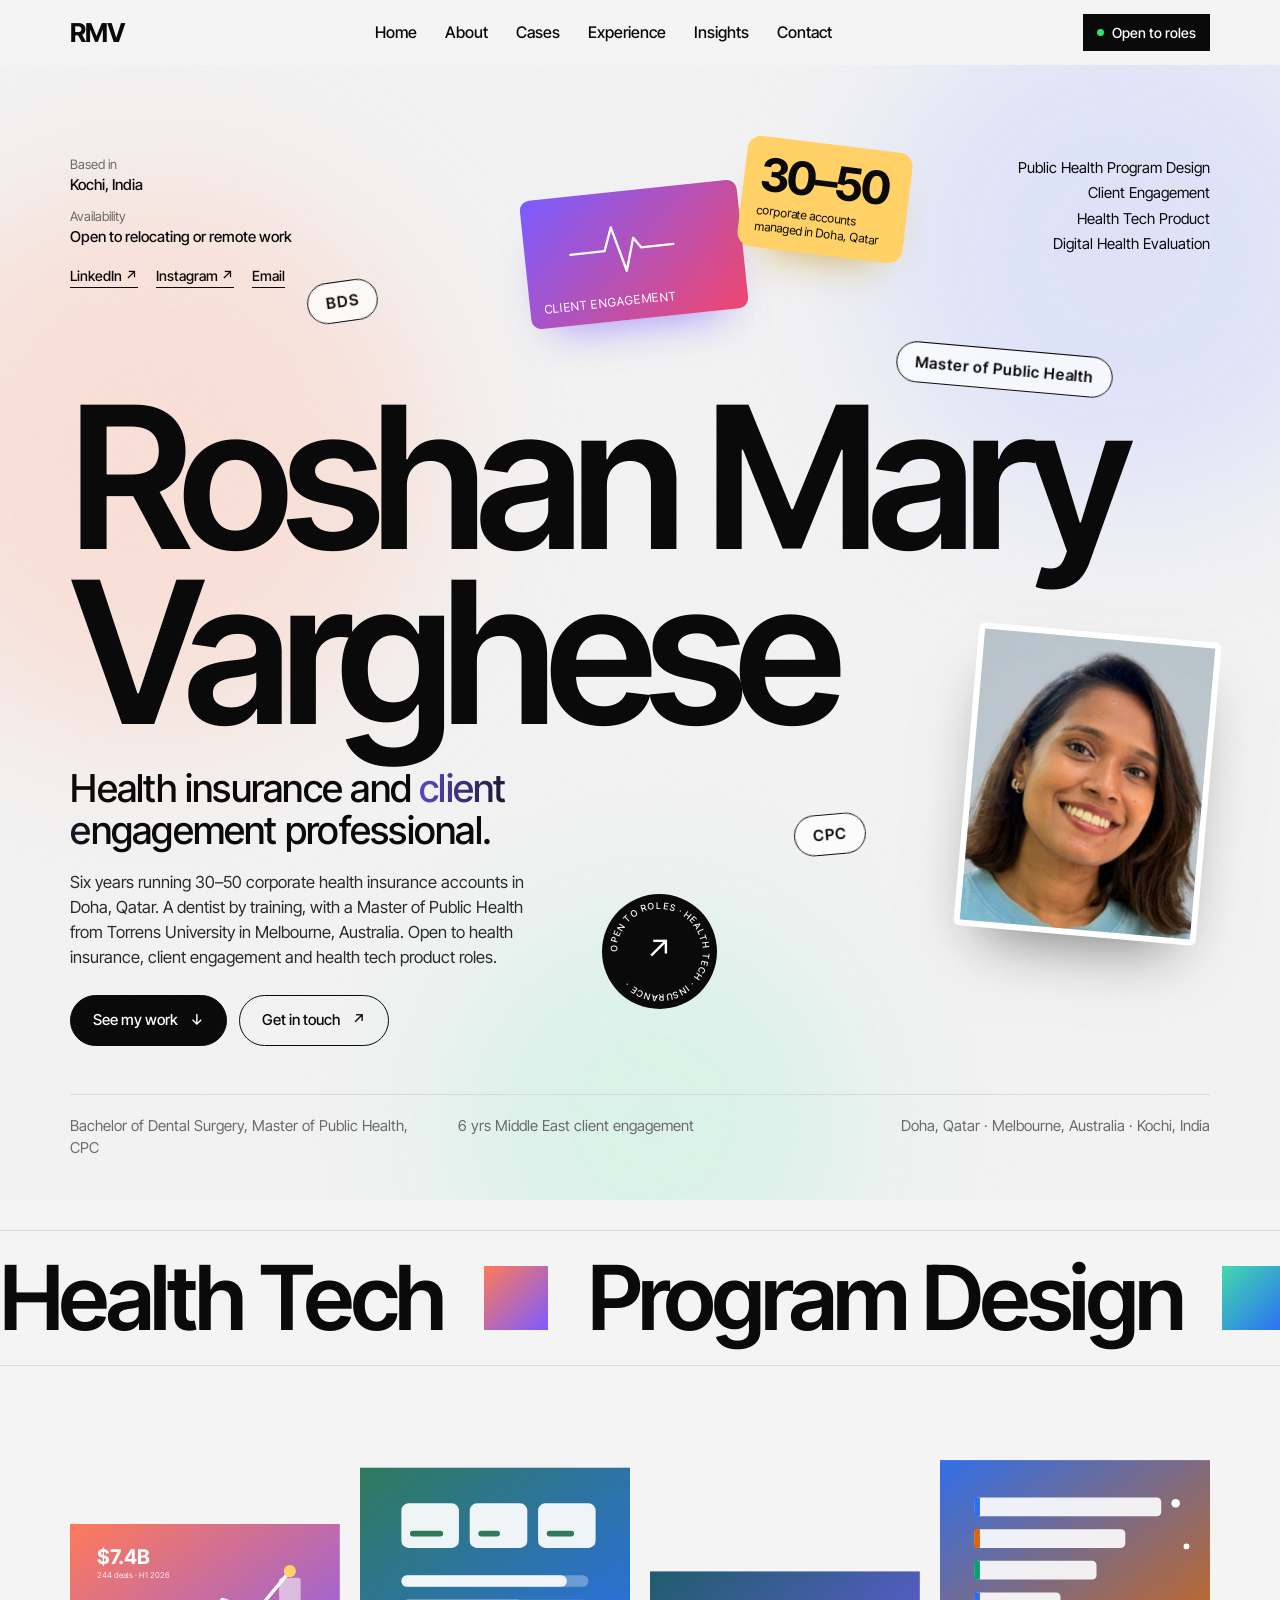
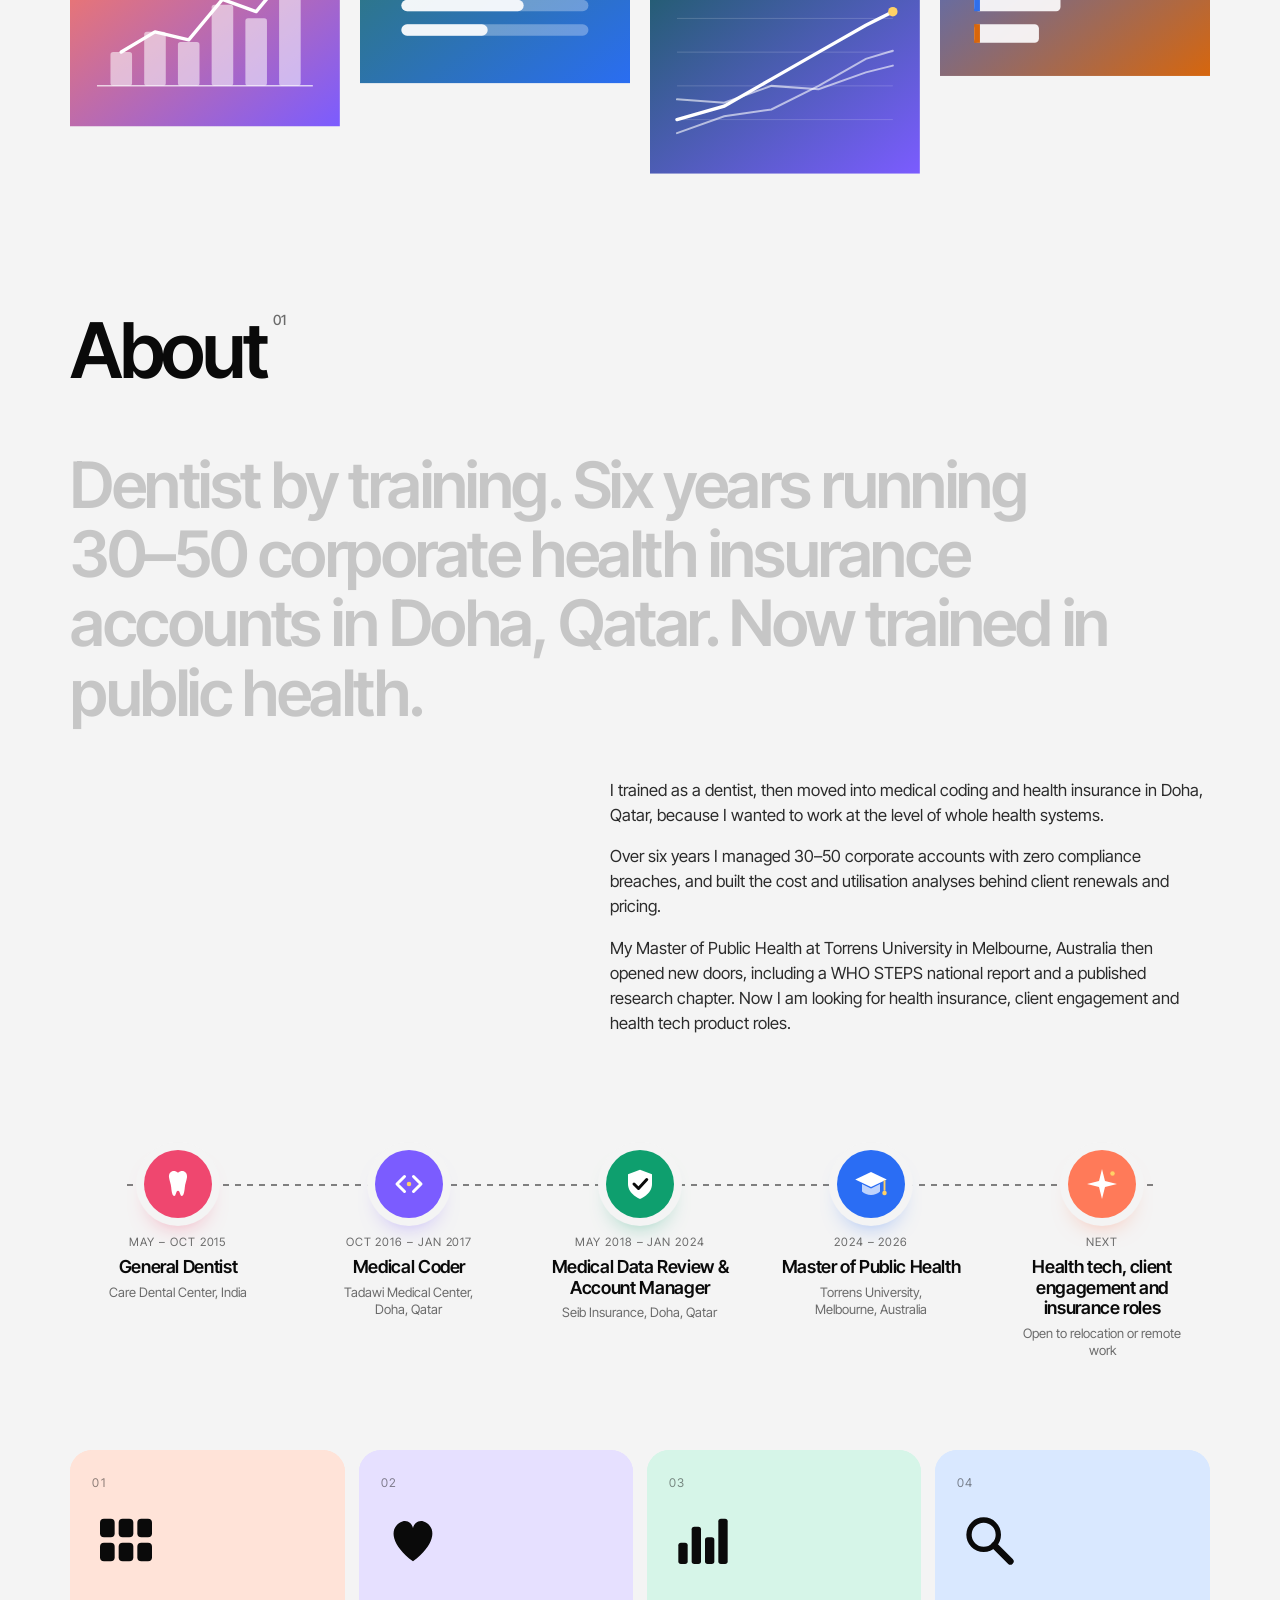
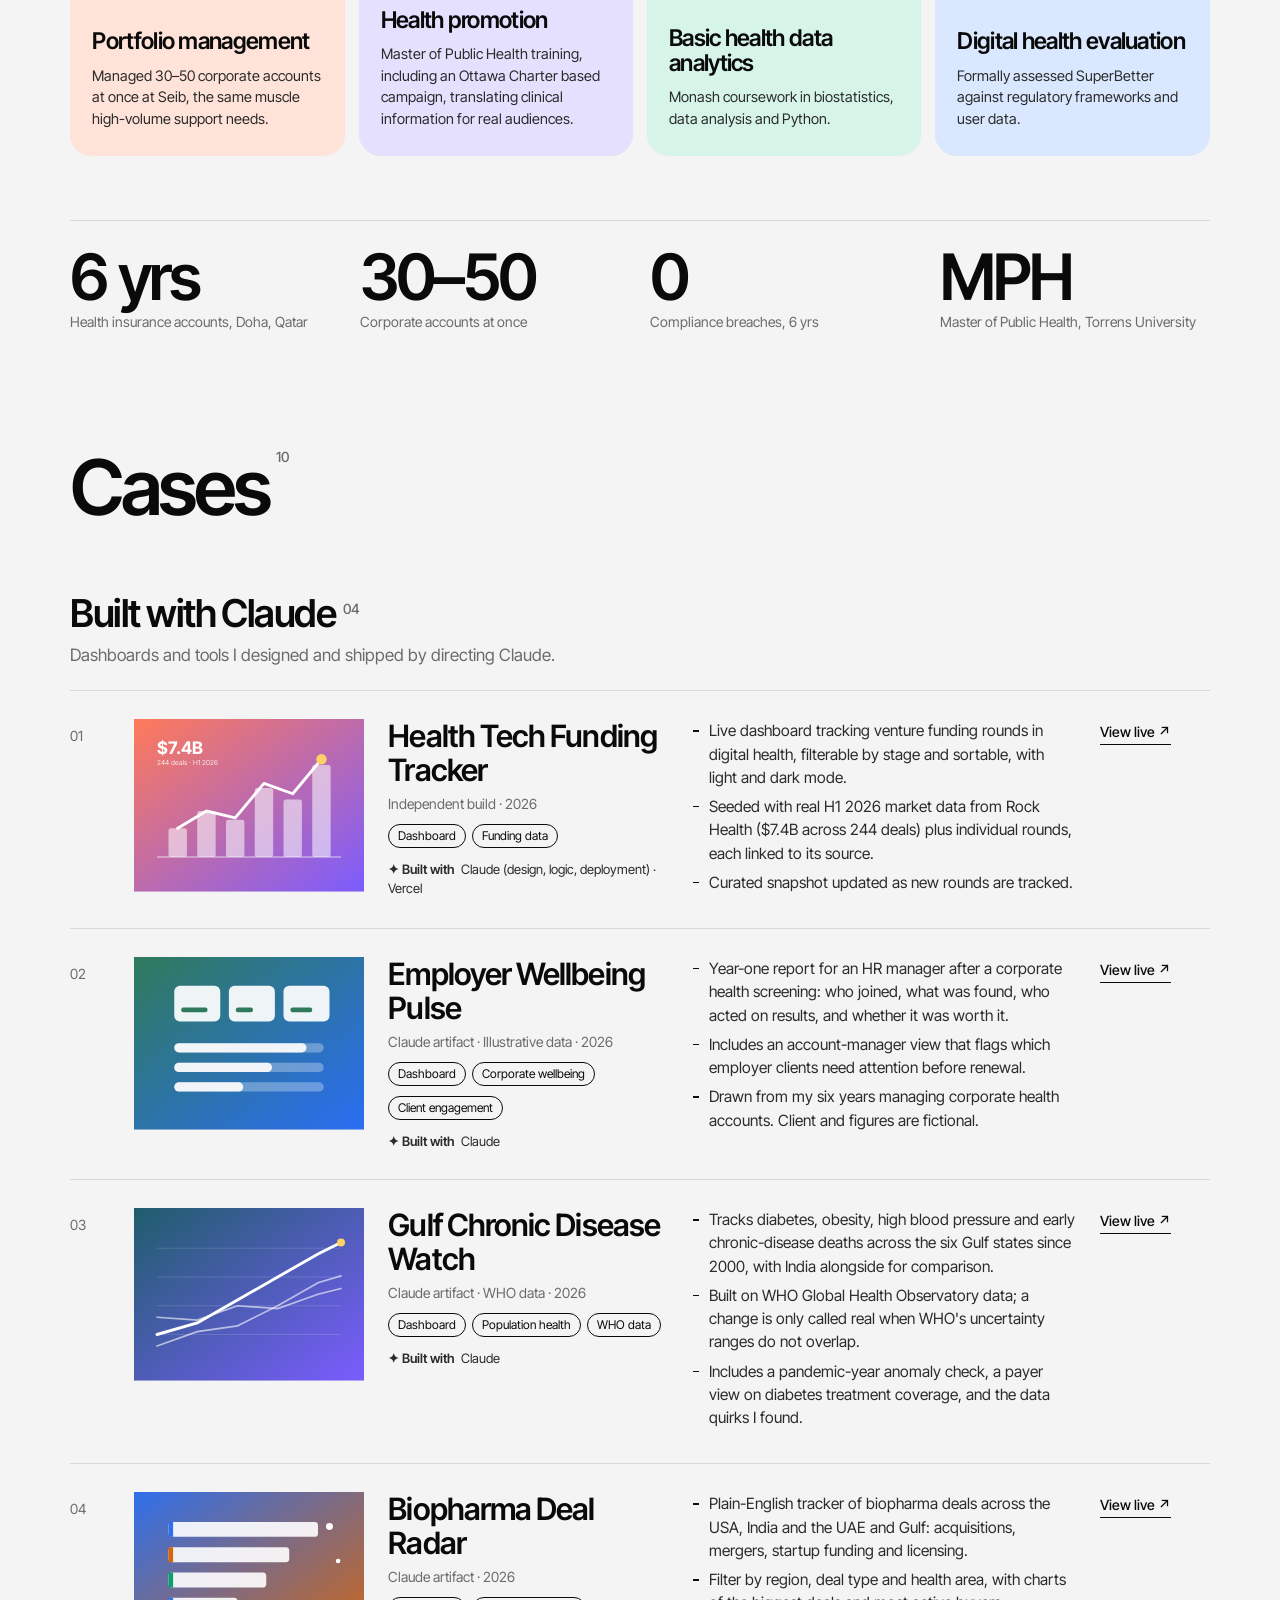
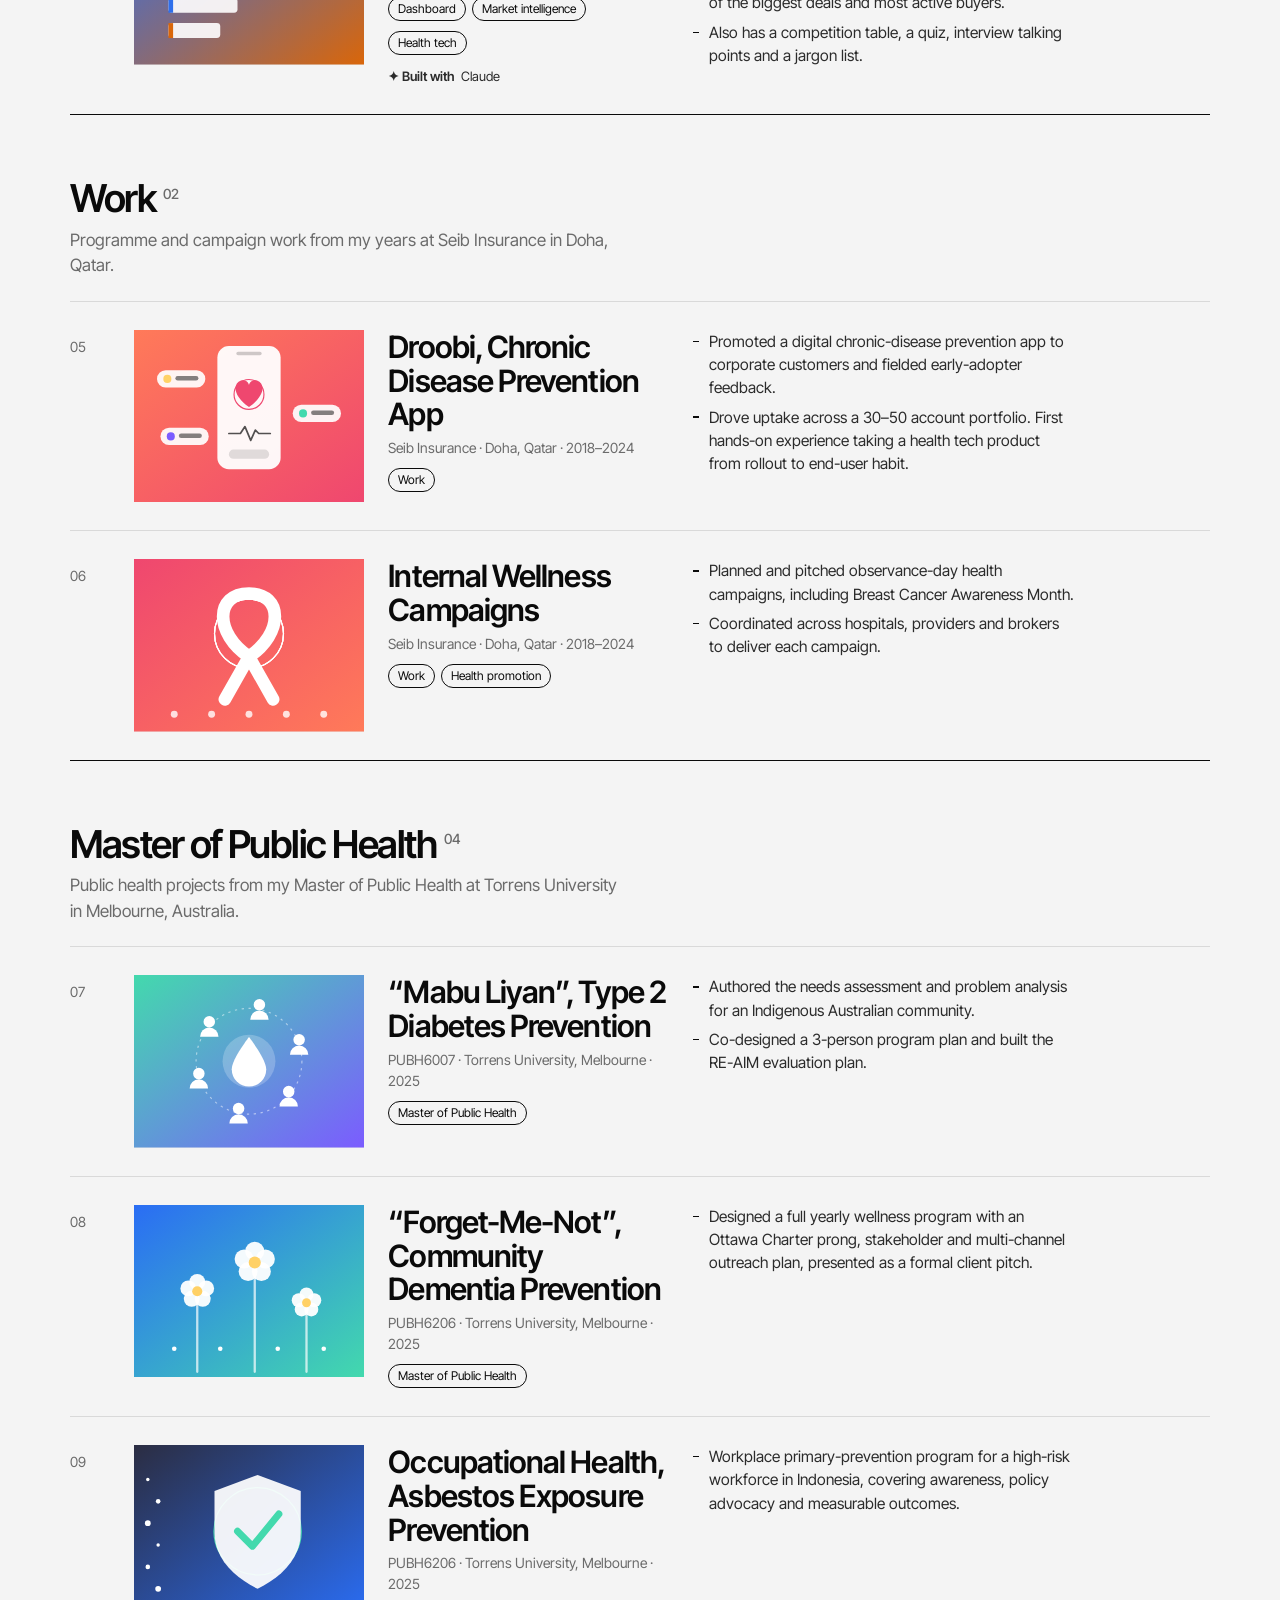
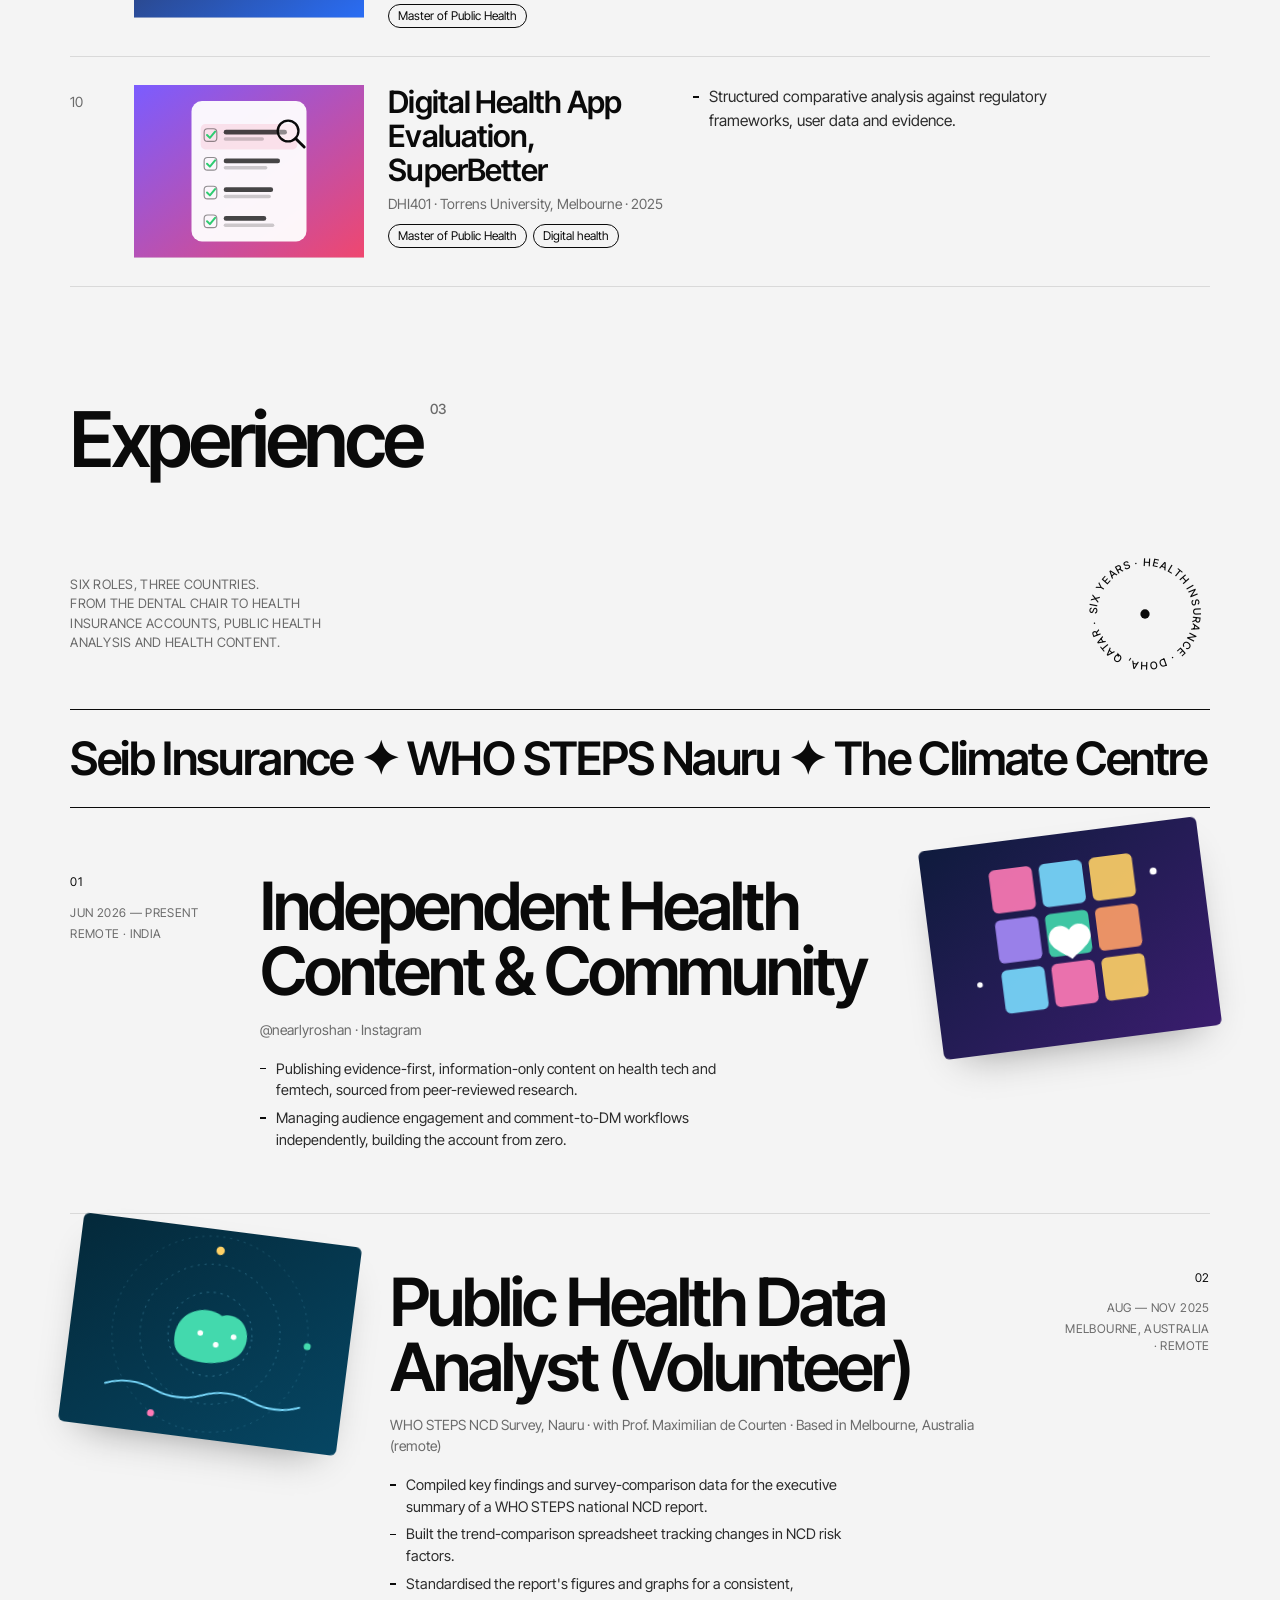
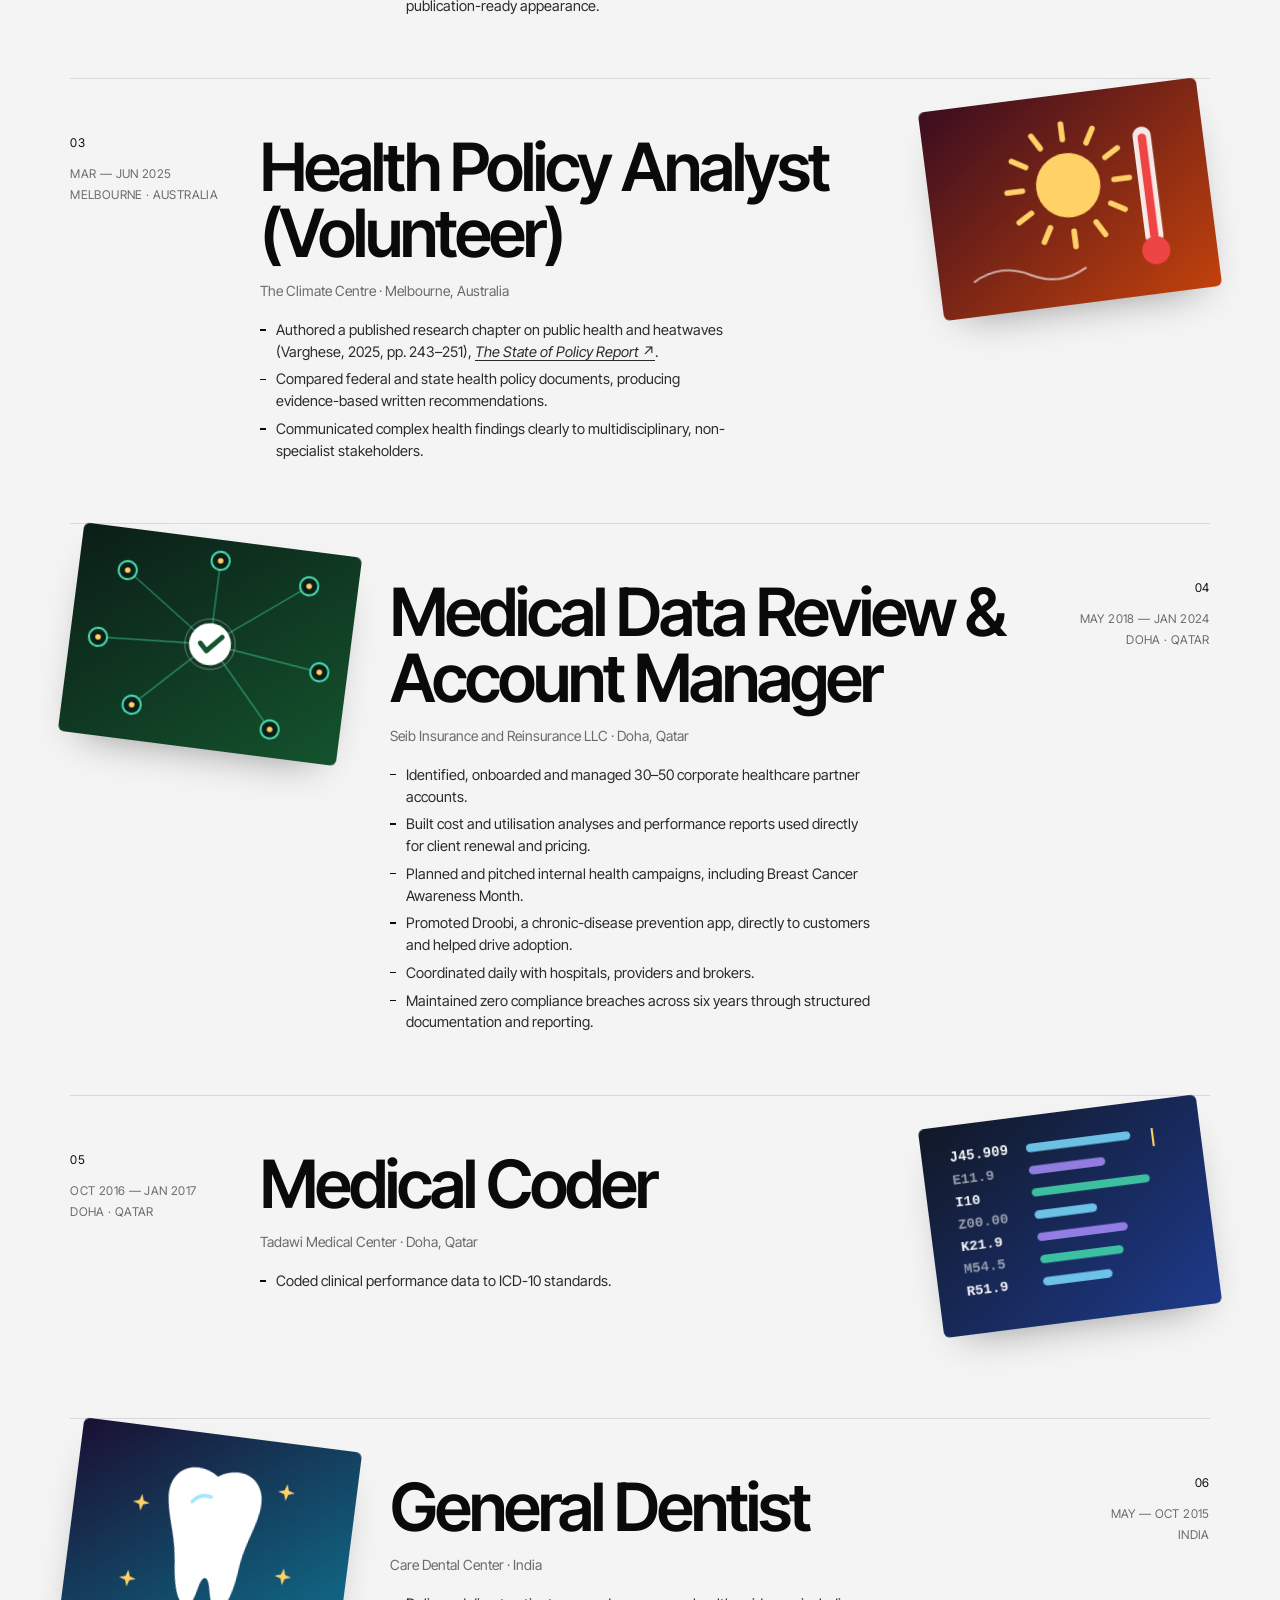
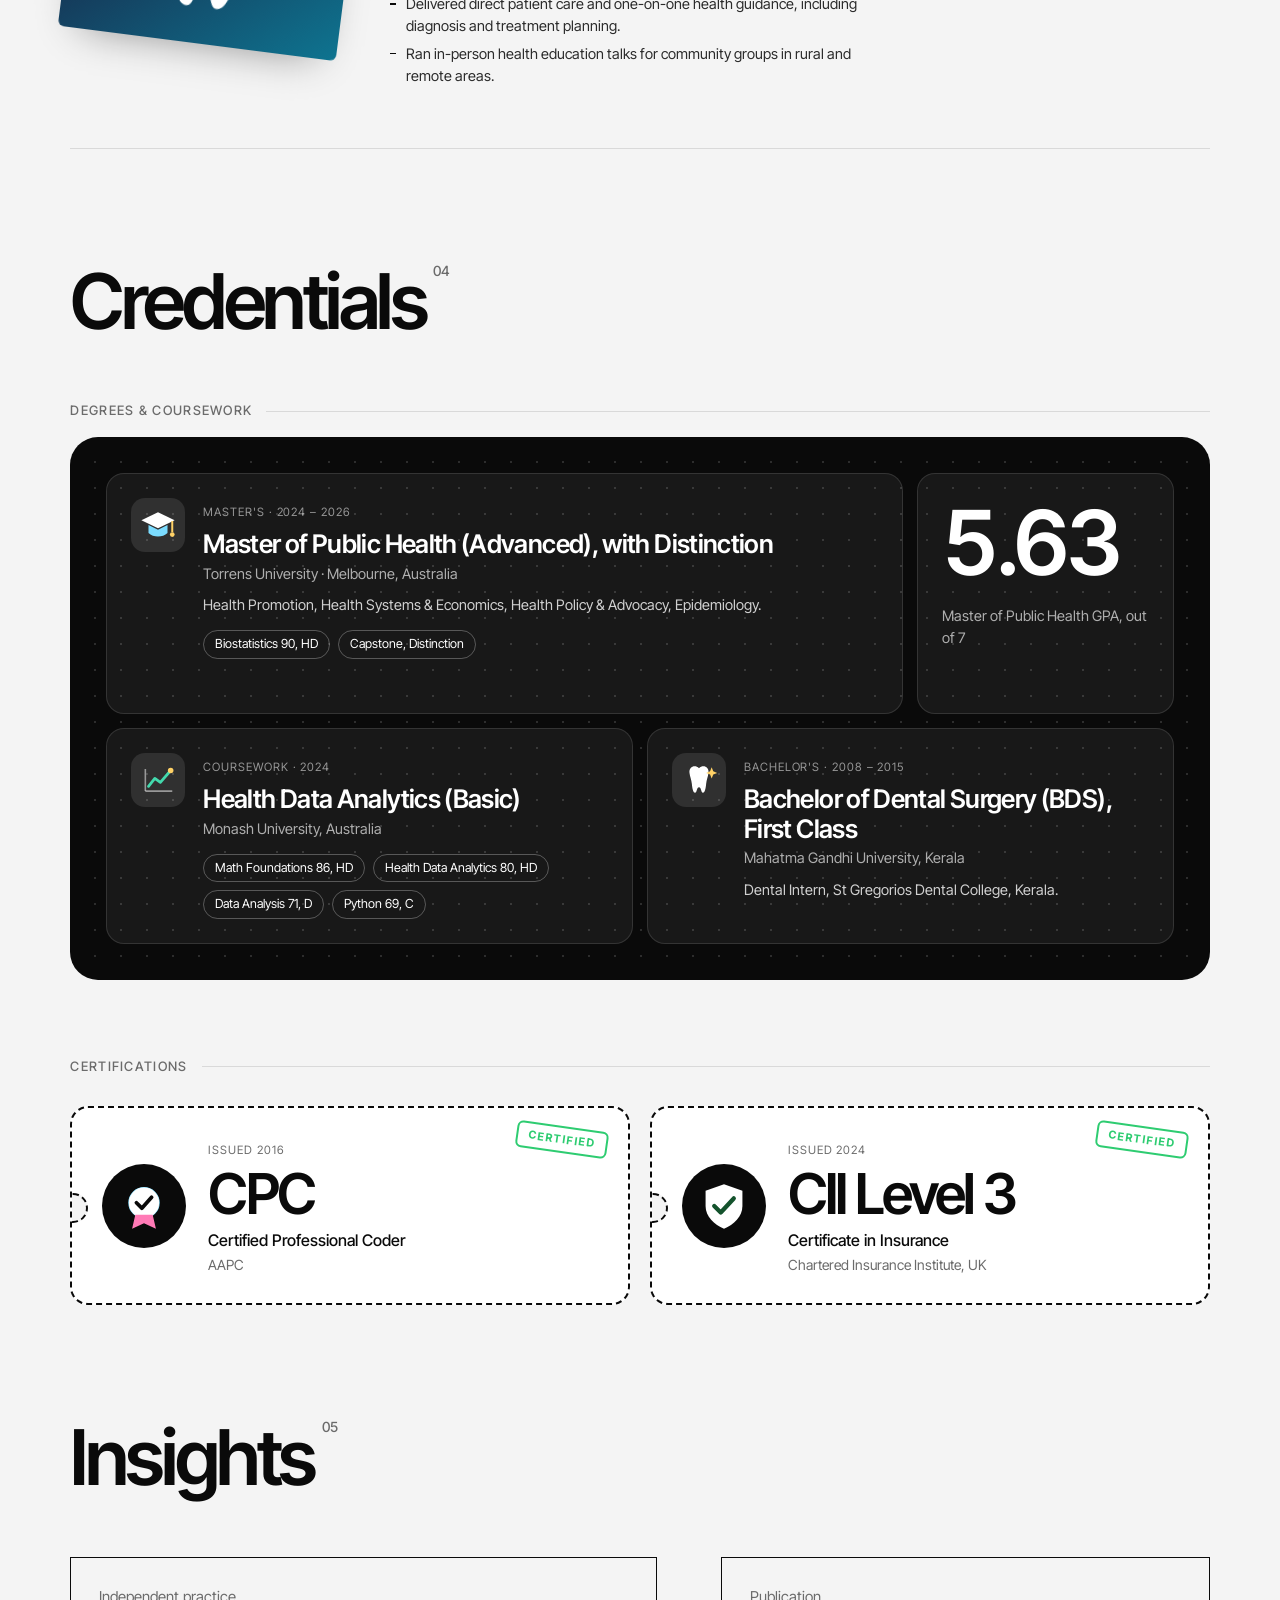
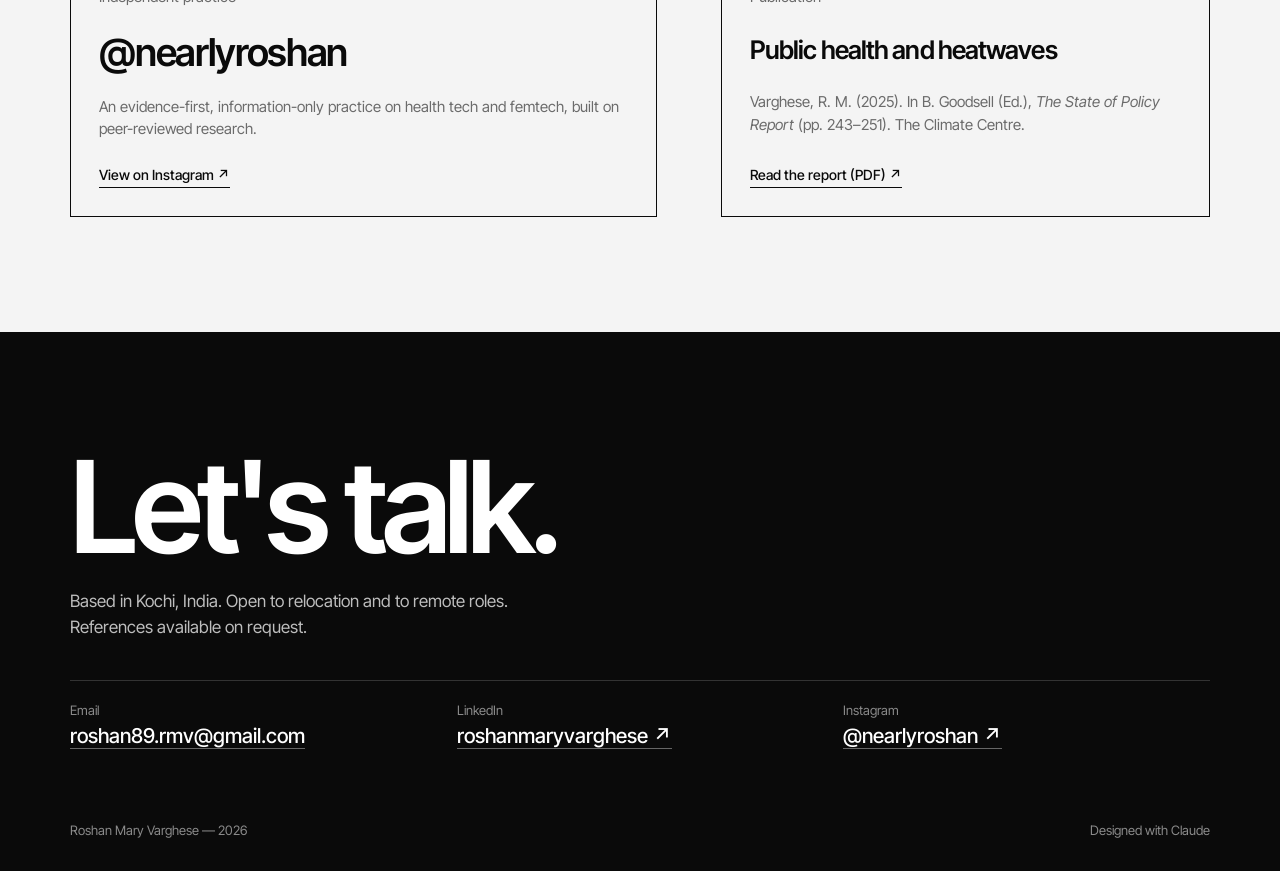
<file: index.html>
<!doctype html>
<html lang="en">
<head>
<meta charset="utf-8">
<meta name="viewport" content="width=device-width, initial-scale=1">
<title>Roshan Mary Varghese — Health Insurance &amp; Health Tech</title>
<meta name="description" content="Health insurance and health tech professional. 6 yrs Middle East client engagement (Doha, Qatar) · Bachelor of Dental Surgery, Master of Public Health, CPC · Open to insurance, client engagement and health tech roles.">
<meta name="theme-color" content="#f4f4f4">
<meta property="og:title" content="Roshan Mary Varghese — Health insurance &amp; health tech">
<meta property="og:description" content="6 yrs Middle East client engagement (Doha, Qatar) · Bachelor of Dental Surgery, Master of Public Health, CPC. Open to insurance, client engagement and health tech roles.">
<meta property="og:type" content="website">
<meta name="twitter:card" content="summary_large_image">
<meta property="og:image" content="https://roshanmaryvarghese.vercel.app/img/og-card.jpg?v=2">
<meta property="og:image:width" content="1200">
<meta property="og:image:height" content="630">
<meta property="og:url" content="https://roshanmaryvarghese.vercel.app/">
<link rel="icon" href="data:image/svg+xml,%3Csvg xmlns='http://www.w3.org/2000/svg' viewBox='0 0 64 64'%3E%3Crect width='64' height='64' rx='14' fill='%230a0a0a'/%3E%3Ctext x='32' y='43' font-family='Helvetica,Arial' font-weight='700' font-size='30' text-anchor='middle' fill='white'%3ERMV%3C/text%3E%3C/svg%3E">
<link rel="preconnect" href="https://fonts.googleapis.com">
<link rel="preconnect" href="https://fonts.gstatic.com" crossorigin>
<link href="https://fonts.googleapis.com/css2?family=Inter+Tight:wght@400;500;600;700&display=swap" rel="stylesheet">
<style>
:root{--bg:#f4f4f4;--ink:#0a0a0a;--mute:#6b6b6b;--line:#d9d9d9;--pad:clamp(20px,5.5vw,80px)}
*{box-sizing:border-box;margin:0;padding:0}
html{scroll-behavior:smooth}
body{background:var(--bg);color:var(--ink);font-family:'Inter Tight',Helvetica,Arial,sans-serif;font-size:17px;line-height:1.5;-webkit-font-smoothing:antialiased}
a{color:inherit;text-decoration:none}
ul{list-style:none}
.wrap{padding:0 var(--pad)}

/* nav */
nav{position:sticky;top:0;z-index:20;background:rgba(244,244,244,.92);backdrop-filter:blur(8px);border-bottom:1px solid transparent;transition:border-color .2s}
nav.scrolled{border-color:var(--line)}
.nav-in{display:flex;align-items:center;justify-content:space-between;gap:24px;height:64px}
.logo{font-weight:700;font-size:26px;letter-spacing:-.04em}
.links{display:flex;gap:28px;font-weight:500;font-size:16px}
.links a{position:relative}
.links a::after{content:"";position:absolute;left:0;bottom:-3px;height:1.5px;width:0;background:var(--ink);transition:width .25s}
.links a:hover::after{width:100%}
.badge{background:var(--ink);color:#fff;font-size:14px;font-weight:500;padding:8px 14px;display:inline-flex;align-items:center;gap:8px;white-space:nowrap}
.dot{width:7px;height:7px;border-radius:50%;background:#2ee66b;display:inline-block}

/* hero */
.hero{padding:clamp(40px,7vw,90px) var(--pad) 40px;position:relative;overflow:hidden}
.hero-top{display:grid;grid-template-columns:1fr 1fr;gap:24px;font-size:15px}
.meta small{display:block;color:var(--mute);font-size:13px}
.meta b{font-weight:500}
.tags{text-align:right;color:var(--ink);font-size:15px;line-height:1.7}
.name{font-weight:600;letter-spacing:-.055em;line-height:.88;font-size:clamp(64px,15.5vw,260px);margin:clamp(40px,8vw,110px) 0 0}
.name>span{display:block}
.role{display:flex;align-items:flex-end;justify-content:space-between;gap:24px;flex-wrap:wrap;margin-top:28px}
.role h2{font-size:clamp(22px,3vw,40px);font-weight:500;letter-spacing:-.02em;line-height:1.1;max-width:14ch}
.portrait{width:clamp(120px,17vw,260px);aspect-ratio:1;background:var(--ink);color:#fff;display:flex;align-items:center;justify-content:center;font-weight:600;font-size:clamp(28px,4vw,52px);letter-spacing:-.04em;overflow:hidden}
.portrait img{width:100%;height:100%;object-fit:cover;display:block}
.hero-foot{display:grid;grid-template-columns:repeat(3,1fr);gap:24px;margin-top:48px;padding-top:20px;border-top:1px solid var(--line);font-size:15px;color:var(--mute)}
.hero-foot .r{text-align:right}

/* marquee */
.marquee{overflow:hidden;border-block:1px solid var(--line);padding:22px 0;margin:30px 0 0}
.track{display:flex;gap:40px;width:max-content;animation:slide 38s linear infinite;align-items:center}
.track span{font-size:clamp(40px,7vw,104px);font-weight:600;letter-spacing:-.04em;line-height:1;white-space:nowrap}
.chip{width:clamp(40px,5vw,72px);height:clamp(40px,5vw,72px);flex:none}
.c1{background:linear-gradient(135deg,#ff7a59,#7b5cff)}
.c2{background:linear-gradient(135deg,#43d9ad,#2a6df4)}
.c3{background:linear-gradient(135deg,#ffd166,#ef476f)}
.c4{background:linear-gradient(135deg,#a0c4ff,#bdb2ff)}
@keyframes slide{to{transform:translateX(-50%)}}
@media (prefers-reduced-motion:reduce){.track{animation:none}}

/* sections */
section{padding:clamp(60px,9vw,130px) 0}
.sec-head{display:flex;align-items:flex-start;justify-content:space-between;gap:20px;margin-bottom:clamp(30px,5vw,60px)}
.sec-head h2{font-size:clamp(36px,6vw,84px);font-weight:600;letter-spacing:-.045em;line-height:1}
.sec-head sup{font-size:14px;font-weight:500;letter-spacing:0;vertical-align:top;margin-left:8px;color:var(--mute)}
.uline{border-bottom:1.5px solid var(--ink);padding-bottom:3px;font-weight:500;white-space:nowrap}

/* about */
.about{display:grid;grid-template-columns:1fr 1.4fr;gap:clamp(24px,6vw,100px)}
.about .lead{font-size:clamp(22px,2.6vw,36px);line-height:1.2;letter-spacing:-.02em;font-weight:500}
.stats{display:grid;grid-template-columns:repeat(4,1fr);gap:20px;margin-top:clamp(36px,5vw,70px);border-top:1px solid var(--line);padding-top:24px}
.stat b{display:block;font-size:clamp(34px,5vw,68px);font-weight:600;letter-spacing:-.045em;line-height:1}
.stat span{color:var(--mute);font-size:14px}
.skills{display:grid;grid-template-columns:1fr 1fr;gap:0 40px;margin-top:20px}
.skill{padding:16px 0;border-top:1px solid var(--line)}
.skill b{font-weight:600;display:block}
.skill p{color:var(--mute);font-size:15px}

/* cases */
.case{display:grid;grid-template-columns:40px 230px 1.1fr 1.5fr auto;gap:24px;padding:28px 0;border-top:1px solid var(--line);align-items:start;transition:padding .25s,opacity .7s,transform .7s,filter .7s}
.case:last-child{border-bottom:1px solid var(--line)}
.case:hover{padding-left:12px}
.case .n{color:var(--mute);font-size:14px;padding-top:6px}
.case h3{font-size:clamp(22px,2.4vw,34px);font-weight:600;letter-spacing:-.03em;line-height:1.1}
.case .by{color:var(--mute);font-size:14px;margin-top:6px}
.case ul{font-size:15.5px;color:#2b2b2b}
.case li{padding:0 0 6px 16px;position:relative}
.case li::before{content:"";position:absolute;left:0;top:.7em;width:6px;height:1.5px;background:var(--ink)}
.go{font-size:14px;font-weight:500;white-space:nowrap;display:inline-flex;gap:6px;border-bottom:1.5px solid var(--ink);padding-bottom:2px}
.soon{font-size:13px;color:var(--mute);white-space:nowrap}
.pill{display:inline-block;font-size:12px;border:1px solid var(--ink);padding:2px 9px;border-radius:99px;margin:10px 6px 0 0}

/* experience */
.row{display:grid;grid-template-columns:200px 1fr;gap:24px;padding:28px 0;border-top:1px solid var(--line)}
.row:last-child{border-bottom:1px solid var(--line)}
.when{color:var(--mute);font-size:15px}
.row h3{font-size:clamp(20px,2.2vw,28px);font-weight:600;letter-spacing:-.025em;line-height:1.15}
.org{color:var(--mute);font-size:15px;margin:4px 0 12px}
.row ul{font-size:15.5px}
.row li{padding:0 0 6px 16px;position:relative}
.row li::before{content:"";position:absolute;left:0;top:.7em;width:6px;height:1.5px;background:var(--ink)}
.row li i{font-style:italic}

/* education */
.edu{display:grid;grid-template-columns:1fr 1fr;gap:0 clamp(24px,5vw,80px)}
.edu .row{grid-template-columns:1fr}
.grades{display:flex;flex-wrap:wrap;gap:8px;margin-top:10px}
.grades span{font-size:13px;background:#e8e8e8;padding:4px 10px}
.certs{margin-top:30px}

/* insights */
.ins{display:grid;grid-template-columns:1.2fr 1fr;gap:clamp(24px,5vw,80px)}
.card{border:1px solid var(--ink);padding:28px;display:flex;flex-direction:column;gap:14px;justify-content:space-between;min-height:260px;transition:background .25s,color .25s,transform .2s ease-out}
.card:hover{background:var(--ink);color:#fff}
.card:hover .mute{color:#aaa}
.card h3{font-size:clamp(26px,3vw,44px);font-weight:600;letter-spacing:-.035em;line-height:1.05}
.mute{color:var(--mute);font-size:15px}

/* contact */
.contact{background:var(--ink);color:#fff;padding:clamp(60px,9vw,130px) 0 30px}
.contact h2{font-size:clamp(44px,10vw,170px);font-weight:600;letter-spacing:-.05em;line-height:.92}
.contact .lead{color:#bdbdbd;margin:24px 0 40px;max-width:46ch}
.clinks{display:grid;grid-template-columns:repeat(3,1fr);gap:20px;border-top:1px solid #333;padding-top:20px}
.clinks small{color:#8a8a8a;display:block;font-size:13px}
.clinks a{font-size:clamp(16px,1.6vw,22px);font-weight:500;border-bottom:1px solid #666}
.clinks a:hover{border-color:#fff}
footer{display:flex;justify-content:space-between;gap:16px;flex-wrap:wrap;margin-top:70px;color:#8a8a8a;font-size:13px}

@media (max-width:860px){
  .links{display:none}
  .hero-top,.about,.ins,.edu{grid-template-columns:1fr}
  .tags{text-align:left}
  .stats{grid-template-columns:repeat(2,1fr)}
  .skills{grid-template-columns:1fr}
  .case{grid-template-columns:1fr;gap:10px}
  .row{grid-template-columns:1fr;gap:6px}
  .hero-foot,.clinks{grid-template-columns:1fr}
  .hero-foot .r{text-align:left}
}

/* thumbs + gallery */
.thumb{width:100%;aspect-ratio:4/3;overflow:hidden;background:#e8e8e8}
.thumb svg,.gallery svg{display:block;width:100%;height:100%}
.case:hover .thumb svg{transform:scale(1.05)}
.thumb svg{transition:transform .5s}
.ai{margin-top:12px;font-size:13px;color:#2b2b2b}
.ai b{font-weight:600;margin-right:6px}
.note{font-size:13px;color:var(--mute);margin-top:6px}
section.wrap{padding-bottom:clamp(60px,9vw,130px)}

/* gallery + motion */
.gallery{display:flex;gap:20px;align-items:flex-start;padding:clamp(40px,6vw,80px) var(--pad) 40px}
.gallery .g{flex:1;min-width:0;transition:opacity .8s,transform .8s,filter .8s}
.gallery .g:nth-child(1){aspect-ratio:4/3}
.gallery .g:nth-child(2){aspect-ratio:5/4;margin-top:80px}
.gallery .g:nth-child(3){aspect-ratio:4/3;margin-top:20px}
.gallery .g:nth-child(4){aspect-ratio:5/4;margin-top:100px}
.gi{width:100%;height:100%;overflow:hidden;animation:floaty 7s ease-in-out infinite alternate}
.gi svg{display:block;width:100%;height:100%}
.grp{padding:64px 0 22px;border-top:1px solid var(--ink)}.grp:first-child{padding-top:8px;border-top:0}.grp h3{font-size:clamp(30px,4.6vw,64px);font-weight:600;letter-spacing:-.04em;line-height:1}.grp h3 sup{font-size:14px;font-weight:500;color:var(--mute);margin-left:8px;letter-spacing:0}.grp p{color:var(--mute);margin-top:10px;max-width:56ch}


/* experience, editorial */
.xhead{display:flex;justify-content:space-between;align-items:center;gap:30px;padding:10px 0 30px}
.xcap{font-size:13px;line-height:1.5;color:var(--mute);max-width:34ch;text-transform:uppercase;letter-spacing:.02em}
.spin{width:130px;height:130px;flex:none;animation:spinr 18s linear infinite;color:var(--ink)}
.spin text{font-size:11.5px;letter-spacing:.14em;fill:currentColor;font-weight:500}
@keyframes orb{to{transform:rotate(360deg)}}
@keyframes rise{0%{transform:scaleY(.1)}60%,100%{transform:scaleY(1)}}
@keyframes flick{0%,100%{opacity:.25}50%{opacity:1}}
@keyframes travel{0%{offset-distance:0%;opacity:0}15%,85%{opacity:1}100%{offset-distance:100%;opacity:0}}
@keyframes spinr{to{transform:rotate(360deg)}}
.xmq{overflow:hidden;border-block:1px solid var(--ink);padding:14px 0;margin-bottom:10px;white-space:nowrap}
.xtrack{display:inline-flex;animation:xmq 30s linear infinite}
.xtrack span{font-size:clamp(26px,3.6vw,52px);font-weight:600;letter-spacing:-.035em;padding-right:.6em}
@keyframes xmq{to{transform:translateX(-50%)}}
.xr{display:grid;grid-template-columns:150px 1fr 280px;gap:40px;padding:56px 0;border-bottom:1px solid var(--line);align-items:start;position:relative}
.xr.alt{grid-template-columns:280px 1fr 150px}
.xr.alt .xi{order:-1}.xr.alt .xmeta{order:3;text-align:right;align-items:flex-end}
.xmeta{display:flex;flex-direction:column;gap:4px;font-size:12px;line-height:1.4;color:var(--mute);text-transform:uppercase;letter-spacing:.03em}
.xmeta .xn{color:var(--ink);font-size:12px;margin-bottom:10px}
.xmain h3{font-size:clamp(34px,5.2vw,78px);font-weight:600;letter-spacing:-.045em;line-height:.98;transition:transform .5s cubic-bezier(.2,.8,.2,1),letter-spacing .5s}
.xr:hover .xmain h3{transform:translateX(10px);letter-spacing:-.05em}
.xmain .org{margin:14px 0 18px;font-size:14px}
.xmain ul{font-size:14.5px;color:#2b2b2b;max-width:60ch}
.xmain li{padding:0 0 6px 16px;position:relative;opacity:0;transform:translateY(10px);transition:opacity .6s,transform .6s}
.xmain li::before{content:"";position:absolute;left:0;top:.7em;width:6px;height:1.5px;background:var(--ink)}
.xr.in li{opacity:1;transform:none;transition-delay:calc(.3s + var(--i,0)*.09s)}
.xi{aspect-ratio:4/3;border-radius:6px;overflow:hidden;will-change:transform;transition:box-shadow .4s;box-shadow:0 18px 40px -22px rgba(0,0,0,.45)}
.xi svg{width:100%;height:100%;display:block}
.xr:hover .xi{box-shadow:0 30px 60px -24px rgba(0,0,0,.55)}
@media (max-width:900px){.xr,.xr.alt{grid-template-columns:1fr;gap:18px;padding:40px 0}.xr.alt .xi,.xr.alt .xmeta{order:0;text-align:left;align-items:flex-start}.xi{max-width:320px}.xmeta{flex-direction:row;flex-wrap:wrap;gap:6px 14px}.spin{width:96px;height:96px}}
@media (prefers-reduced-motion:reduce){.spin,.xtrack{animation:none}.xmain li{opacity:1;transform:none}}

/* credentials, dark bento */
.cred{position:relative;background:#0a0a0a;color:#fff;border-radius:28px;padding:clamp(18px,3vw,36px);display:grid;grid-template-columns:repeat(4,1fr);gap:14px;overflow:hidden;isolation:isolate}
.cdots{position:absolute;inset:-40px;z-index:-1;background-image:radial-gradient(rgba(255,255,255,.14) 1.2px,transparent 1.4px);background-size:26px 26px;animation:dotsm 14s linear infinite}
@keyframes dotsm{to{background-position:26px 26px}}
.cc{--mx:50%;--my:50%;position:relative;grid-column:span 2;display:flex;gap:18px;align-items:flex-start;background:rgba(255,255,255,.06);border:1px solid rgba(255,255,255,.12);border-radius:18px;padding:24px;transition:transform .4s cubic-bezier(.2,.8,.2,1),border-color .3s,background .3s;overflow:hidden}
.cc::before{content:"";position:absolute;inset:0;background:radial-gradient(260px circle at var(--mx) var(--my),rgba(255,255,255,.16),transparent 60%);opacity:0;transition:opacity .3s;pointer-events:none}
.cc:hover{transform:translateY(-6px);border-color:rgba(255,255,255,.4)}
.cc:hover::before{opacity:1}
.cc.c-wide{grid-column:span 3}.cc.c-stat{grid-column:span 1;flex-direction:column;justify-content:center}
.cc .ico{flex:none;width:54px;height:54px;border-radius:14px;background:rgba(255,255,255,.1);display:grid;place-items:center;padding:8px;transition:transform .5s cubic-bezier(.3,1.6,.5,1)}
.cc:hover .ico{transform:rotate(-8deg) scale(1.12)}
.cc .ico svg{width:100%;height:100%}
.cc .ck{font-size:11.5px;letter-spacing:.08em;text-transform:uppercase;color:rgba(255,255,255,.55)}
.cc h3{font-size:clamp(19px,2vw,26px);font-weight:600;letter-spacing:-.025em;line-height:1.15;margin:6px 0 4px}
.cc .co{color:rgba(255,255,255,.65);font-size:14.5px}
.cc p{font-size:14.5px;color:rgba(255,255,255,.8);margin-top:10px}
.cc .chips{display:flex;flex-wrap:wrap;gap:8px;margin-top:14px}
.cc .chips span{font-size:12.5px;border:1px solid rgba(255,255,255,.28);border-radius:99px;padding:4px 11px;opacity:0;transform:translateY(8px) scale(.9);transition:opacity .5s,transform .5s cubic-bezier(.3,1.5,.5,1)}
.cc.in .chips span{opacity:1;transform:none;transition-delay:calc(.35s + var(--i)*.1s)}
.c-stat .big{font-size:clamp(54px,7vw,92px);font-weight:600;letter-spacing:-.05em;line-height:1;font-variant-numeric:tabular-nums}
.c-stat .bar{height:6px;border-radius:6px;background:rgba(255,255,255,.15);margin-top:16px;overflow:hidden}
.c-stat .bar i{display:block;height:100%;width:88%;background:linear-gradient(90deg,#7bdcff,#43d9ad,#ffd166);transform-origin:left;transform:scaleX(0);transition:transform 1.6s cubic-bezier(.2,.8,.2,1) .3s}
.c-stat.in .bar i{transform:none}
@media (max-width:900px){.cred{grid-template-columns:1fr}.cc,.cc.c-wide,.cc.c-stat{grid-column:auto}}
@media (prefers-reduced-motion:reduce){.cdots{animation:none}.cc .chips span{opacity:1;transform:none}.c-stat .bar i{transform:none}}

.sub{font-size:13px;letter-spacing:.1em;text-transform:uppercase;font-weight:500;color:var(--mute);margin:0 0 16px;display:flex;align-items:center;gap:14px}
.sub::after{content:"";flex:1;height:1px;background:var(--line)}
.certs{display:grid;grid-template-columns:1fr 1fr;gap:20px}
.cert{position:relative;display:flex;gap:22px;align-items:center;background:#fff;border:2px dashed var(--ink);border-radius:18px;padding:28px 30px;transition:transform .45s cubic-bezier(.2,.8,.2,1),box-shadow .45s;overflow:hidden}
.cert::before{content:"";position:absolute;left:-14px;top:50%;width:26px;height:26px;margin-top:-13px;border-radius:50%;background:var(--bg);border:2px dashed var(--ink)}
.cert:hover{transform:rotate(-1.2deg) translateY(-6px);box-shadow:0 24px 40px -24px rgba(0,0,0,.4)}
.cert .seal{flex:none;width:84px;height:84px;border-radius:50%;background:#0a0a0a;display:grid;place-items:center;padding:16px;animation:floaty 3.4s ease-in-out infinite alternate}
.cert .seal svg{width:100%;height:100%}
.cert .ck{font-size:11.5px;letter-spacing:.08em;text-transform:uppercase;color:var(--mute)}
.cert h3{font-size:clamp(34px,4.4vw,60px);font-weight:600;letter-spacing:-.05em;line-height:1;margin:4px 0 6px}
.cert .cn{font-size:16px;font-weight:500}
.cert .co{font-size:14px;color:var(--mute);margin-top:2px}
.cert .stamp{position:absolute;right:20px;top:18px;border:2px solid #2ecc71;color:#2ecc71;border-radius:6px;padding:3px 10px;font-size:11px;letter-spacing:.14em;text-transform:uppercase;font-weight:700;transform:rotate(8deg) scale(1.6);opacity:0;transition:transform .5s cubic-bezier(.3,1.6,.5,1) .6s,opacity .3s .6s}
.cert.in .stamp{transform:rotate(8deg);opacity:1}
@media (max-width:900px){.certs{grid-template-columns:1fr}.cert .stamp{display:none}}
@media (prefers-reduced-motion:reduce){.cert .seal{animation:none}.cert .stamp{opacity:1;transform:rotate(8deg)}}

/* hero v2 */
.hero{isolation:isolate}
.hero>*:not(.bg):not(.collage){position:relative;z-index:2}
.bg{position:absolute;inset:0;z-index:0;pointer-events:none;overflow:hidden}
.bg::after{content:"";position:absolute;inset:0;opacity:.07;mix-blend-mode:multiply;background-image:url("data:image/svg+xml,%3Csvg xmlns='http://www.w3.org/2000/svg' width='160' height='160'%3E%3Cfilter id='n'%3E%3CfeTurbulence type='fractalNoise' baseFrequency='.9' numOctaves='2'/%3E%3C/filter%3E%3Crect width='160' height='160' filter='url(%23n)'/%3E%3C/svg%3E");animation:grain 1.2s steps(6) infinite}
@keyframes grain{0%{transform:translate(0,0)}20%{transform:translate(-3%,2%)}40%{transform:translate(2%,-3%)}60%{transform:translate(-2%,-1%)}80%{transform:translate(3%,3%)}100%{transform:translate(0,0)}}
.bg i{position:absolute;border-radius:50%;filter:blur(70px);opacity:.55}
.bg .b1{width:44vw;height:44vw;left:-10vw;top:10%;background:#ffd2c2;animation:blob1 16s ease-in-out infinite alternate}
.bg .b2{width:40vw;height:40vw;right:-8vw;top:-6%;background:#cfd8ff;animation:blob1 19s ease-in-out -6s infinite alternate-reverse}
.bg .b3{width:34vw;height:34vw;left:34%;bottom:-12%;background:#c9f4e3;animation:blob1 22s ease-in-out -3s infinite alternate}
@keyframes blob1{to{transform:translate(8vw,6vw) scale(1.18)}}
.collage{position:absolute;inset:0;z-index:1;pointer-events:none}
.fc{position:absolute;translate:0 var(--py,0px);transition:translate .25s ease-out;opacity:0;animation:cin 1s cubic-bezier(.2,.9,.3,1.2) forwards}
.fc .fi{animation:fl 6s ease-in-out infinite alternate;display:block}
@keyframes cin{from{opacity:0;scale:.6;transform:translateY(40px)}to{opacity:1;scale:1;transform:none}}
@keyframes fl{from{transform:translateY(-8px) rotate(-1.2deg)}to{transform:translateY(10px) rotate(1.2deg)}}
.fc-p{right:var(--pad);top:50%;width:clamp(130px,19vw,270px);rotate:5deg;animation-delay:.9s}
.fc-p .fi{aspect-ratio:4/5;border-radius:6px;overflow:hidden;box-shadow:0 30px 60px -28px rgba(0,0,0,.55);border:6px solid #fff;background:#fff}
.fc-p img{width:100%;height:100%;object-fit:cover;display:block}
.fc-e{left:41%;top:11%;width:clamp(150px,17vw,240px);rotate:-6deg;animation-delay:1.1s}
.fc-e .fi{aspect-ratio:11/6.5;border-radius:10px;background:linear-gradient(135deg,#7b5cff,#ef476f);position:relative;box-shadow:0 24px 44px -24px rgba(123,92,255,.7);animation-delay:-2s}
.fc-e svg{position:absolute;inset:14% 6% 28%;width:88%;height:58%}
.fc-e span{position:absolute;left:14px;bottom:10px;color:#fff;font-size:12px;letter-spacing:.06em;text-transform:uppercase}
.fc-s{left:58%;top:7%;width:clamp(120px,13vw,190px);rotate:7deg;animation-delay:1.25s}
.fc-s .fi{background:#ffd166;border-radius:14px;padding:14px 16px;box-shadow:0 24px 44px -26px rgba(190,140,0,.7);animation-delay:-4s}
.fc-s b{display:block;font-size:clamp(30px,3.6vw,52px);letter-spacing:-.05em;line-height:1}
.fc-s span{font-size:12px;line-height:1.3;display:block;margin-top:6px}
.fc-r{left:47%;top:73%;width:clamp(86px,9vw,128px);animation-delay:1.4s}
.fc-r .fi{position:relative;aspect-ratio:1;background:#0a0a0a;color:#fff;border-radius:50%;display:grid;place-items:center;animation:none}
.fc-r .spin2{position:absolute;inset:0;width:100%;height:100%;animation:spinr 14s linear infinite}
.fc-r text{font-size:11px;letter-spacing:.13em;fill:#fff;font-weight:500}
.fc-r i{font-style:normal;font-size:clamp(22px,2.4vw,34px)}
.fc-c1,.fc-c2,.fc-c3{font-weight:600;font-size:clamp(13px,1.2vw,16px);letter-spacing:.06em}
.fc-c1 .fi,.fc-c2 .fi,.fc-c3 .fi{border:1.5px solid var(--ink);border-radius:99px;padding:8px 18px;background:rgba(255,255,255,.7);backdrop-filter:blur(4px)}
.fc-c1{left:24%;top:19%;rotate:-8deg;animation-delay:1.5s}.fc-c1 .fi{animation-delay:-1s}
.fc-c2{left:70%;top:25%;rotate:5deg;animation-delay:1.6s}.fc-c2 .fi{animation-delay:-3s}
.fc-c3{left:62%;top:66%;rotate:-5deg;animation-delay:1.7s}.fc-c3 .fi{animation-delay:-5s}
.shine{background:linear-gradient(100deg,#0a0a0a 20%,#ef476f 40%,#7b5cff 55%,#0a0a0a 75%);background-size:250% 100%;-webkit-background-clip:text;background-clip:text;color:transparent;animation:shn 5s ease-in-out infinite alternate}
@keyframes shn{to{background-position:0 0}}
.shine{background-position:100% 0}
.cta{display:flex;gap:12px;margin-top:26px;flex-wrap:wrap}
.btn{display:inline-flex;align-items:center;gap:12px;padding:13px 22px;border-radius:99px;border:1.5px solid var(--ink);font-weight:500;font-size:15px;transition:transform .3s cubic-bezier(.2,.8,.2,1),background .3s,color .3s;will-change:transform}
.btn b{display:inline-block;transition:transform .3s;font-weight:500}
.btn:hover b{transform:translate(3px,3px) rotate(0)}
.btn.dark{background:var(--ink);color:#fff}
.btn:not(.dark):hover{background:var(--ink);color:#fff}
.btn:hover{transform:translateY(-3px)}
@media (max-width:860px){.fc-e,.fc-s,.fc-c1,.fc-c2,.fc-c3,.fc-r{display:none}.fc-p{top:236px;bottom:auto;right:16px;width:30vw}.hero{padding-bottom:40px}}
@media (prefers-reduced-motion:reduce){.fc{animation:none;opacity:1}.fc .fi,.bg i,.bg::after,.shine,.spin2{animation:none}}

/* polish */
section[id],header[id],#contact{scroll-margin-top:72px}
:focus-visible{outline:2px solid #7b5cff;outline-offset:3px;border-radius:2px}
.skip{position:fixed;left:12px;top:-60px;z-index:60;background:var(--ink);color:#fff;padding:10px 16px;border-radius:99px;transition:top .2s}
.skip:focus{top:12px}
.prog{position:fixed;left:0;top:0;height:3px;width:100%;z-index:50;background:linear-gradient(90deg,#ff7a59,#7b5cff,#43d9ad);transform-origin:left;transform:scaleX(var(--sp,0));pointer-events:none}
.links a.on::after{width:100%}
.links a.on{color:var(--ink)}
.burger{display:none;width:44px;height:44px;border:1.5px solid var(--ink);border-radius:50%;background:transparent;position:relative;cursor:pointer;flex:none}
.burger i{position:absolute;left:12px;right:12px;height:1.5px;background:var(--ink);transition:transform .35s cubic-bezier(.2,.8,.2,1),top .35s}
.burger i:nth-child(1){top:17px}.burger i:nth-child(2){top:25px}
.burger[aria-expanded="true"] i:nth-child(1){top:21px;transform:rotate(45deg)}
.burger[aria-expanded="true"] i:nth-child(2){top:21px;transform:rotate(-45deg)}
.menu{position:fixed;inset:64px 0 0 0;z-index:19;background:var(--bg);display:flex;flex-direction:column;justify-content:center;gap:4px;padding:0 var(--pad) 8vh;clip-path:circle(0 at calc(100% - 40px) 0);transition:clip-path .6s cubic-bezier(.2,.8,.2,1)}
.menu[hidden]{display:flex!important;visibility:hidden}
.menu.open{clip-path:circle(150% at calc(100% - 40px) 0);visibility:visible}
.menu a{font-size:clamp(40px,12vw,64px);font-weight:600;letter-spacing:-.045em;line-height:1.1;opacity:0;transform:translateY(24px);transition:opacity .5s,transform .5s}
.menu.open a{opacity:1;transform:none}
.menu.open a:nth-child(1){transition-delay:.15s}.menu.open a:nth-child(2){transition-delay:.2s}.menu.open a:nth-child(3){transition-delay:.25s}.menu.open a:nth-child(4){transition-delay:.3s}.menu.open a:nth-child(5){transition-delay:.35s}.menu.open a:nth-child(6){transition-delay:.4s}
@media (max-width:860px){.burger{display:block}.nav-in{gap:12px}.logo{margin-right:auto}}
@media (min-width:861px){.menu{display:none!important}}
.grp h3{font-size:clamp(26px,3vw,40px)!important}
.case{grid-template-columns:40px 230px 1.1fr 1.5fr 110px}
@media (max-width:860px){.case{grid-template-columns:1fr}}
.bg i{will-change:transform}
@media (max-width:860px){.bg::after{animation:none}}
.card .go{transition:transform .3s}
.card:hover .go{transform:translateX(6px)}
.stats>*{transition:transform .35s cubic-bezier(.2,.8,.2,1)}
@media (prefers-reduced-motion:reduce){.prog{display:none}.menu,.menu a{transition:none}}

/* about v2 */
@keyframes magnify2{0%,100%{transform:translate(0,0)}50%{transform:translate(8px,6px)}}
.lead2{font-size:clamp(30px,5vw,70px)!important;line-height:1.08!important;letter-spacing:-.04em!important;font-weight:600!important;max-width:26ch;margin-top:10px}
.lead2 .sw{color:#c6c6c6;transition:color .35s}
.lead2 .sw.on{color:var(--ink)}
.about2{display:flex;justify-content:flex-end;margin-top:clamp(28px,4vw,56px)}
.bio .bp{display:block;margin-bottom:1em}.bio{max-width:60ch;color:#2b2b2b;font-size:clamp(16px,1.3vw,19px)}
.journey{position:relative;display:grid;grid-template-columns:repeat(5,1fr);gap:16px;margin:clamp(50px,7vw,100px) 0;list-style:none;padding-top:8px}
.journey .jl{position:absolute;left:5%;right:5%;top:42px;height:2px;background:repeating-linear-gradient(90deg,var(--ink) 0 6px,transparent 6px 12px);transform-origin:left;transform:scaleX(0);transition:transform 1.8s cubic-bezier(.2,.8,.2,1) .2s;opacity:.5}
.journey.in .jl{transform:none}
.jn{position:relative;display:flex;flex-direction:column;align-items:center;text-align:center;gap:6px;opacity:0;transform:translateY(24px);transition:opacity .6s,transform .6s cubic-bezier(.3,1.4,.5,1);transition-delay:calc(var(--i)*.22s + .2s)}
.journey.in .jn{opacity:1;transform:none}
.jc{width:68px;height:68px;border-radius:50%;background:var(--c);padding:16px;display:grid;place-items:center;box-shadow:0 0 0 8px var(--bg),0 14px 28px -14px var(--c);transition:transform .45s cubic-bezier(.3,1.6,.5,1)}
.jn:hover .jc{transform:scale(1.14) rotate(-8deg)}
.jc svg{width:100%;height:100%}
.jy{margin-top:10px;font-size:11.5px;letter-spacing:.08em;text-transform:uppercase;color:var(--mute)}
.jn b{font-size:clamp(15px,1.4vw,19px);font-weight:600;letter-spacing:-.02em;line-height:1.15;max-width:17ch}.jn .jo{font-size:13px;color:var(--mute);line-height:1.35;max-width:20ch}
.jn:last-child .jc{animation:pulse2 2.6s ease-in-out infinite}
@keyframes pulse2{50%{box-shadow:0 0 0 8px var(--bg),0 0 0 14px rgba(255,122,89,.25),0 14px 28px -14px var(--c)}}
.skills2{display:grid;grid-template-columns:repeat(4,1fr);gap:14px}
.sk{position:relative;background:var(--bg);border-radius:22px;padding:24px 22px 26px;min-height:300px;display:flex;flex-direction:column;gap:10px;overflow:hidden;transition:transform .45s cubic-bezier(.2,.8,.2,1),box-shadow .45s}
.sk::before{content:"";position:absolute;inset:0;background:var(--bg);z-index:-1}
.sk{background:var(--bg)}
.sk:hover{transform:translateY(-8px) rotate(-.6deg);box-shadow:0 28px 40px -28px rgba(0,0,0,.4)}
.sk .sn{font-size:12px;letter-spacing:.1em;color:rgba(0,0,0,.45)}
.sk .si{width:64px;height:64px;margin:6px 0 auto;transition:transform .5s cubic-bezier(.3,1.6,.5,1)}
.sk:hover .si{transform:scale(1.18) rotate(-6deg)}
.sk .si svg{width:100%;height:100%}
.sk b{font-size:clamp(19px,1.8vw,24px);font-weight:600;letter-spacing:-.03em;line-height:1.1;margin-top:26px}
.sk p{font-size:14.5px;color:#2b2b2b}
@media (max-width:1000px){.skills2{grid-template-columns:1fr 1fr}.sk{min-height:260px}}
@media (max-width:700px){.skills2{grid-template-columns:1fr}.sk{min-height:0}.about2{justify-content:flex-start}
 .journey{grid-template-columns:1fr;gap:26px;padding-left:4px}.journey .jl{left:38px;right:auto;top:20px;bottom:20px;width:2px;height:auto;transform:scaleY(0);transform-origin:top;background:repeating-linear-gradient(180deg,var(--ink) 0 6px,transparent 6px 12px)}.journey.in .jl{transform:none}
 .jn{display:grid;grid-template-columns:60px 1fr;column-gap:18px;row-gap:2px;text-align:left;align-items:start;justify-items:start}.jn>*:not(.jc){grid-column:2}.jc{grid-row:1 / span 3;width:60px;height:60px}.jn b,.jn .jo{max-width:none}.jy{margin:0}}
@media (prefers-reduced-motion:reduce){.jn{opacity:1;transform:none}.journey .jl{transform:none}.lead2 .sw{color:var(--ink)}}

.mk{background:linear-gradient(transparent 58%,#ffe27a 58%,#ffe27a 92%,transparent 92%) no-repeat;background-size:0 100%;color:inherit;padding:0 .12em;margin:0 -.12em;transition:background-size 1s cubic-bezier(.2,.8,.2,1) .3s;-webkit-box-decoration-break:clone;box-decoration-break:clone}
.mk.on{background-size:100% 100%}
.jn .mk,.stat .mk,.xmeta .mk,.org .mk,.co .mk,.hero-foot .mk{color:var(--ink)}
.cc .mk{color:#fff;background-image:linear-gradient(transparent 58%,rgba(255,226,122,.45) 58%,rgba(255,226,122,.45) 92%,transparent 92%)}
@media (prefers-reduced-motion:reduce){.mk{background-size:100% 100%}}
.reveal{opacity:0;transform:translateY(28px);filter:blur(12px)}
.reveal.in{opacity:1;transform:none;filter:none}
@media (max-width:860px){.gallery .g:nth-child(n+3){display:none}.gallery{gap:12px}.gallery .g:nth-child(2){margin-top:50px}}
.a{transform-box:fill-box;transform-origin:center}
.ab{transform-box:fill-box;transform-origin:50% 100%}
.al{transform-box:fill-box;transform-origin:0 50%}
@keyframes floaty{from{transform:translateY(-6px)}to{transform:translateY(8px)}}
@keyframes growx{0%{transform:scaleX(.08)}40%,80%{transform:scaleX(1)}100%{transform:scaleX(.08)}}
@keyframes grow{0%{transform:scaleY(.08)}40%,80%{transform:scaleY(1)}100%{transform:scaleY(.08)}}
@keyframes draw{0%{stroke-dashoffset:var(--len,420)}50%,100%{stroke-dashoffset:0}}
@keyframes ecg{from{stroke-dashoffset:140}to{stroke-dashoffset:0}}
@keyframes pulse{0%,100%{transform:scale(1)}50%{transform:scale(1.22)}}
@keyframes blink{50%{opacity:0}}
@keyframes floatUp{0%{transform:translateY(0);opacity:0}15%{opacity:1}100%{transform:translateY(-130px);opacity:0}}
@keyframes ripple{0%{transform:scale(.4);opacity:.7}100%{transform:scale(2.4);opacity:0}}
@keyframes scan{0%,100%{transform:translateY(0)}50%{transform:translateY(224px)}}
@keyframes sway{0%,100%{transform:rotate(-7deg)}50%{transform:rotate(7deg)}}
@keyframes drift{0%{transform:translateX(0);opacity:0}15%{opacity:.9}70%{opacity:.9}100%{transform:translateX(110px);opacity:0}}
@keyframes type{0%{transform:scaleX(0)}55%,100%{transform:scaleX(1)}}
@keyframes bob{0%,100%{transform:translateY(0)}50%{transform:translateY(-8px)}}
@keyframes pop{0%,8%{transform:scale(0)}22%,85%{transform:scale(1)}100%{transform:scale(0)}}
@keyframes hop{0%,28%{transform:translateY(0)}33%,61%{transform:translateY(56px)}66%,94%{transform:translateY(112px)}100%{transform:translateY(0)}}
@keyframes gauge{0%{stroke-dashoffset:302}50%,80%{stroke-dashoffset:84}100%{stroke-dashoffset:302}}
@keyframes barx{0%{transform:scaleX(.05)}40%,85%{transform:scaleX(1)}100%{transform:scaleX(.05)}}
@keyframes slide{0%,100%{transform:translateX(-34px)}50%{transform:translateX(34px)}}
@keyframes magnify{0%,100%{transform:translateY(0)}50%{transform:translateY(150px)}}
@media (prefers-reduced-motion:reduce){svg *{animation:none!important}.gi{animation:none}.reveal{opacity:1;transform:none;filter:none}.wi{animation:none!important;transform:none!important}}
.w{display:inline-block;overflow:hidden;vertical-align:top;padding:.08em .06em .2em 0;margin:-.08em -.06em -.2em 0}
.wi{display:inline-block;transform:translateY(115%);animation:wordin 1.1s cubic-bezier(.2,.8,.2,1) forwards}
@keyframes wordin{to{transform:none}}
.gi svg{transition:transform .25s ease-out}
.hl{display:flex;gap:18px;margin-top:16px;font-size:14px;font-weight:500}
.hl a{border-bottom:1.5px solid var(--ink);padding-bottom:1px}
.intro{margin-top:18px;max-width:46ch;font-size:clamp(15px,1.3vw,18px);line-height:1.5;color:#2b2b2b}
.role h2{max-width:22ch}
</style>
</head>
<body>

<a class="skip" href="#about">Skip to content</a>
<div class="prog" id="prog" aria-hidden="true"></div>
<nav id="nav">
  <div class="wrap nav-in">
    <a href="#home" class="logo">RMV</a>
    <div class="links">
      <a href="#home">Home</a>
      <a href="#about">About</a>
      <a href="#cases">Cases</a>
      <a href="#experience">Experience</a>
      <a href="#insights">Insights</a>
      <a href="#contact">Contact</a>
    </div>
    <span class="badge"><i class="dot"></i> Open to roles</span>
    <button class="burger" id="burger" aria-label="Open menu" aria-expanded="false" aria-controls="menu"><i></i><i></i></button>
  </div>
</nav>
<div class="menu" id="menu" hidden>
  <a href="#home">Home</a><a href="#about">About</a><a href="#cases">Cases</a><a href="#experience">Experience</a><a href="#insights">Insights</a><a href="#contact">Contact</a>
</div>

<header class="hero wrap" id="home">
  <div class="bg" aria-hidden="true"><i class="b1"></i><i class="b2"></i><i class="b3"></i></div>
  <div class="collage" aria-hidden="true">
    <div class="fc fc-p" data-d="26"><div class="fi"><img src="[data-uri]" alt=""></div></div>
    <div class="fc fc-e" data-d="-18"><div class="fi"><svg viewBox="0 0 220 130"><path d="M0 70 H60 L75 30 L95 108 L112 52 L124 70 H220" fill="none" stroke="#fff" stroke-width="4" stroke-linecap="round" stroke-linejoin="round" stroke-dasharray="320" style="--len:320;animation:draw 3.2s ease-in-out infinite"/></svg><span>Client engagement</span></div></div>
    <div class="fc fc-s" data-d="34"><div class="fi"><b>30–50</b><span>corporate accounts<br>managed in Doha, Qatar</span></div></div>
    <div class="fc fc-r" data-d="-30"><div class="fi"><svg viewBox="0 0 140 140" class="spin2"><defs><path id="c2" d="M70,70 m-52,0 a52,52 0 1,1 104,0 a52,52 0 1,1 -104,0"/></defs><text><textPath href="#c2">OPEN TO ROLES · HEALTH TECH · INSURANCE · </textPath></text></svg><i>↗</i></div></div>
    <div class="fc fc-c1" data-d="44"><div class="fi">BDS</div></div>
    <div class="fc fc-c2" data-d="-40"><div class="fi">Master of Public Health</div></div>
    <div class="fc fc-c3" data-d="30"><div class="fi">CPC</div></div>
  </div>
  <div class="hero-top">
    <div class="meta">
      <small>Based in</small><b>Kochi, India</b><br>
      <small style="margin-top:10px">Availability</small><b>Open to relocating or remote work</b>
      <div class="hl"><a href="https://www.linkedin.com/in/roshanmaryvarghese/" target="_blank" rel="noopener">LinkedIn ↗</a><a href="https://instagram.com/nearlyroshan" target="_blank" rel="noopener">Instagram ↗</a><a href="mailto:roshan89.rmv@gmail.com">Email</a></div>
    </div>
    <ul class="tags">
      <li>Public Health Program Design</li>
      <li>Client Engagement</li>
      <li>Health Tech Product</li>
      <li>Digital Health Evaluation</li>
    </ul>
  </div>

  <h1 class="name"><span>Roshan Mary</span><span>Varghese</span></h1>

  <div class="role">
    <div>
      <h2>Health insurance and <span class="shine">client engagement</span> professional.</h2>
      <p class="intro">Six years running 30–50 corporate health insurance accounts in Doha, Qatar. A dentist by training, with a Master of Public Health from Torrens University in Melbourne, Australia. Open to health insurance, client engagement and health tech product roles.</p>
      <div class="cta"><a class="btn dark" href="#cases"><span>See my work</span><b>↓</b></a><a class="btn" href="#contact"><span>Get in touch</span><b>↗</b></a></div>
    </div>
      </div>

  <div class="hero-foot">
    <span>Bachelor of Dental Surgery, Master of Public Health, CPC</span>
    <span>6 yrs Middle East client engagement</span>
    <span class="r">Doha, Qatar · Melbourne, Australia · Kochi, India</span>
  </div>
</header>

<div class="marquee" aria-hidden="true">
  <div class="track">
    <span>Health Tech</span><i class="chip c1"></i>
    <span>Program Design</span><i class="chip c2"></i>
    <span>Client Engagement</span><i class="chip c3"></i>
    <span>Digital Health</span><i class="chip c4"></i>
    <span>Health Tech</span><i class="chip c1"></i>
    <span>Program Design</span><i class="chip c2"></i>
    <span>Client Engagement</span><i class="chip c3"></i>
    <span>Digital Health</span><i class="chip c4"></i>
  </div>
</div>

<div class="gallery" id="gallery" aria-hidden="true"></div>

<section id="about" class="wrap" style="padding-top:clamp(60px,9vw,130px)">
  <div class="sec-head"><h2>About<sup>01</sup></h2></div>
  <p class="lead lead2" id="lead" aria-label="Dentist by training. Six years running 30–50 corporate health insurance accounts in Doha, Qatar. Now trained in public health.">Dentist by training. Six years running 30–50 corporate health insurance accounts in Doha, Qatar. Now trained in public health.</p>
  <div class="about2">
    <p class="bio reveal"><span class="bp">I trained as a dentist, then moved into medical coding and health insurance in Doha, Qatar, because I wanted to work at the level of whole health systems.</span><span class="bp">Over six years I managed 30–50 corporate accounts with zero compliance breaches, and built the cost and utilisation analyses behind client renewals and pricing.</span><span class="bp">My Master of Public Health at Torrens University in Melbourne, Australia then opened new doors, including a WHO STEPS national report and a published research chapter. Now I am looking for health insurance, client engagement and health tech product roles.</span></p>
  </div>
  <ol class="journey" id="journey" aria-label="Career path"><span class="jl" aria-hidden="true"></span><li class="jn" style="--c:#ef476f;--i:0"><div class="jc"><svg viewBox="0 0 48 48"><g style="animation:bob 3.4s ease-in-out infinite"><path d="M24 9 C19 4 11 7 12 15 C12.6 20 14.5 23 15 29 C15.4 34 16.5 40 19 40 C21.5 40 21 33 24 33 C27 33 26.5 40 29 40 C31.5 40 32.6 34 33 29 C33.5 23 35.4 20 36 15 C37 7 29 4 24 9Z" fill="#fff"/></g></svg></div><span class="jy">May – Oct 2015</span><b>General Dentist</b><span class="jo">Care Dental Center, India</span></li><li class="jn" style="--c:#7b5cff;--i:1"><div class="jc"><svg viewBox="0 0 48 48"><path d="M18 14 L8 24 L18 34 M30 14 L40 24 L30 34" fill="none" stroke="#fff" stroke-width="4" stroke-linecap="round" stroke-linejoin="round" stroke-dasharray="60" style="--len:60;animation:draw 3.4s ease-in-out infinite"/><circle class="a" cx="24" cy="24" r="3" fill="#ffd166" style="animation:pulse 2s ease-in-out infinite"/></svg></div><span class="jy">Oct 2016 – Jan 2017</span><b>Medical Coder</b><span class="jo">Tadawi Medical Center, Doha, Qatar</span></li><li class="jn" style="--c:#0e9f6e;--i:2"><div class="jc"><svg viewBox="0 0 48 48"><path class="a" d="M24 5 L40 11 V24 C40 33 33 40 24 44 C15 40 8 33 8 24 V11Z" fill="#fff" style="animation:pulse 3.2s ease-in-out infinite"/><path d="M16 24 l6 6 l11 -12" fill="none" stroke="#0a0a0a" stroke-width="4" stroke-linecap="round" stroke-linejoin="round" stroke-dasharray="40" style="--len:40;animation:draw 3.2s ease-in-out infinite"/></svg></div><span class="jy">May 2018 – Jan 2024</span><b>Medical Data Review & Account Manager</b><span class="jo">Seib Insurance, Doha, Qatar</span></li><li class="jn" style="--c:#2a6df4;--i:3"><div class="jc"><svg viewBox="0 0 48 48"><path d="M24 8 L45 18 L24 28 L3 18Z" fill="#fff"/><path d="M12 24 v10 c6 6 18 6 24 0 v-10 L24 30Z" fill="#fff" fill-opacity=".7"/><g style="transform-origin:42px 20px;animation:sway 3s ease-in-out infinite"><line x1="42" y1="19" x2="42" y2="33" stroke="#ffd166" stroke-width="2.5"/><circle cx="42" cy="36" r="3" fill="#ffd166"/></g></svg></div><span class="jy">2024 – 2026</span><b>Master of Public Health</b><span class="jo">Torrens University, Melbourne, Australia</span></li><li class="jn" style="--c:#ff7a59;--i:4"><div class="jc"><svg viewBox="0 0 48 48"><path class="a" d="M24 4 L28 20 L44 24 L28 28 L24 44 L20 28 L4 24 L20 20Z" fill="#fff" style="animation:pulse 2.4s ease-in-out infinite"/><circle cx="38" cy="10" r="3" fill="#ffd166" style="animation:flick 2s ease-in-out infinite"/></svg></div><span class="jy">Next</span><b>Health tech, client engagement and insurance roles</b><span class="jo">Open to relocation or remote work</span></li></ol>
  <div class="skills2"><article class="sk reveal" style="--bg:#ffe3d8"><span class="sn">01</span><div class="si"><svg viewBox="0 0 48 48"><g fill="#0a0a0a"><rect class="a" x="6" y="8" width="11" height="14" rx="3" style="animation:pop 4s ease-in-out 0.0s infinite"/><rect class="a" x="20" y="8" width="11" height="14" rx="3" style="animation:pop 4s ease-in-out 0.2s infinite"/><rect class="a" x="34" y="8" width="11" height="14" rx="3" style="animation:pop 4s ease-in-out 0.4s infinite"/><rect class="a" x="6" y="26" width="11" height="14" rx="3" style="animation:pop 4s ease-in-out 0.6000000000000001s infinite"/><rect class="a" x="20" y="26" width="11" height="14" rx="3" style="animation:pop 4s ease-in-out 0.8s infinite"/><rect class="a" x="34" y="26" width="11" height="14" rx="3" style="animation:pop 4s ease-in-out 1.0s infinite"/></g></svg></div><b>Portfolio management</b><p>Managed 30–50 corporate accounts at once at Seib, the same muscle high-volume support needs.</p></article><article class="sk reveal" style="--bg:#e6e0ff"><span class="sn">02</span><div class="si"><svg viewBox="0 0 48 48"><path class="a" d="M24 40 C8 28 6 16 14 11 C19 8 23 11 24 15 C25 11 29 8 34 11 C42 16 40 28 24 40Z" fill="#0a0a0a" style="animation:pulse 2s ease-in-out infinite"/></svg></div><b>Health promotion</b><p>Master of Public Health training, including an Ottawa Charter based campaign, translating clinical information for real audiences.</p></article><article class="sk reveal" style="--bg:#d6f5e8"><span class="sn">03</span><div class="si"><svg viewBox="0 0 48 48"><g fill="#0a0a0a"><rect class="ab" x="7" y="26" width="7" height="16" rx="2" style="animation:grow 3.6s ease-in-out 0.0s infinite"/><rect class="ab" x="17" y="14" width="7" height="28" rx="2" style="animation:grow 3.6s ease-in-out 0.2s infinite"/><rect class="ab" x="27" y="22" width="7" height="20" rx="2" style="animation:grow 3.6s ease-in-out 0.4s infinite"/><rect class="ab" x="37" y="8" width="7" height="34" rx="2" style="animation:grow 3.6s ease-in-out 0.6000000000000001s infinite"/></g></svg></div><b>Basic health data analytics</b><p>Monash coursework in biostatistics, data analysis and Python.</p></article><article class="sk reveal" style="--bg:#d9e8ff"><span class="sn">04</span><div class="si"><svg viewBox="0 0 48 48"><g style="animation:magnify2 4s ease-in-out infinite"><circle cx="20" cy="20" r="11" fill="none" stroke="#0a0a0a" stroke-width="4"/><line x1="28" y1="28" x2="40" y2="40" stroke="#0a0a0a" stroke-width="5" stroke-linecap="round"/></g></svg></div><b>Digital health evaluation</b><p>Formally assessed SuperBetter against regulatory frameworks and user data.</p></article></div>
  <div class="stats">
    <div class="stat"><b>6 yrs</b><span>Health insurance accounts, Doha, Qatar</span></div>
    <div class="stat"><b>30–50</b><span>Corporate accounts at once</span></div>
    <div class="stat"><b>0</b><span>Compliance breaches, 6 yrs</span></div>
    <div class="stat"><b>MPH</b><span>Master of Public Health, Torrens University</span></div>
  </div>
</section>

<section id="cases" class="wrap" style="padding-top:0">
  <div class="sec-head"><h2>Cases<sup id="count"></sup></h2></div>
  <div id="caselist"></div>
</section>

<section id="experience" class="wrap" style="padding-top:0">
  <div class="sec-head"><h2>Experience<sup>03</sup></h2></div>
  <div class="xhead reveal">
    <p class="xcap">Six roles, three countries.<br>From the dental chair to health insurance accounts, public health analysis and health content.</p>
    <svg class="spin" viewBox="0 0 140 140" aria-hidden="true"><defs><path id="circ" d="M70,70 m-52,0 a52,52 0 1,1 104,0 a52,52 0 1,1 -104,0"/></defs><text><textPath href="#circ">SIX YEARS · HEALTH INSURANCE · DOHA, QATAR · </textPath></text><circle cx="70" cy="70" r="5" fill="currentColor"/></svg>
  </div>
  <div class="xmq" aria-hidden="true"><div class="xtrack"><span>Seib Insurance ✦ WHO STEPS Nauru ✦ The Climate Centre ✦ Tadawi Medical Center ✦ Care Dental Center ✦ @nearlyroshan ✦ </span><span>Seib Insurance ✦ WHO STEPS Nauru ✦ The Climate Centre ✦ Tadawi Medical Center ✦ Care Dental Center ✦ @nearlyroshan ✦ </span></div></div>
  <div class="xlist">
    <article class="xr reveal">
      <div class="xmeta"><span class="xn">01</span><span>Jun 2026 — Present</span><span>Remote · India</span></div>
      <div class="xmain"><h3>Independent Health Content & Community</h3><div class="org">@nearlyroshan · Instagram</div><ul><li>Publishing evidence-first, information-only content on health tech and femtech, sourced from peer-reviewed research.</li><li>Managing audience engagement and comment-to-DM workflows independently, building the account from zero.</li></ul></div>
      <div class="xi" data-k="x1"></div>
    </article>
    <article class="xr reveal alt">
      <div class="xmeta"><span class="xn">02</span><span>Aug — Nov 2025</span><span>Melbourne, Australia · Remote</span></div>
      <div class="xmain"><h3>Public Health Data Analyst (Volunteer)</h3><div class="org">WHO STEPS NCD Survey, Nauru · with Prof. Maximilian de Courten · Based in Melbourne, Australia (remote)</div><ul><li>Compiled key findings and survey-comparison data for the executive summary of a WHO STEPS national NCD report.</li><li>Built the trend-comparison spreadsheet tracking changes in NCD risk factors.</li><li>Standardised the report's figures and graphs for a consistent, publication-ready appearance.</li></ul></div>
      <div class="xi" data-k="x2"></div>
    </article>
    <article class="xr reveal">
      <div class="xmeta"><span class="xn">03</span><span>Mar — Jun 2025</span><span>Melbourne · Australia</span></div>
      <div class="xmain"><h3>Health Policy Analyst (Volunteer)</h3><div class="org">The Climate Centre · Melbourne, Australia</div><ul><li>Authored a published research chapter on public health and heatwaves (Varghese, 2025, pp. 243–251), <a href="https://climate.org.au/docs/stateofpolicy.pdf" target="_blank" rel="noopener" style="border-bottom:1px solid currentColor"><i>The State of Policy Report</i> ↗</a>.</li><li>Compared federal and state health policy documents, producing evidence-based written recommendations.</li><li>Communicated complex health findings clearly to multidisciplinary, non-specialist stakeholders.</li></ul></div>
      <div class="xi" data-k="x3"></div>
    </article>
    <article class="xr reveal alt">
      <div class="xmeta"><span class="xn">04</span><span>May 2018 — Jan 2024</span><span>Doha · Qatar</span></div>
      <div class="xmain"><h3>Medical Data Review & Account Manager</h3><div class="org">Seib Insurance and Reinsurance LLC · Doha, Qatar</div><ul><li>Identified, onboarded and managed 30–50 corporate healthcare partner accounts.</li><li>Built cost and utilisation analyses and performance reports used directly for client renewal and pricing.</li><li>Planned and pitched internal health campaigns, including Breast Cancer Awareness Month.</li><li>Promoted Droobi, a chronic-disease prevention app, directly to customers and helped drive adoption.</li><li>Coordinated daily with hospitals, providers and brokers.</li><li>Maintained zero compliance breaches across six years through structured documentation and reporting.</li></ul></div>
      <div class="xi" data-k="x4"></div>
    </article>
    <article class="xr reveal">
      <div class="xmeta"><span class="xn">05</span><span>Oct 2016 — Jan 2017</span><span>Doha · Qatar</span></div>
      <div class="xmain"><h3>Medical Coder</h3><div class="org">Tadawi Medical Center · Doha, Qatar</div><ul><li>Coded clinical performance data to ICD-10 standards.</li></ul></div>
      <div class="xi" data-k="x5"></div>
    </article>
    <article class="xr reveal alt">
      <div class="xmeta"><span class="xn">06</span><span>May — Oct 2015</span><span>India</span></div>
      <div class="xmain"><h3>General Dentist</h3><div class="org">Care Dental Center · India</div><ul><li>Delivered direct patient care and one-on-one health guidance, including diagnosis and treatment planning.</li><li>Ran in-person health education talks for community groups in rural and remote areas.</li></ul></div>
      <div class="xi" data-k="x6"></div>
    </article>
  </div>
</section>

<section id="education" class="wrap" style="padding-top:0">
  <div class="sec-head"><h2>Credentials<sup>04</sup></h2></div>
  <h4 class="sub reveal">Degrees &amp; coursework</h4>
  <div class="cred" id="cred">
    <div class="cdots" aria-hidden="true"></div>
    <article class="cc c-wide reveal"><div class="ico"><svg viewBox="0 0 48 48"><path d="M24 8 L45 18 L24 28 L3 18Z" fill="#fff"/><path d="M12 24 v10 c6 6 18 6 24 0 v-10 L24 30Z" fill="#7bdcff"/><g style="transform-origin:42px 20px;animation:sway 3s ease-in-out infinite"><line x1="42" y1="19" x2="42" y2="33" stroke="#ffd166" stroke-width="2.5"/><circle cx="42" cy="36" r="3" fill="#ffd166"/></g></svg></div><div class="ct"><span class="ck">Master's · 2024 – 2026</span><h3>Master of Public Health (Advanced), with Distinction</h3><div class="co">Torrens University · Melbourne, Australia</div><p>Health Promotion, Health Systems &amp; Economics, Health Policy &amp; Advocacy, Epidemiology.</p><div class="chips"><span style="--i:0">Biostatistics 90, HD</span><span style="--i:1">Capstone, Distinction</span></div></div></article>
    <article class="cc c-stat reveal"><div class="big"><span data-count="6.16" data-dec="2">0</span></div><div class="co">Master of Public Health GPA, out of 7</div><div class="bar"><i></i></div></article>
    <article class="cc reveal"><div class="ico"><svg viewBox="0 0 48 48"><path d="M8 38 L8 10" stroke="#fff" stroke-opacity=".5" stroke-width="2"/><path d="M8 38 H42" stroke="#fff" stroke-opacity=".5" stroke-width="2"/><path d="M12 32 L20 22 L27 27 L40 12" fill="none" stroke="#43d9ad" stroke-width="3.5" stroke-linecap="round" stroke-linejoin="round" stroke-dasharray="70" style="--len:70;animation:draw 3.6s ease-in-out infinite"/><circle class="a" cx="40" cy="12" r="3.5" fill="#ffd166" style="animation:pulse 2s ease-in-out infinite"/></svg></div><div class="ct"><span class="ck">Coursework · 2024</span><h3>Health Data Analytics (Basic)</h3><div class="co">Monash University, Australia</div><div class="chips"><span style="--i:0">Math Foundations 86, HD</span><span style="--i:1">Health Data Analytics 80, HD</span><span style="--i:2">Data Analysis 71, D</span><span style="--i:3">Python 69, C</span></div></div></article>
    <article class="cc reveal"><div class="ico"><svg viewBox="0 0 48 48"><g style="animation:bob 3.4s ease-in-out infinite"><path d="M24 9 C19 4 11 7 12 15 C12.6 20 14.5 23 15 29 C15.4 34 16.5 40 19 40 C21.5 40 21 33 24 33 C27 33 26.5 40 29 40 C31.5 40 32.6 34 33 29 C33.5 23 35.4 20 36 15 C37 7 29 4 24 9Z" fill="#fff"/></g><path class="a" d="M40 8 l2 5 l5 2 l-5 2 l-2 5 l-2 -5 l-5 -2 l5 -2Z" fill="#ffd166" style="animation:pop 2.8s ease-in-out infinite"/></svg></div><div class="ct"><span class="ck">Bachelor's · 2008 – 2015</span><h3>Bachelor of Dental Surgery (BDS), First Class</h3><div class="co">Mahatma Gandhi University, Kerala</div><p>Dental Intern, St Gregorios Dental College, Kerala.</p></div></article>
  </div>
  <h4 class="sub reveal" style="margin-top:clamp(40px,6vw,80px)">Certifications</h4>
  <div class="certs">
    <article class="cert reveal"><div class="seal"><svg viewBox="0 0 48 48"><circle class="a" cx="24" cy="21" r="14" fill="none" stroke="#7bdcff" style="animation:ripple 3s ease-out infinite"/><circle cx="24" cy="21" r="14" fill="#fff"/><path d="M17 21 l5 5 l9 -10" fill="none" stroke="#0a0a0a" stroke-width="3.5" stroke-linecap="round" stroke-linejoin="round" stroke-dasharray="30" style="--len:30;animation:draw 3s ease-in-out infinite"/><path d="M16 32 l-3 13 l11 -5 l11 5 l-3 -13" fill="#ff7ab6"/></svg></div><div><span class="ck">Issued 2016</span><h3>CPC</h3><div class="cn">Certified Professional Coder</div><div class="co">AAPC</div></div><div class="stamp">Certified</div></article>
    <article class="cert reveal"><div class="seal"><svg viewBox="0 0 48 48"><path class="a" d="M24 4 L41 10 V24 C41 34 33 41 24 45 C15 41 7 34 7 24 V10Z" fill="#fff" style="animation:pulse 3.2s ease-in-out infinite"/><path d="M15 24 l6 6 l12 -13" fill="none" stroke="#14532d" stroke-width="4" stroke-linecap="round" stroke-linejoin="round" stroke-dasharray="40" style="--len:40;animation:draw 3.2s ease-in-out infinite"/></svg></div><div><span class="ck">Issued 2024</span><h3>CII Level 3</h3><div class="cn">Certificate in Insurance</div><div class="co">Chartered Insurance Institute, UK</div></div><div class="stamp">Certified</div></article>
  </div>
</section>

<section id="insights" class="wrap" style="padding-top:0">
  <div class="sec-head"><h2>Insights<sup>05</sup></h2></div>
  <div class="ins">
    <a class="card" href="https://instagram.com/nearlyroshan" target="_blank" rel="noopener">
      <div class="mute">Independent practice</div>
      <h3>@nearlyroshan</h3>
      <p class="mute">An evidence-first, information-only practice on health tech and femtech, built on peer-reviewed research.</p>
      <span class="go" style="align-self:flex-start;border-color:currentColor">View on Instagram ↗</span>
    </a>
    <a class="card" href="https://climate.org.au/docs/stateofpolicy.pdf" target="_blank" rel="noopener">
      <div class="mute">Publication</div>
      <h3 style="font-size:clamp(20px,2vw,28px)">Public health and heatwaves</h3>
      <p class="mute">Varghese, R. M. (2025). In B. Goodsell (Ed.), <i>The State of Policy Report</i> (pp. 243–251). The Climate Centre.</p>
      <span class="go" style="align-self:flex-start;border-color:currentColor">Read the report (PDF) ↗</span>
    </a>
  </div>
</section>

<div id="contact">
<div class="contact">
  <div class="wrap">
    <h2>Let's talk.</h2>
    <p class="lead">Based in Kochi, India. Open to relocation and to remote roles. References available on request.</p>
    <div class="clinks">
      <div><small>Email</small><a href="mailto:roshan89.rmv@gmail.com">roshan89.rmv@gmail.com</a></div>
      <div><small>LinkedIn</small><a href="https://www.linkedin.com/in/roshanmaryvarghese/" target="_blank" rel="noopener">roshanmaryvarghese ↗</a></div>
      <div><small>Instagram</small><a href="https://instagram.com/nearlyroshan" target="_blank" rel="noopener">@nearlyroshan ↗</a></div>
    </div>
    <footer><span>Roshan Mary Varghese — 2026</span><span>Designed with Claude</span></footer>
  </div>
</div>
</div>

<script>
/* ---- EDIT HERE: paste each live URL between the quotes. Cards show "Live link coming soon" until you do. ----
   "ai" lists the AI tools actually used on that project. Leave it empty [] for projects without AI. */
const GROUPS=[
  {id:"claude",title:"Built with Claude",desc:"Dashboards and tools I designed and shipped by directing Claude."},
  {id:"work",title:"Work",desc:"Programme and campaign work from my years at Seib Insurance in Doha, Qatar."},
  {id:"mph",title:"Master of Public Health",desc:"Public health projects from my Master of Public Health at Torrens University in Melbourne, Australia."}
];
const CASES = [
  { g:"claude", k:"funding", title:"Health Tech Funding Tracker", by:"Independent build · 2026", url:"https://roshan89rmv-create.github.io/healthtech-funding-tracker/",
    points:["Live dashboard tracking venture funding rounds in digital health, filterable by stage and sortable, with light and dark mode.","Seeded with real H1 2026 market data from Rock Health ($7.4B across 244 deals) plus individual rounds, each linked to its source.","Curated snapshot updated as new rounds are tracked."],
    tags:["Dashboard","Funding data"], ai:["Claude (design, logic, deployment)","Vercel"] },
  { g:"claude", k:"pulse", title:"Employer Wellbeing Pulse", by:"Claude artifact · Illustrative data · 2026", url:"https://claude.ai/artifact/W7kaZqsZxzKY6NJ4vkeDP2",
    points:["Year-one report for an HR manager after a corporate health screening: who joined, what was found, who acted on results, and whether it was worth it.","Includes an account-manager view that flags which employer clients need attention before renewal.","Drawn from my six years managing corporate health accounts. Client and figures are fictional."],
    tags:["Dashboard","Corporate wellbeing","Client engagement"], ai:["Claude"] },
  { g:"claude", k:"watch", title:"Gulf Chronic Disease Watch", by:"Claude artifact · WHO data · 2026", url:"https://claude.ai/artifact/Adyt7ckMZNwcC1VpwRYuEr",
    points:["Tracks diabetes, obesity, high blood pressure and early chronic-disease deaths across the six Gulf states since 2000, with India alongside for comparison.","Built on WHO Global Health Observatory data; a change is only called real when WHO's uncertainty ranges do not overlap.","Includes a pandemic-year anomaly check, a payer view on diabetes treatment coverage, and the data quirks I found."],
    tags:["Dashboard","Population health","WHO data"], ai:["Claude"] },
  { g:"claude", k:"deals", title:"Biopharma Deal Radar", by:"Claude artifact · 2026", url:"https://claude.ai/artifact/CHbfJAABRZAxzf44hTQ5EE",
    points:["Plain-English tracker of biopharma deals across the USA, India and the UAE and Gulf: acquisitions, mergers, startup funding and licensing.","Filter by region, deal type and health area, with charts of the biggest deals and most active buyers.","Also has a competition table, a quiz, interview talking points and a jargon list."],
    tags:["Dashboard","Market intelligence","Health tech"], ai:["Claude"] },
  { g:"work", k:"phone", title:"Droobi, Chronic Disease Prevention App", by:"Seib Insurance · Doha, Qatar · 2018–2024", url:"",
    points:["Promoted a digital chronic-disease prevention app to corporate customers and fielded early-adopter feedback.","Drove uptake across a 30–50 account portfolio. First hands-on experience taking a health tech product from rollout to end-user habit."],
    tags:["Work"], ai:[] },
  { g:"work", k:"ribbon", title:"Internal Wellness Campaigns", by:"Seib Insurance · Doha, Qatar · 2018–2024", url:"",
    points:["Planned and pitched observance-day health campaigns, including Breast Cancer Awareness Month.","Coordinated across hospitals, providers and brokers to deliver each campaign."],
    tags:["Work","Health promotion"], ai:[] },
  { g:"mph", k:"community", title:"“Mabu Liyan”, Type 2 Diabetes Prevention", by:"PUBH6007 · Torrens University, Melbourne · 2025", url:"",
    points:["Authored the needs assessment and problem analysis for an Indigenous Australian community.","Co-designed a 3-person program plan and built the RE-AIM evaluation plan."],
    tags:["Master of Public Health"], ai:[] },
  { g:"mph", k:"flowers", title:"“Forget-Me-Not”, Community Dementia Prevention", by:"PUBH6206 · Torrens University, Melbourne · 2025", url:"",
    points:["Designed a full yearly wellness program with an Ottawa Charter prong, stakeholder and multi-channel outreach plan, presented as a formal client pitch."],
    tags:["Master of Public Health"], ai:[] },
  { g:"mph", k:"shield", title:"Occupational Health, Asbestos Exposure Prevention", by:"PUBH6206 · Torrens University, Melbourne · 2025", url:"",
    points:["Workplace primary-prevention program for a high-risk workforce in Indonesia, covering awareness, policy advocacy and measurable outcomes."],
    tags:["Master of Public Health"], ai:[] },
  { g:"mph", k:"review", title:"Digital Health App Evaluation, SuperBetter", by:"DHI401 · Torrens University, Melbourne · 2025", url:"",
    points:["Structured comparative analysis against regulatory frameworks, user data and evidence."],
    tags:["Master of Public Health","Digital health"], ai:[] }
];

/* Each project has its own animated illustration. To use a real screenshot instead, add  img:"your-file.png"  to that project. */
const KEYS=["funding","clinic","command","radar","browser","pulse","watch","deals","phone","ribbon","community","flowers","shield","review"];
const PALK={funding:["#ff7a59","#7b5cff","#ffd166"],clinic:["#43d9ad","#2a6df4","#a0c4ff"],command:["#7b5cff","#2a6df4","#ef476f"],radar:["#2a6df4","#7b5cff","#43d9ad"],couple:["#ef476f","#7b5cff","#ffd166"],fridge:["#43d9ad","#2a6df4","#ffd166"],browser:["#2b2d42","#7b5cff","#ffd166"],phone:["#ff7a59","#ef476f","#ffd166"],ribbon:["#ef476f","#ff7a59","#ffd166"],community:["#43d9ad","#7b5cff","#ffd166"],flowers:["#2a6df4","#43d9ad","#ffd166"],shield:["#2b2d42","#2a6df4","#43d9ad"],review:["#7b5cff","#ef476f","#ffd166"]};
PALK.pulse=["#2f7a5b","#2a6df4","#ffd166"];PALK.watch=["#1f5d6b","#7b5cff","#ffd166"];PALK.deals=["#2f6feb","#d9660a","#0e9f6e"];
const INK="#0a0a0a", F="font-family=\"Inter Tight,sans-serif\"";
const pt=(r,k)=>{const a=(k*60-90)*Math.PI/180;return [200+r*Math.cos(a),150+r*Math.sin(a)]};
const poly=v=>v.map((x,k)=>pt(x*100,k).map(n=>n.toFixed(1)).join(',')).join(' ');
const flower=(cx,cy,sc,dl)=>{
  const pet=[0,1,2,3,4].map(k=>{const a=(k*72-90)*Math.PI/180;return `<circle cx="${(cx+Math.cos(a)*13*sc).toFixed(1)}" cy="${(cy+Math.sin(a)*13*sc).toFixed(1)}" r="${(11*sc).toFixed(1)}" fill="#fff" opacity=".95"/>`}).join('');
  return `<g style="transform-origin:${cx}px 290px;animation:sway 4.5s ease-in-out ${dl}s infinite"><path d="M${cx} ${cy+14*sc} V290" stroke="#fff" stroke-width="4" stroke-linecap="round" opacity=".7"/>${pet}<circle cx="${cx}" cy="${cy}" r="${(7*sc).toFixed(1)}" fill="#ffd166"/></g>`;
};
const ART={
 funding(P){
  const hs=[50,80,65,120,100,160];
  return hs.map((h,i)=>`<rect class="ab" x="${60+i*50}" y="${240-h}" width="32" height="${h}" rx="4" fill="#fff" opacity=".55" style="animation:grow 4s ease-in-out ${i*.18}s infinite"/>`).join('')
  +`<line x1="40" y1="240" x2="360" y2="240" stroke="#fff" stroke-width="2" opacity=".7"/>
  <path d="M76 190 L126 160 L176 172 L226 112 L276 130 L326 70" fill="none" stroke="#fff" stroke-width="5" stroke-linecap="round" stroke-linejoin="round" stroke-dasharray="420" style="animation:draw 4s ease-in-out infinite"/>
  <circle class="a" cx="326" cy="70" r="9" fill="${P[2]}" style="animation:pulse 2s ease-in-out infinite"/>
  <text x="40" y="60" font-size="30" font-weight="700" fill="#fff" ${F}>$7.4B</text><text x="40" y="80" font-size="12" fill="#fff" opacity=".85" ${F}>244 deals · H1 2026</text>`;
 },
 clinic(P){
  return `<rect x="48" y="36" width="304" height="228" rx="14" fill="#fff" opacity=".94"/>
  <rect x="68" y="56" width="90" height="10" rx="5" fill="${INK}" opacity=".85"/>
  <path d="M200 62 h24 l8-14 l12 28 l10-22 l8 8 h38" fill="none" stroke="#ef476f" stroke-width="3" stroke-linecap="round" stroke-linejoin="round" stroke-dasharray="140" style="animation:ecg 2.4s linear infinite"/>
  <rect x="56" y="88" width="288" height="44" rx="8" fill="${P[1]}" opacity=".12" style="animation:hop 6s ease-in-out infinite"/>`
  +[0,1,2].map(i=>{const y=94+i*56,c=['#2ecc71','#f5a623','#ef476f'][i];return `<circle cx="84" cy="${y+14}" r="16" fill="${INK}" opacity=".12"/><rect x="112" y="${y+4}" width="${110-i*14}" height="9" rx="4.5" fill="${INK}" opacity=".8"/><rect x="112" y="${y+20}" width="${70+i*10}" height="7" rx="3.5" fill="${INK}" opacity=".25"/><circle class="a" cx="318" cy="${y+14}" r="8" fill="${c}" style="animation:pulse 1.8s ease-in-out ${i*.4}s infinite"/>`}).join('');
 },
 command(P){
  return `<circle cx="110" cy="130" r="48" fill="none" stroke="#fff" stroke-opacity=".3" stroke-width="14"/>
  <circle cx="110" cy="130" r="48" fill="none" stroke="#fff" stroke-width="14" stroke-linecap="round" stroke-dasharray="302" style="transform:rotate(-90deg);transform-origin:110px 130px;animation:gauge 4s ease-in-out infinite"/>
  <text x="110" y="139" text-anchor="middle" font-size="26" font-weight="700" fill="#fff" ${F}>72</text><text x="110" y="206" text-anchor="middle" font-size="11" fill="#fff" opacity=".85" ${F}>PATIENT RISK</text>`
  +[110,150,80,130].map((w,i)=>`<rect x="190" y="${86+i*38}" width="160" height="14" rx="7" fill="#fff" opacity=".25"/><rect class="al" x="190" y="${86+i*38}" width="${w}" height="14" rx="7" fill="#fff" style="animation:barx 4.4s ease-in-out ${i*.2}s infinite"/>`).join('')
  +`<circle class="a" cx="352" cy="48" r="16" fill="none" stroke="${P[2]}" stroke-width="2" style="animation:ripple 2s ease-out infinite"/><circle class="a" cx="352" cy="48" r="8" fill="${P[2]}" style="animation:pulse 1.6s ease-in-out infinite"/>
  <rect x="190" y="246" width="160" height="26" rx="13" fill="#fff" opacity=".92"/><text x="270" y="263" text-anchor="middle" font-size="12" font-weight="600" fill="${INK}" ${F}>CPT compliance ✓</text>`;
 },
 radar(P){
  const A=[.5,.7,.4,.8,.6,.55],B=[.8,.6,.75,.5,.85,.7],C=[.6,.85,.55,.7,.5,.9];
  return [.33,.66,1].map(r=>`<polygon points="${poly([r,r,r,r,r,r])}" fill="none" stroke="#fff" stroke-opacity=".45" stroke-width="1.5"/>`).join('')
  +[0,1,2,3,4,5].map(k=>{const [x,y]=pt(100,k);return `<line x1="200" y1="150" x2="${x.toFixed(1)}" y2="${y.toFixed(1)}" stroke="#fff" stroke-opacity=".4"/><circle cx="${x.toFixed(1)}" cy="${y.toFixed(1)}" r="5" fill="#fff"/>`}).join('')
  +`<polygon fill="#fff" fill-opacity=".38" stroke="#fff" stroke-width="3" stroke-linejoin="round" points="${poly(A)}"><animate attributeName="points" dur="6s" repeatCount="indefinite" values="${poly(A)};${poly(B)};${poly(C)};${poly(A)}"/></polygon>
  <circle cx="200" cy="150" r="5" fill="${P[2]}"/>`;
 },
 couple(P){
  return `<circle cx="150" cy="130" r="62" fill="#fff" opacity=".3"/><circle cx="250" cy="130" r="62" fill="#fff" opacity=".3"/>
  <path class="a" d="M200 160 C172 140 168 118 184 110 C194 105 200 113 200 118 C200 113 206 105 216 110 C232 118 228 140 200 160 Z" fill="#fff" style="animation:pulse 1.6s ease-in-out infinite"/>`
  +[110,170,230,290].map((x,i)=>`<g style="animation:floatUp 4s ease-in ${i*.9}s infinite"><circle cx="${x}" cy="230" r="12" fill="${P[2]}"/><text x="${x}" y="235" text-anchor="middle" font-size="13" font-weight="700" fill="${INK}" ${F}>$</text></g>`).join('')
  +`<rect x="80" y="258" width="240" height="12" rx="6" fill="#fff" opacity=".35"/><circle class="a" cx="200" cy="264" r="11" fill="#fff" style="animation:slide 4s ease-in-out infinite"/>`;
 },
 fridge(P){
  const it=(d,body)=>`<g class="a" style="animation:pop 5s ease-in-out ${d}s infinite">${body}</g>`;
  return `<rect x="110" y="26" width="180" height="248" rx="16" fill="#fff" opacity=".94"/>
  <line x1="122" y1="110" x2="278" y2="110" stroke="${INK}" stroke-opacity=".18" stroke-width="3"/><line x1="122" y1="172" x2="278" y2="172" stroke="${INK}" stroke-opacity=".18" stroke-width="3"/><line x1="122" y1="234" x2="278" y2="234" stroke="${INK}" stroke-opacity=".18" stroke-width="3"/>`
  +it(0,`<circle cx="150" cy="94" r="13" fill="#ef476f"/>`)+it(.4,`<rect x="186" y="68" width="26" height="40" rx="4" fill="#a0c4ff"/>`)+it(.8,`<path d="M232 80 L264 90 L236 106Z" fill="#ff7a59"/>`)
  +it(1.2,`<circle cx="156" cy="146" r="19" fill="#43d9ad"/>`)+it(1.6,`<ellipse cx="204" cy="156" rx="8" ry="10" fill="#ffd166"/><ellipse cx="224" cy="156" rx="8" ry="10" fill="#ffd166"/>`)+it(2,`<rect x="246" y="138" width="24" height="32" rx="5" fill="#bdb2ff"/>`)
  +it(2.4,`<rect x="140" y="196" width="16" height="36" rx="4" fill="#2a6df4"/>`)+it(2.8,`<circle cx="190" cy="218" r="14" fill="#ef476f"/><circle cx="218" cy="218" r="14" fill="#ff7a59"/>`)+it(3.2,`<rect x="246" y="204" width="26" height="28" rx="5" fill="#43d9ad"/>`)
  +`<rect x="110" y="34" width="180" height="5" rx="2.5" fill="${P[2]}" style="animation:scan 4s ease-in-out infinite"/><rect x="110" y="34" width="180" height="22" fill="${P[2]}" opacity=".15" style="animation:scan 4s ease-in-out infinite"/>`;
 },
 browser(P){
  return `<rect x="40" y="40" width="320" height="224" rx="12" fill="#fff" opacity=".94"/><line x1="40" y1="68" x2="360" y2="68" stroke="${INK}" stroke-opacity=".12"/>
  <circle cx="58" cy="54" r="5" fill="#ef476f"/><circle cx="74" cy="54" r="5" fill="#ffd166"/><circle cx="90" cy="54" r="5" fill="#43d9ad"/>
  <circle cx="92" cy="130" r="28" fill="${P[1]}" opacity=".35"/>
  <rect class="al" x="140" y="106" width="190" height="16" rx="8" fill="${INK}" style="animation:type 5s ease-in-out infinite"/>
  <rect class="al" x="140" y="130" width="140" height="16" rx="8" fill="${INK}" style="animation:type 5s ease-in-out .5s infinite"/>
  <rect x="285" y="128" width="3" height="20" fill="${P[1]}" style="animation:blink 1s step-end infinite"/>
  <rect class="al" x="140" y="160" width="170" height="8" rx="4" fill="${INK}" opacity=".25" style="animation:type 5s ease-in-out 1s infinite"/>`
  +[0,1,2].map(i=>`<rect class="a" x="${62+i*100}" y="196" width="88" height="52" rx="8" fill="${[P[1],'#ef476f','#43d9ad'][i]}" opacity=".85" style="animation:bob 3s ease-in-out ${i*.3}s infinite"/>`).join('');
 },
 phone(P){
  return `<rect x="145" y="28" width="110" height="214" rx="20" fill="#fff" opacity=".95"/><rect x="178" y="38" width="44" height="6" rx="3" fill="${INK}" opacity=".2"/>
  <circle class="a" cx="200" cy="112" r="26" fill="none" stroke="#ef476f" stroke-width="2" style="animation:ripple 2s ease-out infinite"/>
  <path class="a" d="M200 134 C174 116 170 94 186 88 C194 85 200 92 200 96 C200 92 206 85 214 88 C230 94 226 116 200 134 Z" fill="#ef476f" style="animation:pulse 1.4s ease-in-out infinite"/>
  <path d="M165 180 h20 l8-12 l10 24 l8-18 l6 6 h20" fill="none" stroke="${INK}" stroke-opacity=".7" stroke-width="3" stroke-linecap="round" stroke-linejoin="round" stroke-dasharray="140" style="animation:ecg 2.4s linear infinite"/>
  <rect x="165" y="208" width="70" height="16" rx="8" fill="${INK}" opacity=".12"/>
  <g class="a" style="animation:pop 5s ease-in-out 0s infinite"><rect x="40" y="70" width="84" height="30" rx="15" fill="#fff" opacity=".92"/><circle cx="58" cy="85" r="7" fill="${P[2]}"/><rect x="72" y="80" width="40" height="8" rx="4" fill="${INK}" opacity=".5"/></g>
  <g class="a" style="animation:pop 5s ease-in-out 1.2s infinite"><rect x="276" y="130" width="84" height="30" rx="15" fill="#fff" opacity=".92"/><circle cx="294" cy="145" r="7" fill="#43d9ad"/><rect x="308" y="140" width="40" height="8" rx="4" fill="${INK}" opacity=".5"/></g>
  <g class="a" style="animation:pop 5s ease-in-out 2.4s infinite"><rect x="46" y="170" width="84" height="30" rx="15" fill="#fff" opacity=".92"/><circle cx="64" cy="185" r="7" fill="#7b5cff"/><rect x="78" y="180" width="40" height="8" rx="4" fill="${INK}" opacity=".5"/></g>`;
 },
 ribbon(P){
  return [0,1,2].map(i=>`<circle class="a" cx="200" cy="130" r="60" fill="none" stroke="#fff" stroke-width="2" style="animation:ripple 3.6s ease-out ${i*1.2}s infinite"/>`).join('')
  +`<g class="a" style="animation:pulse 2.4s ease-in-out infinite"><path d="M200 60 C140 60 140 130 200 170 C260 130 260 60 200 60" fill="none" stroke="#fff" stroke-width="22" stroke-linejoin="round"/><path d="M200 170 L158 244" stroke="#fff" stroke-width="22" stroke-linecap="round"/><path d="M200 170 L242 244" stroke="#fff" stroke-width="22" stroke-linecap="round"/></g>`
  +[0,1,2,3,4].map(i=>`<circle class="a" cx="${70+i*65}" cy="270" r="6" fill="#fff" opacity=".8" style="animation:bob 2.4s ease-in-out ${i*.25}s infinite"/>`).join('');
 },
 community(P){
  const ps=[0,1,2,3,4,5].map(k=>{const a=k*60*Math.PI/180;const x=(200+92*Math.cos(a)).toFixed(1),y=(150+92*Math.sin(a)).toFixed(1);
   return `<g transform="translate(${x} ${y})"><g><animateTransform attributeName="transform" type="rotate" from="360" to="0" dur="28s" repeatCount="indefinite"/><circle cy="-8" r="10" fill="#fff"/><path d="M-16 18 a16 16 0 0 1 32 0Z" fill="#fff"/></g></g>`}).join('');
  return `<circle cx="200" cy="150" r="92" fill="none" stroke="#fff" stroke-opacity=".5" stroke-dasharray="4 8" stroke-width="2"/>
  <g><animateTransform attributeName="transform" type="rotate" from="0 200 150" to="360 200 150" dur="28s" repeatCount="indefinite"/>${ps}</g>
  <circle class="a" cx="200" cy="150" r="46" fill="#fff" opacity=".22" style="animation:ripple 3s ease-out infinite"/>
  <path class="a" d="M200 108 C200 108 170 146 170 164 a30 30 0 0 0 60 0 C230 146 200 108 200 108Z" fill="#fff" style="animation:pulse 2.4s ease-in-out infinite"/>`;
 },
 flowers(P){
  return flower(110,150,1.25,0)+flower(210,100,1.5,.8)+flower(300,170,1.1,1.6)
  +[70,150,250,330].map((x,i)=>`<circle cx="${x}" cy="250" r="4" fill="#fff" style="animation:floatUp 5s ease-in ${i*1.1}s infinite"/>`).join('');
 },
 shield(P){
  return [0,1,2,3,4,5].map(i=>`<circle cx="${24+(i%2)*18}" cy="${60+i*38}" r="${3+i%3}" fill="#fff" style="animation:drift 3.4s ease-in ${i*.55}s infinite"/>`).join('')
  +`<circle class="a" cx="215" cy="150" r="76" fill="none" stroke="${P[2]}" stroke-width="2" style="animation:ripple 3s ease-out infinite"/>
  <path class="a" d="M215 52 L290 80 V152 C290 200 252 232 215 250 C178 232 140 200 140 152 V80 Z" fill="#fff" opacity=".93" style="animation:pulse 3s ease-in-out infinite"/>
  <path d="M180 150 L206 176 L252 120" fill="none" stroke="${P[2]}" stroke-width="12" stroke-linecap="round" stroke-linejoin="round" stroke-dasharray="130" style="--len:130;animation:draw 3s ease-in-out infinite"/>`;
 },
 review(P){
  return `<rect x="100" y="28" width="200" height="244" rx="18" fill="#fff" opacity=".95"/>
  <rect x="116" y="68" width="168" height="44" rx="8" fill="${P[1]}" opacity=".12" style="animation:hop 6s ease-in-out infinite"/>`
  +[0,1,2,3].map(i=>{const y=76+i*50;return `<rect x="122" y="${y}" width="22" height="22" rx="6" fill="none" stroke="${INK}" stroke-opacity=".45" stroke-width="2"/><path d="M127 ${y+11} l5 5 l9 -11" fill="none" stroke="#2ecc71" stroke-width="3.5" stroke-linecap="round" stroke-linejoin="round" stroke-dasharray="30" style="--len:30;animation:draw 6s ease-in-out ${i*.5}s infinite"/><rect x="156" y="${y+2}" width="${110-i*12}" height="8" rx="4" fill="${INK}" opacity=".75"/><rect x="156" y="${y+15}" width="${70+i*6}" height="6" rx="3" fill="${INK}" opacity=".2"/>`}).join('')
  +`<g style="animation:magnify 6s ease-in-out infinite"><circle cx="268" cy="80" r="18" fill="#fff" fill-opacity=".4" stroke="${INK}" stroke-width="4"/><line x1="281" y1="93" x2="296" y2="108" stroke="${INK}" stroke-width="5" stroke-linecap="round"/></g>`;
 }
};
ART.pulse=P=>[0,1,2].map(i=>`<rect class="a" x="${70+i*95}" y="50" width="80" height="62" rx="10" fill="#fff" opacity=".92" style="animation:pulse 3s ease-in-out ${i*.3}s infinite"/><rect x="${82+i*95}" y="${88}" width="${[46,30,38][i]}" height="8" rx="4" fill="${P[0]}"/>`).join('')
 +[0,1,2].map(i=>{const w=[230,170,120][i];return `<rect x="70" y="${150+i*34}" width="260" height="16" rx="8" fill="#fff" opacity=".3"/><rect class="al" x="70" y="${150+i*34}" width="${w}" height="16" rx="8" fill="#fff" opacity=".9" style="animation:growx 4s ease-in-out ${i*.25}s infinite"/>`}).join('');
ART.watch=P=>[0,1,2,3].map(i=>`<line x1="40" y1="${70+i*50}" x2="360" y2="${70+i*50}" stroke="#fff" opacity=".25"/>`).join('')
 +['M40 220 L110 200 L180 160 L250 120 L320 80 L360 60','M40 190 L110 195 L180 170 L250 175 L320 150 L360 140','M40 240 L110 215 L180 205 L250 170 L320 130 L360 118'].map((d,i)=>`<path d="${d}" fill="none" stroke="#fff" stroke-width="${i?3:5}" stroke-opacity="${i?.6:1}" stroke-linecap="round" stroke-dasharray="460" style="animation:draw 5s ease-in-out ${i*.3}s infinite"/>`).join('')
 +`<circle class="a" cx="360" cy="60" r="7" fill="${P[2]}" style="animation:pulse 2s ease-in-out infinite"/>`;
ART.deals=P=>[0,1,2,3,4].map(i=>{const w=[260,210,170,120,90][i],c=[P[0],P[1],P[2],P[0],P[1]][i];return `<rect class="al" x="60" y="${52+i*44}" width="${w}" height="26" rx="6" fill="#fff" opacity=".9" style="animation:growx 4s ease-in-out ${i*.2}s infinite"/><rect x="60" y="${52+i*44}" width="8" height="26" fill="${c}"/>`}).join('')
 +`<circle cx="340" cy="60" r="6" fill="#fff" style="animation:floatUp 4s ease-in infinite"/><circle cx="355" cy="120" r="4" fill="#fff" style="animation:floatUp 4s ease-in 1.3s infinite"/>`;PALK.x1=["#0f1b3d","#3a1d6e"];PALK.x2=["#04293a","#064663"];PALK.x3=["#3b0d1f","#c2410c"];PALK.x4=["#0b1e17","#14532d"];PALK.x5=["#111827","#1e3a8a"];PALK.x6=["#1a1033","#0e7490"];

const X="#fff";
ART.x1=P=>{ // content grid: posts popping in
 const c=["#ff7ab6","#7bdcff","#ffd166","#a78bfa","#43d9ad","#ff9f68","#7bdcff","#ff7ab6","#ffd166"];
 return c.map((col,i)=>{const x=96+(i%3)*72,y=40+Math.floor(i/3)*72;return `<rect class="a" x="${x}" y="${y}" width="62" height="62" rx="8" fill="${col}" opacity=".9" style="animation:pop 5s ease-in-out ${i*.22}s infinite"/>`}).join('')
 +`<path class="a" d="M200 138 c-10-14-30-6-30 10 c0 14 22 24 30 32 c8-8 30-18 30-32 c0-16-20-24-30-10z" fill="#fff" style="animation:pulse 2s ease-in-out infinite"/>`
 +`<circle cx="330" cy="70" r="5" fill="#fff" style="animation:floatUp 4s ease-in infinite"/><circle cx="64" cy="200" r="4" fill="#fff" style="animation:floatUp 4s ease-in 1.5s infinite"/>`;
};
ART.x2=P=>{ // island + survey points on ocean rings
 return [60,100,140].map((r,i)=>`<circle cx="200" cy="150" r="${r}" fill="none" stroke="#7bdcff" stroke-opacity="${.5-i*.12}" stroke-dasharray="3 7"/>`).join('')
 +`<g style="animation:orb 30s linear infinite;transform-box:view-box;transform-origin:200px 150px"><circle cx="200" cy="30" r="6" fill="#ffd166"/><circle cx="340" cy="150" r="5" fill="#43d9ad"/><circle cx="130" cy="272" r="5" fill="#ff7ab6"/></g>`
 +`<path class="a" d="M150 160 C150 120 190 108 214 122 C240 112 262 140 250 166 C240 190 196 196 170 188 C156 184 150 174 150 160Z" fill="#43d9ad" style="animation:bob 5s ease-in-out infinite"/>`
 +`<path d="M60 238 q35 -14 70 0 t70 0 t70 0 t70 0" fill="none" stroke="#7bdcff" stroke-width="2.5" stroke-linecap="round" stroke-dasharray="320" style="--len:320;animation:draw 6s ease-in-out infinite"/>`
 +[0,1,2].map(i=>`<circle class="a" cx="${186+i*24}" cy="${150+(i%2)*14}" r="4" fill="#fff" style="animation:pulse 2.4s ease-in-out ${i*.5}s infinite"/>`).join('');
};
ART.x3=P=>{ // sun + thermometer
 const rays=[...Array(12)].map((_,i)=>`<rect x="196" y="38" width="8" height="30" rx="4" fill="#ffd166" transform="rotate(${i*30} 200 130)"/>`).join('');
 return `<g style="animation:orb 24s linear infinite;transform-box:view-box;transform-origin:200px 130px">${rays}</g>`
 +`<circle class="a" cx="200" cy="130" r="46" fill="#ffd166" style="animation:pulse 4s ease-in-out infinite"/>`
 +`<rect x="300" y="60" width="26" height="170" rx="13" fill="#fff" opacity=".9"/><rect class="ab" x="307" y="70" width="12" height="152" rx="6" fill="#ef4444" style="animation:rise 5s ease-in-out infinite"/><circle cx="313" cy="238" r="20" fill="#ef4444"/>`
 +`<path d="M50 250 q40 -22 80 0 t80 0" fill="none" stroke="#fff" stroke-opacity=".6" stroke-width="3" stroke-linecap="round" stroke-dasharray="260" style="--len:260;animation:draw 5s ease-in-out infinite"/>`;
};
ART.x4=P=>{ // hub and accounts network
 const pts=[[70,60],[330,50],[360,170],[300,260],[100,250],[40,160],[200,30]];
 return pts.map(([x,y],i)=>`<line x1="200" y1="150" x2="${x}" y2="${y}" stroke="#43d9ad" stroke-opacity=".5" stroke-width="2"/><circle class="a" cx="${x}" cy="${y}" r="13" fill="#0b1e17" stroke="#43d9ad" stroke-width="3" style="animation:pulse 3s ease-in-out ${i*.35}s infinite"/><circle cx="${x}" cy="${y}" r="4" fill="#ffd166" style="animation:flick 3s ease-in-out ${i*.35}s infinite"/>`).join('')
 +`<circle class="a" cx="200" cy="150" r="36" fill="none" stroke="#fff" stroke-opacity=".5" style="animation:ripple 3s ease-out infinite"/><circle cx="200" cy="150" r="30" fill="#fff"/><path d="M186 150 l10 10 l20 -22" fill="none" stroke="#14532d" stroke-width="7" stroke-linecap="round" stroke-linejoin="round"/>`;
};
ART.x5=P=>{ // code lines being typed
 const codes=["J45.909","E11.9","I10","Z00.00","K21.9","M54.5","R51.9"];
 return codes.map((c,i)=>`<text x="40" y="${52+i*32}" font-family="ui-monospace,Menlo,monospace" font-size="20" font-weight="600" fill="#fff" fill-opacity="${i%2?.55:.95}">${c}</text><rect class="al" x="150" y="${40+i*32}" width="${[150,110,170,90,130,120,100][i]}" height="12" rx="6" fill="${['#7bdcff','#a78bfa','#43d9ad'][i%3]}" opacity=".85" style="animation:type 5s ease-in-out ${i*.3}s infinite"/>`).join('')
 +`<rect x="330" y="40" width="3" height="26" fill="#ffd166" style="animation:blink 1s steps(1) infinite"/>`;
};
ART.x6=P=>{ // tooth + sparkles
 const sp=(x,y,d)=>`<path class="a" d="M${x} ${y-12} L${x+3} ${y-3} L${x+12} ${y} L${x+3} ${y+3} L${x} ${y+12} L${x-3} ${y+3} L${x-12} ${y} L${x-3} ${y-3}Z" fill="#ffd166" style="animation:pop 3s ease-in-out ${d}s infinite"/>`;
 return `<path class="a" d="M200 60 C170 38 128 54 134 100 C138 130 150 150 154 188 C157 218 164 248 178 248 C192 248 190 206 200 206 C210 206 208 248 222 248 C236 248 243 218 246 188 C250 150 262 130 266 100 C272 54 230 38 200 60Z" fill="#fff" style="animation:bob 5s ease-in-out infinite"/>`
 +sp(300,70,0)+sp(96,110,.9)+sp(310,190,1.7)+sp(90,220,2.3)
 +`<path d="M168 100 q10 -14 26 -10" fill="none" stroke="#7bdcff" stroke-width="5" stroke-linecap="round" opacity=".7"/>`;
};
let _g=0;
function art(i){
  const k=typeof i==='string'?i:KEYS[i%KEYS.length], P=PALK[k], id='g'+(_g++);
  return `<svg viewBox="0 0 400 300" preserveAspectRatio="xMidYMid slice" xmlns="http://www.w3.org/2000/svg" role="img" aria-label="${k} illustration"><defs><linearGradient id="${id}" x1="0" y1="0" x2="1" y2="1"><stop offset="0" stop-color="${P[0]}"/><stop offset="1" stop-color="${P[1]}"/></linearGradient></defs><rect width="400" height="300" fill="url(#${id})"/>${ART[k](P)}</svg>`;
}

const list = document.getElementById('caselist');
let _n=0;
GROUPS.forEach(g=>{
  const cs=CASES.filter(c=>c.g===g.id);
  const h=document.createElement('div'); h.className='grp reveal';
  h.innerHTML=`<h3>${g.title}<sup>${String(cs.length).padStart(2,'0')}</sup></h3><p>${g.desc}</p>`;
  list.appendChild(h);
  cs.forEach(c=>{
    const el = document.createElement('div'); el.className='case reveal';
    const link = c.url ? `<a class="go" href="${c.url}" target="_blank" rel="noopener">View live ↗</a>` : '';
    const visual = c.img ? `<img src="${c.img}" alt="${c.title}" style="width:100%;height:100%;object-fit:cover;display:block">` : art(c.k);
    const ai = (c.ai && c.ai.length) ? `<div class="ai"><b>✦ Built with</b>${c.ai.join(' · ')}</div>` : '';
    el.innerHTML = `<div class="n">${String(++_n).padStart(2,'0')}</div>
      <div class="thumb">${visual}</div>
      <div><h3>${c.title}</h3><div class="by">${c.by}</div><div>${c.tags.map(t=>`<span class="pill">${t}</span>`).join('')}</div>${ai}</div>
      <ul>${c.points.map(p=>`<li>${p}</li>`).join('')}</ul>
      <div>${link}</div>`;
    list.appendChild(el);
  });
});
document.getElementById('count').textContent = String(CASES.length).padStart(2,'0');

const gal = document.getElementById('gallery');
['funding','pulse','watch','deals'].forEach((i,n)=>{ const d=document.createElement('div'); d.className='g reveal'; d.style.transitionDelay=(n*.12)+'s'; d.innerHTML=`<div class="gi" style="animation-delay:${-n*1.7}s">${art(i)}</div>`; gal.appendChild(d); });
const gs=[...gal.children], fac=[.06,-.04,.08,-.06];
const reduce = matchMedia('(prefers-reduced-motion: reduce)').matches;
if(!reduce) addEventListener('scroll',()=>{const t=gal.getBoundingClientRect().top; gs.forEach((g,n)=>g.style.translate=`0 ${(t*fac[n]).toFixed(1)}px`)},{passive:true});
const rv=[...document.querySelectorAll('.reveal')];
if(reduce||!('IntersectionObserver' in window)){ rv.forEach(e=>e.classList.add('in')); document.querySelectorAll('svg').forEach(v=>v.pauseAnimations&&v.pauseAnimations()); }
else { const io=new IntersectionObserver(es=>{let k=0;es.forEach(e=>{if(e.isIntersecting){const t=e.target;t.style.transitionDelay=(k++*.09)+'s';t.classList.add('in');io.unobserve(t);setTimeout(()=>{t.style.transitionDelay=''},1800)}})},{threshold:.1}); rv.forEach(e=>io.observe(e)); }


/* ---- motion: name reveal, counters, marquee speed, tilt ---- */
document.querySelectorAll('.name>span').forEach((line,li)=>{
  if(reduce) return;
  const words=line.textContent.trim().split(/\s+/);
  line.innerHTML=words.map((w,i)=>`<span class="w"><span class="wi" style="animation-delay:${((li*2+i)*.12+.1).toFixed(2)}s">${w}</span></span>`).join(' ');
});
const sb=[...document.querySelectorAll('.stat b')];
if(!reduce){
  sb.forEach(b=>{b.dataset.t=b.textContent;b.textContent=b.dataset.t.replace(/\d+/g,'0')});
  const io2=new IntersectionObserver(es=>es.forEach(e=>{
    if(!e.isIntersecting) return; io2.unobserve(e.target);
    const el=e.target,t=el.dataset.t,nums=t.match(/\d+/g)||[],t0=performance.now();
    (function step(n){const p=Math.min((n-t0)/1400,1),k=1-Math.pow(1-p,3);let i=0;
      el.textContent=t.replace(/\d+/g,()=>Math.round(nums[i++]*k)); if(p<1) requestAnimationFrame(step);})(t0);
  }),{threshold:.6});
  sb.forEach(b=>io2.observe(b));
}
const track=document.querySelector('.track');
if(!reduce&&track){
  let last=scrollY,rate=1;
  (function loop(){const v=Math.abs(scrollY-last);last=scrollY;const tg=1+Math.min(v*.6,8);rate+=(tg-rate)*.08;
    const an=track.getAnimations()[0]; if(an) an.playbackRate=rate; requestAnimationFrame(loop);})();
}
function tilt(el,target){
  if(reduce||!target) return;
  el.addEventListener('mousemove',e=>{const r=el.getBoundingClientRect(),x=(e.clientX-r.left)/r.width-.5,y=(e.clientY-r.top)/r.height-.5;
    target.style.transform=`perspective(700px) rotateY(${(x*10).toFixed(2)}deg) rotateX(${(-y*10).toFixed(2)}deg) scale(1.02)`;});
  el.addEventListener('mouseleave',()=>{target.style.transform=''});
}
document.querySelectorAll('.card').forEach(c=>tilt(c,c));
document.querySelectorAll('.gallery .g').forEach(g=>tilt(g,g.querySelector('svg')));

const nav = document.getElementById('nav');
addEventListener('scroll',()=>nav.classList.toggle('scrolled',scrollY>8),{passive:true});


/* experience: art + staggered bullets + scroll float */
document.querySelectorAll('.xi').forEach(e=>e.innerHTML=art(e.dataset.k));
document.querySelectorAll('.xr').forEach(r=>r.querySelectorAll('li').forEach((li,i)=>li.style.setProperty('--i',i)));
(function(){const xs=[...document.querySelectorAll('.xi')];if(reduce)return;
  function f(){const h=innerHeight;xs.forEach((el,n)=>{const r=el.getBoundingClientRect(),d=Math.max(-1.2,Math.min(1.2,(r.top+r.height/2-h/2)/h));el.style.transform=`translateY(${(d*-34).toFixed(1)}px) rotate(${((n%2?1:-1)*(2.5+d*4)).toFixed(2)}deg)`})}
  addEventListener('scroll',f,{passive:true});addEventListener('resize',f);f();
})();

/* credentials: spotlight + count-up */
document.querySelectorAll('.cc').forEach(c=>c.addEventListener('pointermove',e=>{const r=c.getBoundingClientRect();c.style.setProperty('--mx',(e.clientX-r.left)+'px');c.style.setProperty('--my',(e.clientY-r.top)+'px')}));
document.querySelectorAll('[data-count]').forEach(el=>{const to=+el.dataset.count,d=+el.dataset.dec||0;
  const set=v=>el.textContent=v.toFixed(d);
  if(reduce||!('IntersectionObserver' in window)){set(to);return}
  const io=new IntersectionObserver(es=>{if(es[0].isIntersecting){io.disconnect();const t0=performance.now();(function f(t){const p=Math.min(1,(t-t0)/1600);set(to*(1-Math.pow(1-p,3)));if(p<1)requestAnimationFrame(f)})(t0)}});io.observe(el)});

/* hero: mouse parallax */
(function(){const h=document.getElementById('home');if(!h||reduce)return;const fcs=[...h.querySelectorAll('.fc')];let mx=0,my=0;
 h.addEventListener('mousemove',e=>{const r=h.getBoundingClientRect();mx=(e.clientX-r.left)/r.width-.5;my=(e.clientY-r.top)/r.height-.5;fcs.forEach(f=>{const d=+f.dataset.d;f.style.translate=`${(mx*d).toFixed(1)}px ${(my*d).toFixed(1)}px`})});
 h.addEventListener('mouseleave',()=>fcs.forEach(f=>f.style.translate=''));
})();

/* nav: progress, active link, mobile menu */
(function(){const prog=document.getElementById('prog'),links=[...document.querySelectorAll('.links a')],secs=links.map(a=>document.querySelector(a.getAttribute('href')));
 function u(){const m=document.documentElement.scrollHeight-innerHeight;prog.style.setProperty('--sp',m>0?(scrollY/m).toFixed(4):0);
  let cur=0;secs.forEach((sc,i)=>{if(sc&&sc.getBoundingClientRect().top<innerHeight*.4)cur=i});links.forEach((a,i)=>a.classList.toggle('on',i===cur&&scrollY>200))}
 addEventListener('scroll',u,{passive:true});addEventListener('resize',u);u();
 const b=document.getElementById('burger'),m=document.getElementById('menu');
 function set(o){b.setAttribute('aria-expanded',o);b.setAttribute('aria-label',o?'Close menu':'Open menu');m.classList.toggle('open',o);document.body.style.overflow=o?'hidden':''}
 b.addEventListener('click',()=>set(b.getAttribute('aria-expanded')!=='true'));
 m.querySelectorAll('a').forEach(a=>a.addEventListener('click',()=>set(false)));
 addEventListener('keydown',e=>{if(e.key==='Escape')set(false)});
})();

/* about: scroll-filled lead, journey in-view */
(function(){const el=document.getElementById('lead');if(!el)return;
 const words=el.textContent.trim().split(/\s+/);el.setAttribute('aria-label',words.join(' '));
 el.innerHTML=words.map(w=>`<span class="sw" aria-hidden="true">${w}</span>`).join(' ');
 const sw=[...el.children];
 function u(){const r=el.getBoundingClientRect(),h=innerHeight,p=Math.max(0,Math.min(1,(h*.88-r.top)/(r.height+h*.35)));const n=Math.round(p*sw.length);sw.forEach((w,i)=>w.classList.toggle('on',i<n))}
 if(reduce){sw.forEach(w=>w.classList.add('on'))}else{addEventListener('scroll',u,{passive:true});addEventListener('resize',u);u()}
 const j=document.getElementById('journey');
 if(reduce||!('IntersectionObserver' in window))j.classList.add('in');else{const io=new IntersectionObserver(es=>{if(es[0].isIntersecting){j.classList.add('in');io.disconnect()}},{threshold:.35});io.observe(j)}
})();

/* highlight marks */
(function(){const m=[...document.querySelectorAll('.mk')];if(reduce||!('IntersectionObserver' in window)){m.forEach(x=>x.classList.add('on'));return}
 const io=new IntersectionObserver(es=>es.forEach(e=>{if(e.isIntersecting){e.target.classList.add('on');io.unobserve(e.target)}}),{threshold:.6});m.forEach(x=>io.observe(x))})();
</script>
</body>
</html>
</file>
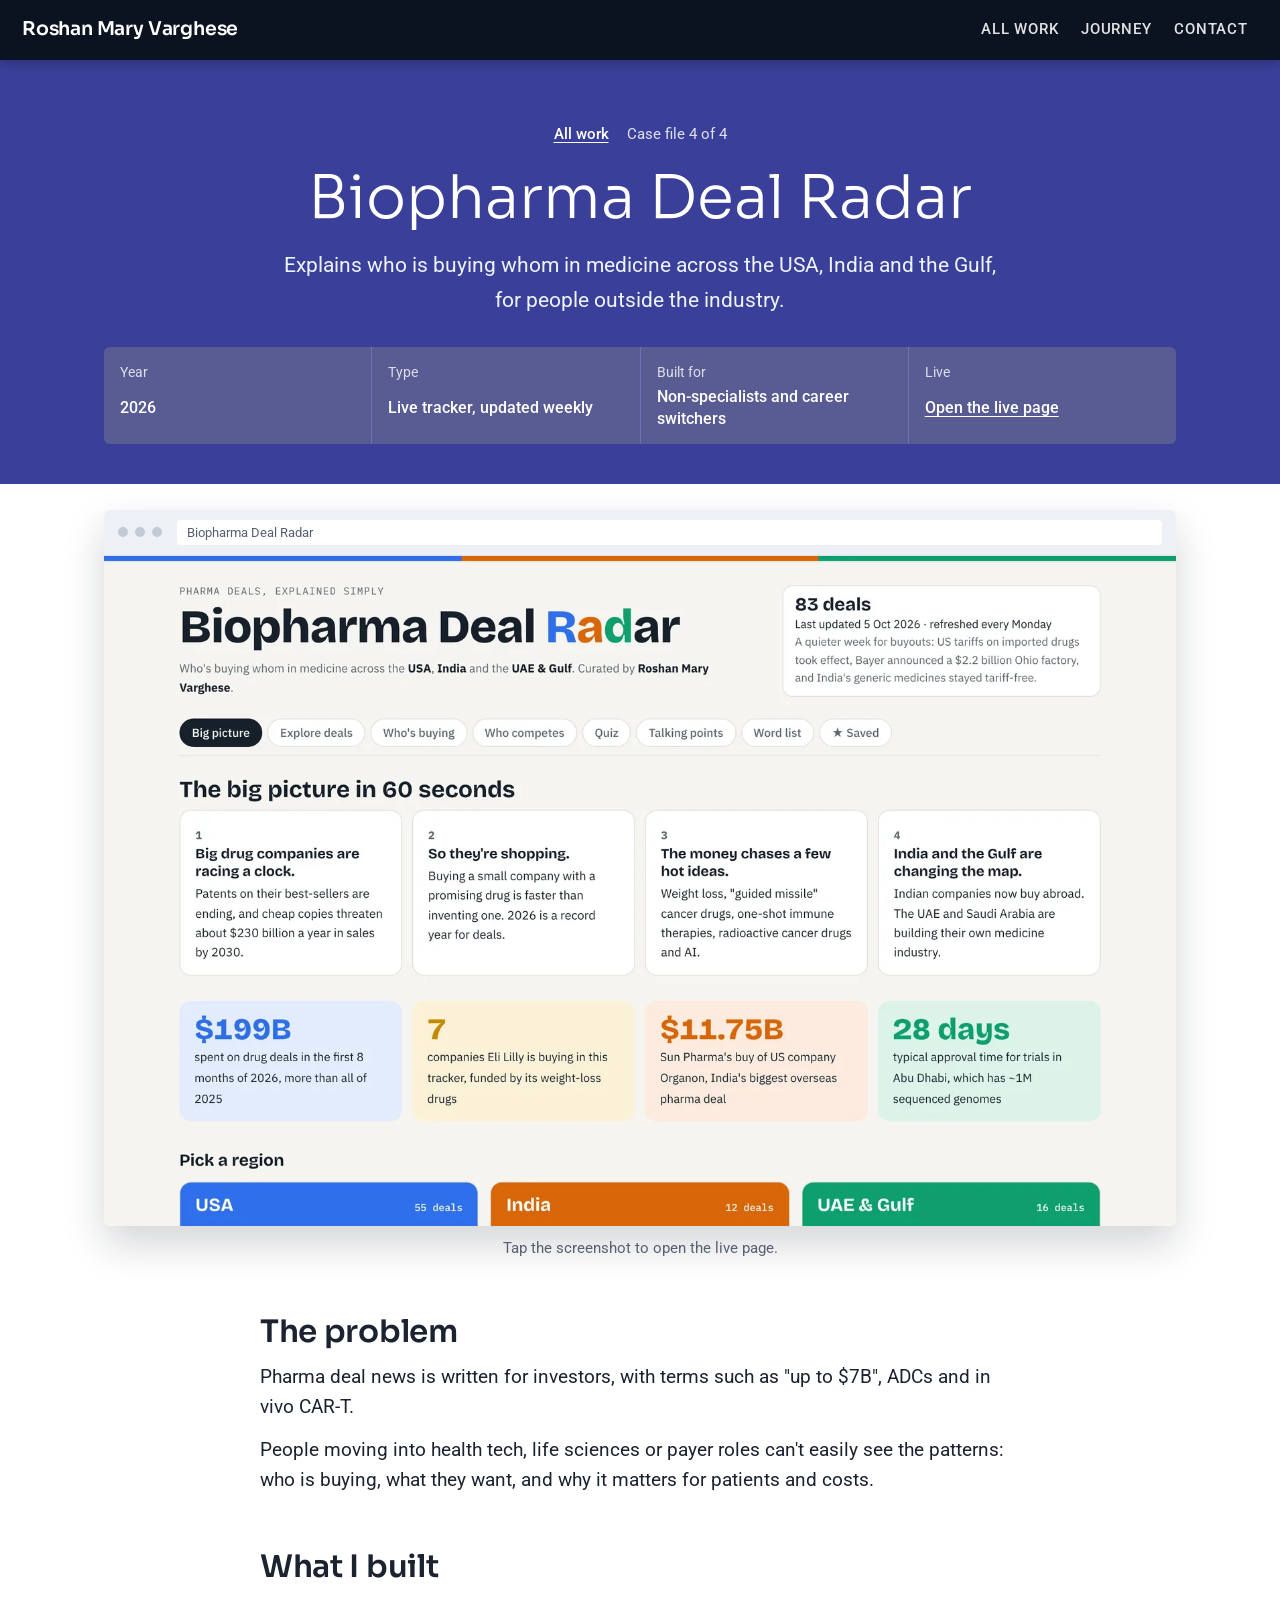
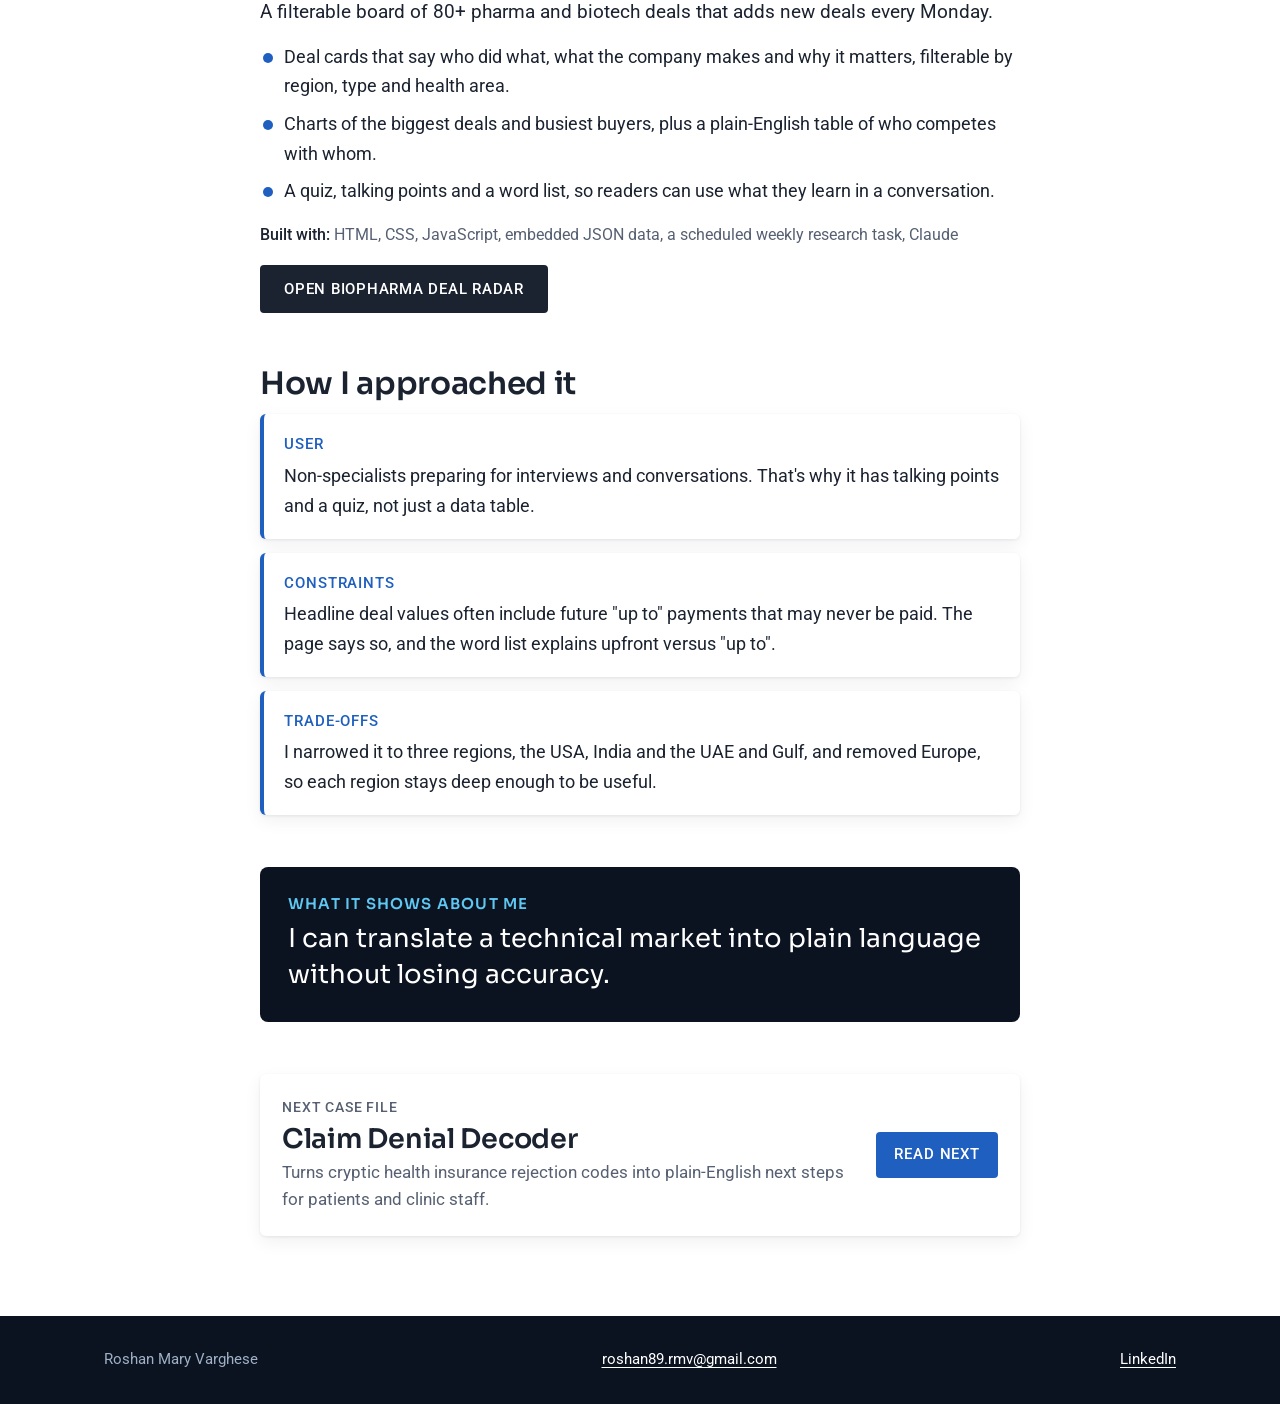
<file: case/biopharma-deal-radar.html>
<!doctype html>
<html lang="en">
<head>
<meta charset="utf-8">
<meta name="viewport" content="width=device-width, initial-scale=1">
<title>Biopharma Deal Radar: case file | Roshan Mary Varghese</title>
<meta name="description" content="Explains who is buying whom in medicine across the USA, India and the Gulf, for people outside the industry.">
<meta property="og:title" content="Biopharma Deal Radar: case file | Roshan Mary Varghese">
<meta property="og:description" content="Explains who is buying whom in medicine across the USA, India and the Gulf, for people outside the industry.">
<meta property="og:image" content="https://roshanmaryvarghese.vercel.app/img/biopharma-deal-radar.webp">
<meta property="og:type" content="website">
<meta name="twitter:card" content="summary_large_image">
<link rel="icon" href="data:image/svg+xml,%3Csvg xmlns='http://www.w3.org/2000/svg' viewBox='0 0 64 64'%3E%3Crect width='64' height='64' rx='14' fill='%230D3B42'/%3E%3Cpath d='M14 64V34a18 18 0 0 1 36 0v30' fill='%238ED1CB'/%3E%3Ccircle cx='46' cy='18' r='7' fill='%23EFA53A'/%3E%3C/svg%3E">
<link rel="preconnect" href="https://fonts.googleapis.com"><link rel="preconnect" href="https://fonts.gstatic.com" crossorigin><link href="https://fonts.googleapis.com/css2?family=Sora:wght@300;400;600&family=Roboto:ital,wght@0,400;0,500;0,700;1,400&display=swap" rel="stylesheet">
<link rel="stylesheet" href="../site.css">
</head>
<body class="case-page">
<a class="skip" href="#main">Skip to content</a>
<header class="bar solid" id="bar">
  <a class="brand" href="../index.html" aria-label="Roshan Mary Varghese, home">Roshan Mary Varghese</a>
  <nav aria-label="Sections"><a href="../index.html#work">All work</a><a href="../index.html#timeline">Journey</a><a href="../index.html#contact">Contact</a></nav>
</header>
<main id="main">
  <div class="case-head" style="--card:#3A3F99">
    <div class="wrap">
      <div class="crumbs"><a href="../index.html#work">All work</a><span>Case file 4 of 4</span></div>
      <h1>Biopharma Deal Radar</h1>
      <p class="impact">Explains who is buying whom in medicine across the USA, India and the Gulf, for people outside the industry.</p>
      <dl class="facts">
        <div><dt>Year</dt><dd>2026</dd></div>
        <div><dt>Type</dt><dd>Live tracker, updated weekly</dd></div>
        <div><dt>Built for</dt><dd>Non-specialists and career switchers</dd></div>
        <div><dt>Live</dt><dd><a href="https://claude.ai/artifact/CHbfJAABRZAxzf44hTQ5EE" target="_blank" rel="noopener">Open the live page</a></dd></div>
      </dl>
    </div>
  </div>

  <div class="wrap">
    <figure class="case-shot">
      <a href="https://claude.ai/artifact/CHbfJAABRZAxzf44hTQ5EE" target="_blank" rel="noopener" aria-label="Open Biopharma Deal Radar, live">
        <div class="chrome" aria-hidden="true"><i></i><i></i><i></i><span>Biopharma Deal Radar</span></div>
        <img src="../img/biopharma-deal-radar.webp" alt="Biopharma Deal Radar: a big-picture summary, headline numbers and region cards for the USA, India and the UAE and Gulf" width="1600" height="1000">
      </a>
      <figcaption>Tap the screenshot to open the live page.</figcaption>
    </figure>

    <div class="case-body">
      <section aria-labelledby="problem" style="padding:0">
        <h2 id="problem">The problem</h2>
        <p>Pharma deal news is written for investors, with terms such as &quot;up to $7B&quot;, ADCs and in vivo CAR-T.</p><p>People moving into health tech, life sciences or payer roles can&#x27;t easily see the patterns: who is buying, what they want, and why it matters for patients and costs.</p>
      </section>

      <section aria-labelledby="built" style="padding:0">
        <h2 id="built">What I built</h2>
        <p>A filterable board of 80+ pharma and biotech deals that adds new deals every Monday.</p>
        <ul class="built"><li>Deal cards that say who did what, what the company makes and why it matters, filterable by region, type and health area.</li><li>Charts of the biggest deals and busiest buyers, plus a plain-English table of who competes with whom.</li><li>A quiz, talking points and a word list, so readers can use what they learn in a conversation.</li></ul>
        <p class="stack" style="margin-top:16px"><b>Built with:</b> HTML, CSS, JavaScript, embedded JSON data, a scheduled weekly research task, Claude</p>
        <div class="links"><a class="btn dark" href="https://claude.ai/artifact/CHbfJAABRZAxzf44hTQ5EE" target="_blank" rel="noopener">Open Biopharma Deal Radar</a></div>
      </section>

      <section aria-labelledby="approach" style="padding:0">
        <h2 id="approach">How I approached it</h2>
        <ul class="approach"><li class="card"><b>User</b><span>Non-specialists preparing for interviews and conversations. That&#x27;s why it has talking points and a quiz, not just a data table.</span></li><li class="card"><b>Constraints</b><span>Headline deal values often include future &quot;up to&quot; payments that may never be paid. The page says so, and the word list explains upfront versus &quot;up to&quot;.</span></li><li class="card"><b>Trade-offs</b><span>I narrowed it to three regions, the USA, India and the UAE and Gulf, and removed Europe, so each region stays deep enough to be useful.</span></li></ul>
      </section>

      <section class="shows" aria-labelledby="shows">
        <h2 id="shows">What it shows about me</h2>
        <p>I can translate a technical market into plain language without losing accuracy.</p>
      </section>

      <a class="next card" href="claim-denial-decoder.html">
        <div><span class="kicker">Next case file</span><h3>Claim Denial Decoder</h3><p>Turns cryptic health insurance rejection codes into plain-English next steps for patients and clinic staff.</p></div>
        <span class="go">Read next</span>
      </a>
    </div>
  </div>
</main>

<footer class="case-foot">
  <div class="wrap">
    <span>Roshan Mary Varghese</span>
    <span><a href="mailto:roshan89.rmv@gmail.com">roshan89.rmv@gmail.com</a></span>
    <span><a href="https://www.linkedin.com/in/roshanmaryvarghese" target="_blank" rel="noopener">LinkedIn</a></span>
  </div>
</footer>
</body>
</html>
</file>
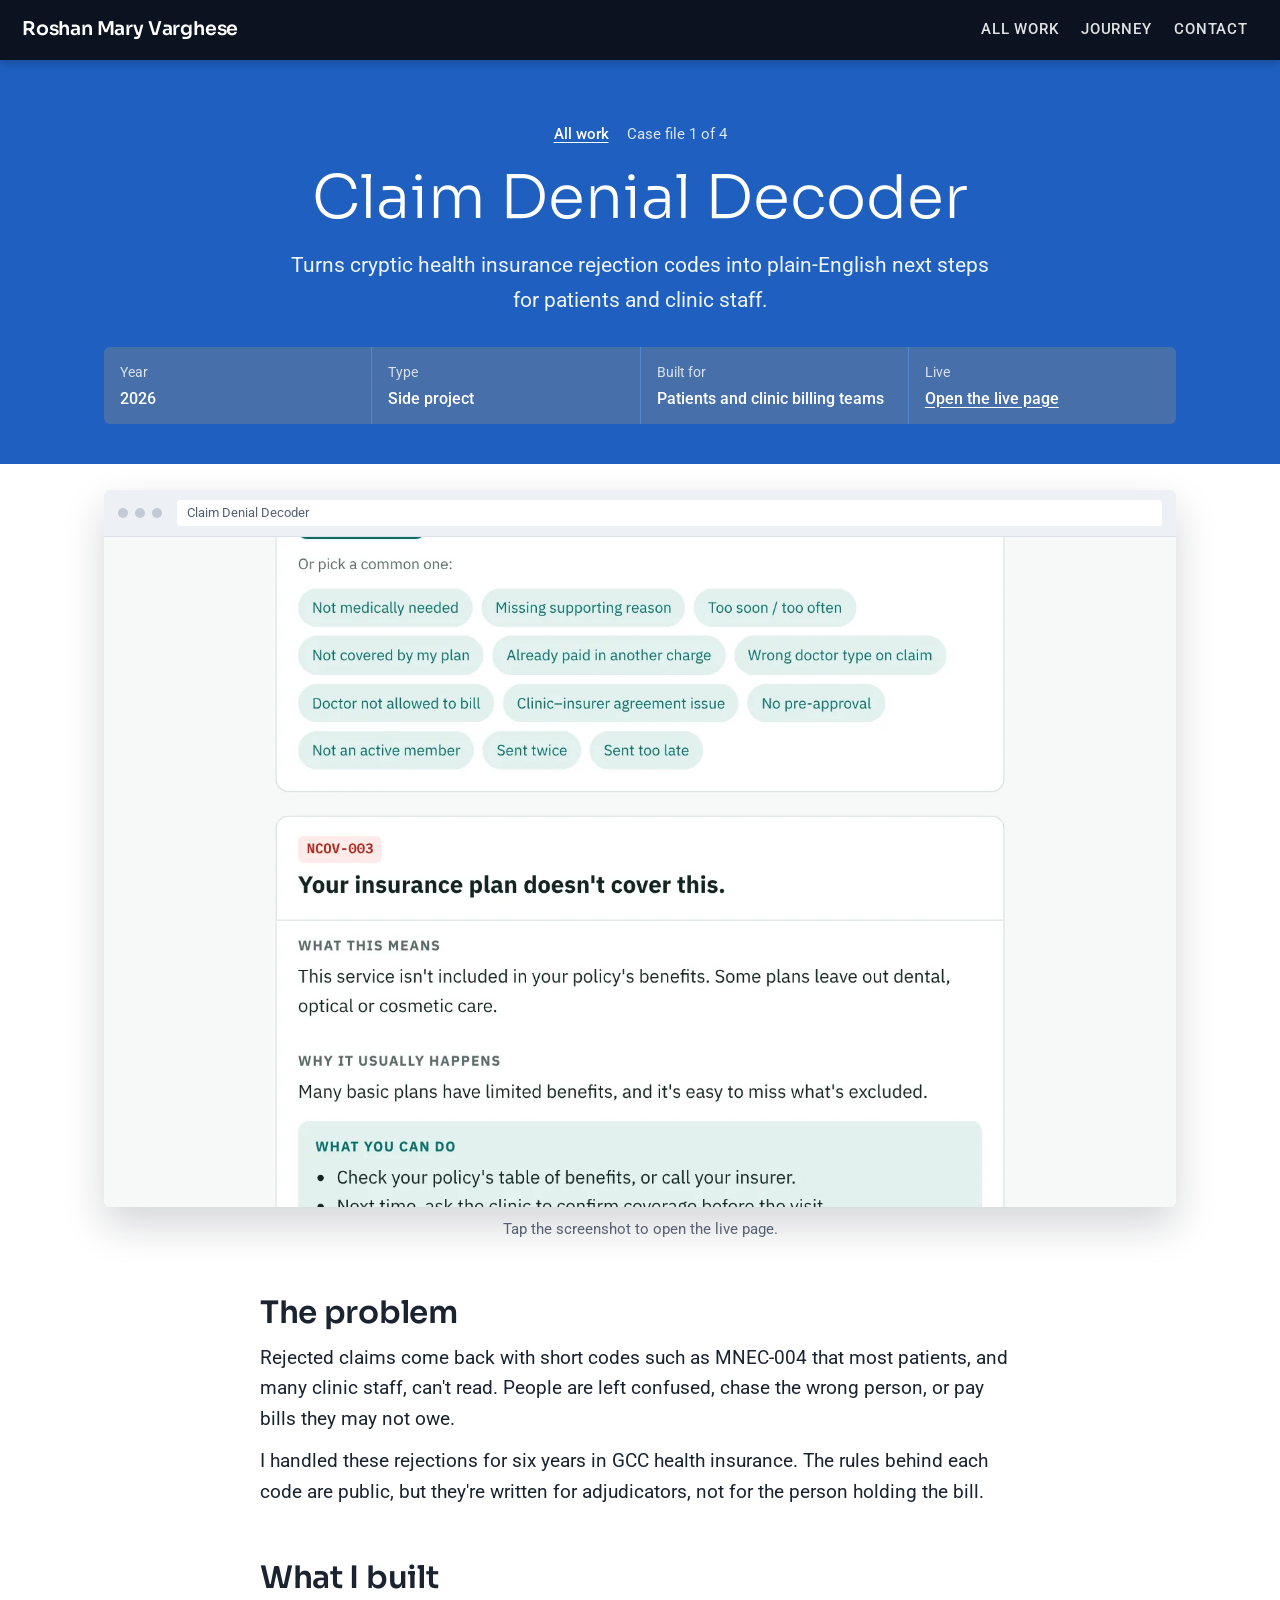
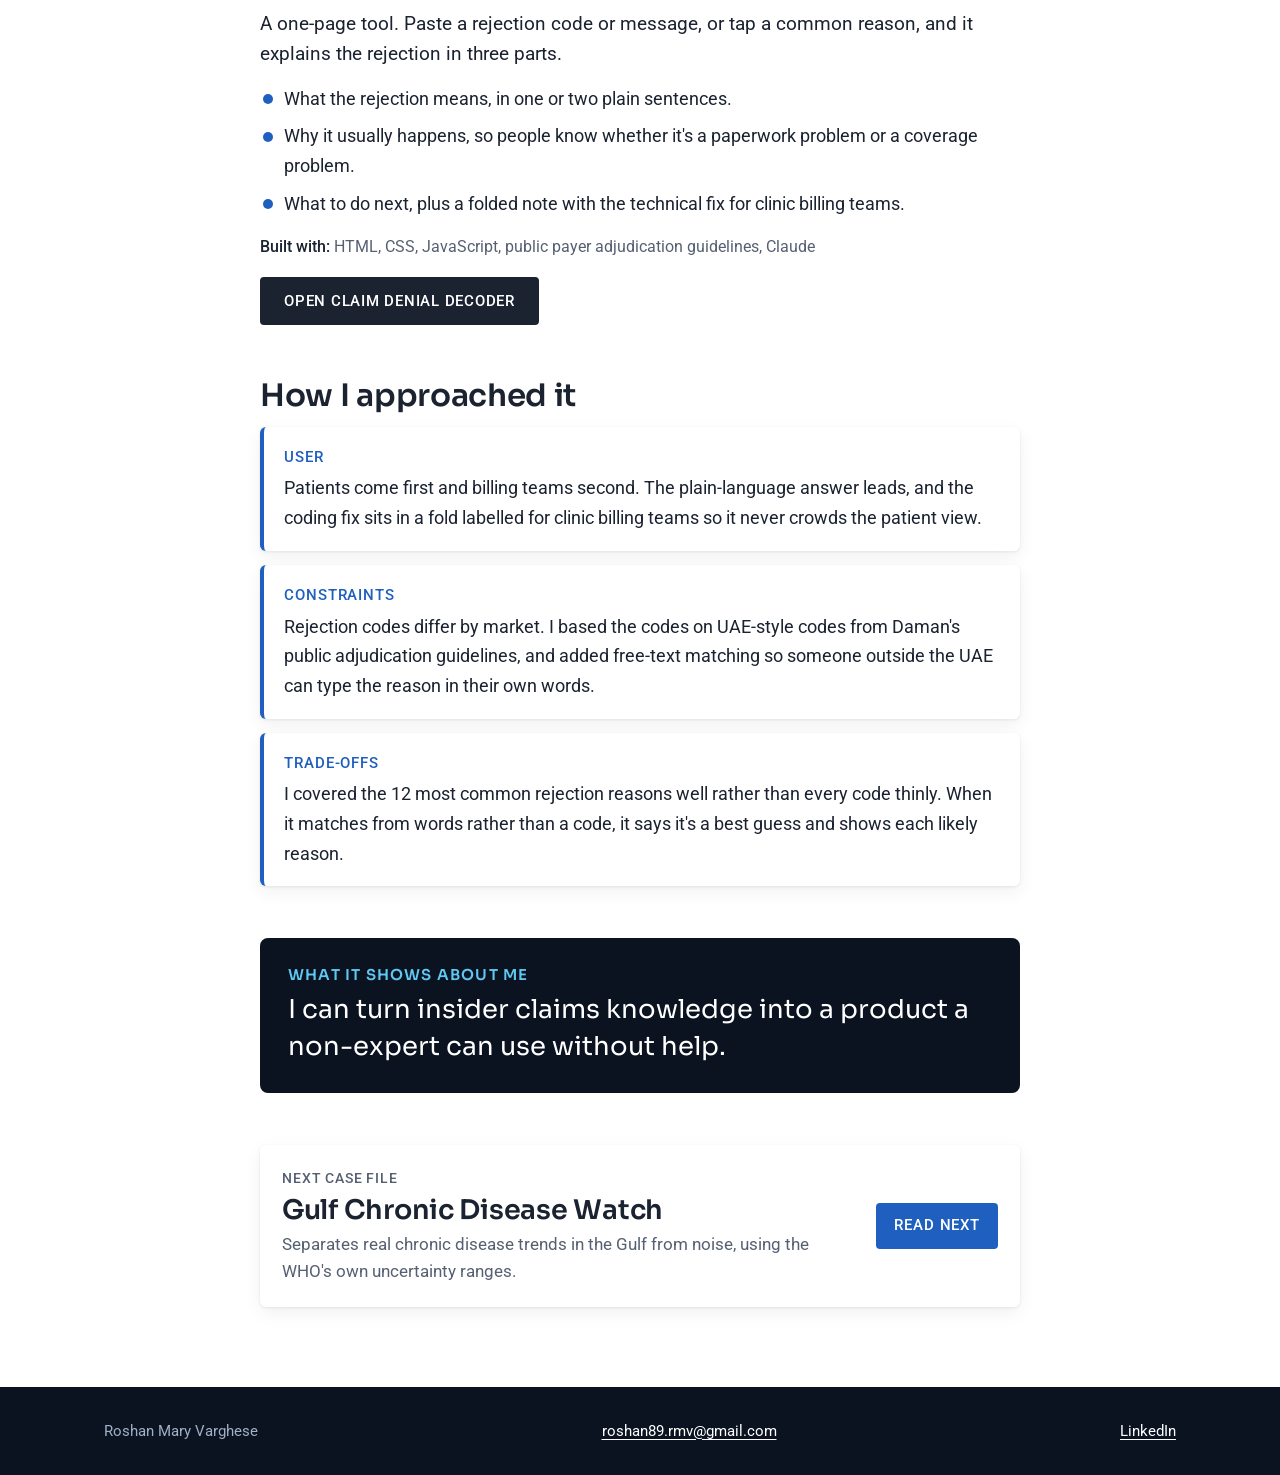
<file: case/claim-denial-decoder.html>
<!doctype html>
<html lang="en">
<head>
<meta charset="utf-8">
<meta name="viewport" content="width=device-width, initial-scale=1">
<title>Claim Denial Decoder: case file | Roshan Mary Varghese</title>
<meta name="description" content="Turns cryptic health insurance rejection codes into plain-English next steps for patients and clinic staff.">
<meta property="og:title" content="Claim Denial Decoder: case file | Roshan Mary Varghese">
<meta property="og:description" content="Turns cryptic health insurance rejection codes into plain-English next steps for patients and clinic staff.">
<meta property="og:image" content="https://roshanmaryvarghese.vercel.app/img/claim-denial-decoder.webp">
<meta property="og:type" content="website">
<meta name="twitter:card" content="summary_large_image">
<link rel="icon" href="data:image/svg+xml,%3Csvg xmlns='http://www.w3.org/2000/svg' viewBox='0 0 64 64'%3E%3Crect width='64' height='64' rx='14' fill='%230D3B42'/%3E%3Cpath d='M14 64V34a18 18 0 0 1 36 0v30' fill='%238ED1CB'/%3E%3Ccircle cx='46' cy='18' r='7' fill='%23EFA53A'/%3E%3C/svg%3E">
<link rel="preconnect" href="https://fonts.googleapis.com"><link rel="preconnect" href="https://fonts.gstatic.com" crossorigin><link href="https://fonts.googleapis.com/css2?family=Sora:wght@300;400;600&family=Roboto:ital,wght@0,400;0,500;0,700;1,400&display=swap" rel="stylesheet">
<link rel="stylesheet" href="../site.css">
</head>
<body class="case-page">
<a class="skip" href="#main">Skip to content</a>
<header class="bar solid" id="bar">
  <a class="brand" href="../index.html" aria-label="Roshan Mary Varghese, home">Roshan Mary Varghese</a>
  <nav aria-label="Sections"><a href="../index.html#work">All work</a><a href="../index.html#timeline">Journey</a><a href="../index.html#contact">Contact</a></nav>
</header>
<main id="main">
  <div class="case-head" style="--card:#1F5FBF">
    <div class="wrap">
      <div class="crumbs"><a href="../index.html#work">All work</a><span>Case file 1 of 4</span></div>
      <h1>Claim Denial Decoder</h1>
      <p class="impact">Turns cryptic health insurance rejection codes into plain-English next steps for patients and clinic staff.</p>
      <dl class="facts">
        <div><dt>Year</dt><dd>2026</dd></div>
        <div><dt>Type</dt><dd>Side project</dd></div>
        <div><dt>Built for</dt><dd>Patients and clinic billing teams</dd></div>
        <div><dt>Live</dt><dd><a href="https://claude.ai/artifact/KUER2xqjB1SmEMi6YyPpWi" target="_blank" rel="noopener">Open the live page</a></dd></div>
      </dl>
    </div>
  </div>

  <div class="wrap">
    <figure class="case-shot">
      <a href="https://claude.ai/artifact/KUER2xqjB1SmEMi6YyPpWi" target="_blank" rel="noopener" aria-label="Open Claim Denial Decoder, live">
        <div class="chrome" aria-hidden="true"><i></i><i></i><i></i><span>Claim Denial Decoder</span></div>
        <img src="../img/claim-denial-decoder.webp" alt="Claim Denial Decoder explaining rejection code NCOV-003: what it means, why it happens and what to do next" width="1600" height="1000">
      </a>
      <figcaption>Tap the screenshot to open the live page.</figcaption>
    </figure>

    <div class="case-body">
      <section aria-labelledby="problem" style="padding:0">
        <h2 id="problem">The problem</h2>
        <p>Rejected claims come back with short codes such as MNEC-004 that most patients, and many clinic staff, can&#x27;t read. People are left confused, chase the wrong person, or pay bills they may not owe.</p><p>I handled these rejections for six years in GCC health insurance. The rules behind each code are public, but they&#x27;re written for adjudicators, not for the person holding the bill.</p>
      </section>

      <section aria-labelledby="built" style="padding:0">
        <h2 id="built">What I built</h2>
        <p>A one-page tool. Paste a rejection code or message, or tap a common reason, and it explains the rejection in three parts.</p>
        <ul class="built"><li>What the rejection means, in one or two plain sentences.</li><li>Why it usually happens, so people know whether it&#x27;s a paperwork problem or a coverage problem.</li><li>What to do next, plus a folded note with the technical fix for clinic billing teams.</li></ul>
        <p class="stack" style="margin-top:16px"><b>Built with:</b> HTML, CSS, JavaScript, public payer adjudication guidelines, Claude</p>
        <div class="links"><a class="btn dark" href="https://claude.ai/artifact/KUER2xqjB1SmEMi6YyPpWi" target="_blank" rel="noopener">Open Claim Denial Decoder</a></div>
      </section>

      <section aria-labelledby="approach" style="padding:0">
        <h2 id="approach">How I approached it</h2>
        <ul class="approach"><li class="card"><b>User</b><span>Patients come first and billing teams second. The plain-language answer leads, and the coding fix sits in a fold labelled for clinic billing teams so it never crowds the patient view.</span></li><li class="card"><b>Constraints</b><span>Rejection codes differ by market. I based the codes on UAE-style codes from Daman&#x27;s public adjudication guidelines, and added free-text matching so someone outside the UAE can type the reason in their own words.</span></li><li class="card"><b>Trade-offs</b><span>I covered the 12 most common rejection reasons well rather than every code thinly. When it matches from words rather than a code, it says it&#x27;s a best guess and shows each likely reason.</span></li></ul>
      </section>

      <section class="shows" aria-labelledby="shows">
        <h2 id="shows">What it shows about me</h2>
        <p>I can turn insider claims knowledge into a product a non-expert can use without help.</p>
      </section>

      <a class="next card" href="gulf-chronic-disease-watch.html">
        <div><span class="kicker">Next case file</span><h3>Gulf Chronic Disease Watch</h3><p>Separates real chronic disease trends in the Gulf from noise, using the WHO&#x27;s own uncertainty ranges.</p></div>
        <span class="go">Read next</span>
      </a>
    </div>
  </div>
</main>

<footer class="case-foot">
  <div class="wrap">
    <span>Roshan Mary Varghese</span>
    <span><a href="mailto:roshan89.rmv@gmail.com">roshan89.rmv@gmail.com</a></span>
    <span><a href="https://www.linkedin.com/in/roshanmaryvarghese" target="_blank" rel="noopener">LinkedIn</a></span>
  </div>
</footer>
</body>
</html>
</file>
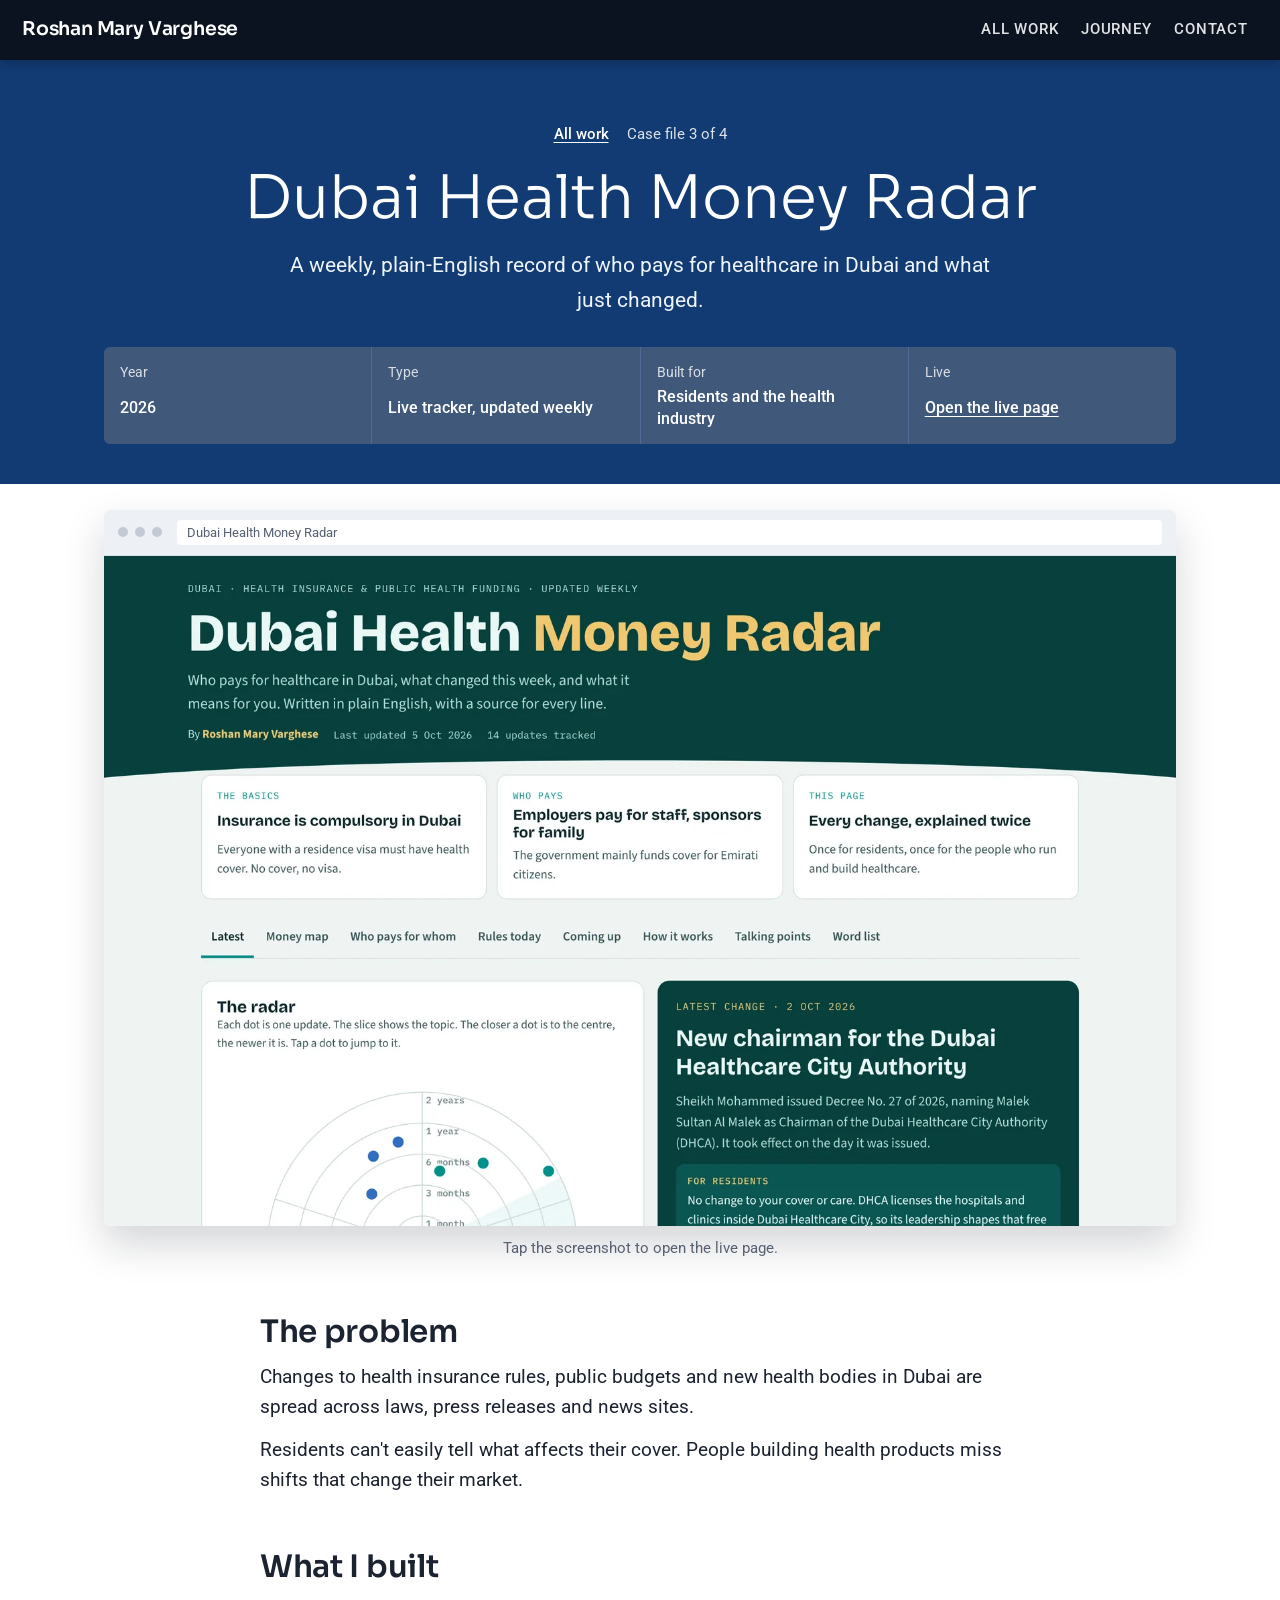
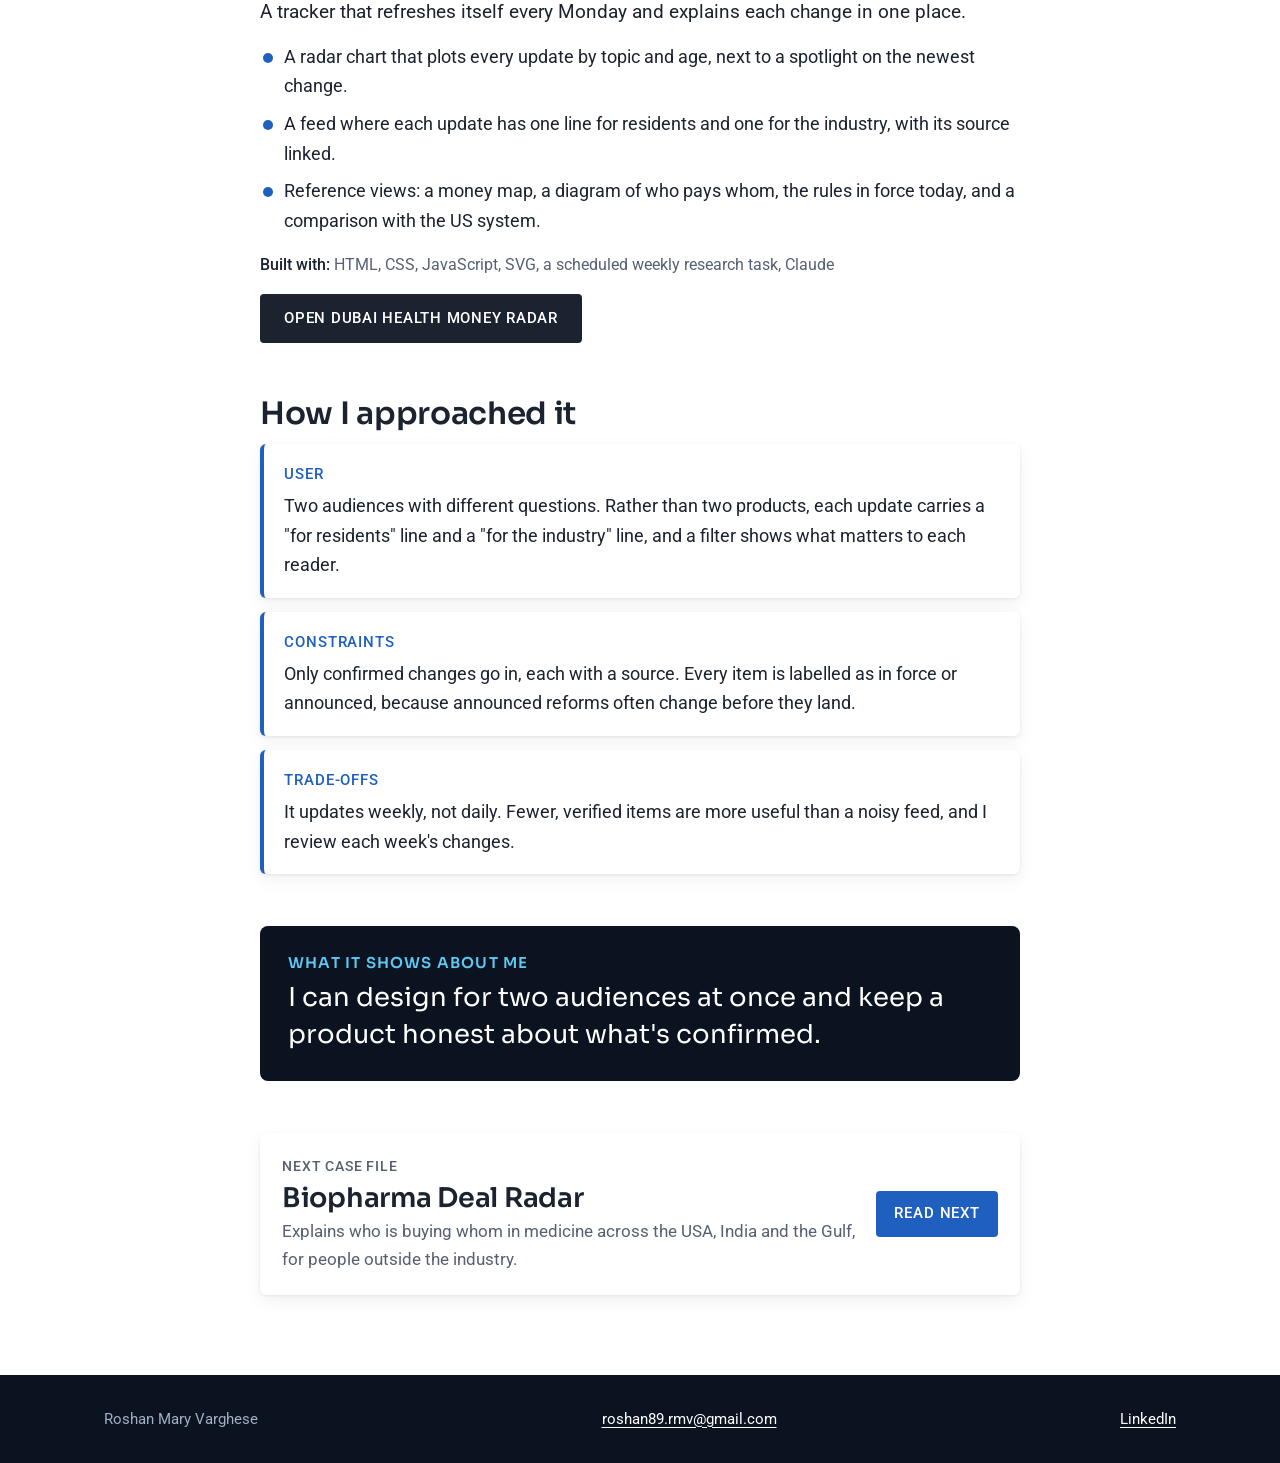
<file: case/dubai-health-money-radar.html>
<!doctype html>
<html lang="en">
<head>
<meta charset="utf-8">
<meta name="viewport" content="width=device-width, initial-scale=1">
<title>Dubai Health Money Radar: case file | Roshan Mary Varghese</title>
<meta name="description" content="A weekly, plain-English record of who pays for healthcare in Dubai and what just changed.">
<meta property="og:title" content="Dubai Health Money Radar: case file | Roshan Mary Varghese">
<meta property="og:description" content="A weekly, plain-English record of who pays for healthcare in Dubai and what just changed.">
<meta property="og:image" content="https://roshanmaryvarghese.vercel.app/img/dubai-health-money-radar.webp">
<meta property="og:type" content="website">
<meta name="twitter:card" content="summary_large_image">
<link rel="icon" href="data:image/svg+xml,%3Csvg xmlns='http://www.w3.org/2000/svg' viewBox='0 0 64 64'%3E%3Crect width='64' height='64' rx='14' fill='%230D3B42'/%3E%3Cpath d='M14 64V34a18 18 0 0 1 36 0v30' fill='%238ED1CB'/%3E%3Ccircle cx='46' cy='18' r='7' fill='%23EFA53A'/%3E%3C/svg%3E">
<link rel="preconnect" href="https://fonts.googleapis.com"><link rel="preconnect" href="https://fonts.gstatic.com" crossorigin><link href="https://fonts.googleapis.com/css2?family=Sora:wght@300;400;600&family=Roboto:ital,wght@0,400;0,500;0,700;1,400&display=swap" rel="stylesheet">
<link rel="stylesheet" href="../site.css">
</head>
<body class="case-page">
<a class="skip" href="#main">Skip to content</a>
<header class="bar solid" id="bar">
  <a class="brand" href="../index.html" aria-label="Roshan Mary Varghese, home">Roshan Mary Varghese</a>
  <nav aria-label="Sections"><a href="../index.html#work">All work</a><a href="../index.html#timeline">Journey</a><a href="../index.html#contact">Contact</a></nav>
</header>
<main id="main">
  <div class="case-head" style="--card:#123A73">
    <div class="wrap">
      <div class="crumbs"><a href="../index.html#work">All work</a><span>Case file 3 of 4</span></div>
      <h1>Dubai Health Money Radar</h1>
      <p class="impact">A weekly, plain-English record of who pays for healthcare in Dubai and what just changed.</p>
      <dl class="facts">
        <div><dt>Year</dt><dd>2026</dd></div>
        <div><dt>Type</dt><dd>Live tracker, updated weekly</dd></div>
        <div><dt>Built for</dt><dd>Residents and the health industry</dd></div>
        <div><dt>Live</dt><dd><a href="https://claude.ai/artifact/7PYZqPuVy4tv63mTWiH6Y8" target="_blank" rel="noopener">Open the live page</a></dd></div>
      </dl>
    </div>
  </div>

  <div class="wrap">
    <figure class="case-shot">
      <a href="https://claude.ai/artifact/7PYZqPuVy4tv63mTWiH6Y8" target="_blank" rel="noopener" aria-label="Open Dubai Health Money Radar, live">
        <div class="chrome" aria-hidden="true"><i></i><i></i><i></i><span>Dubai Health Money Radar</span></div>
        <img src="../img/dubai-health-money-radar.webp" alt="Dubai Health Money Radar: a header, three start-here cards and a radar chart of updates by topic and age" width="1600" height="1000">
      </a>
      <figcaption>Tap the screenshot to open the live page.</figcaption>
    </figure>

    <div class="case-body">
      <section aria-labelledby="problem" style="padding:0">
        <h2 id="problem">The problem</h2>
        <p>Changes to health insurance rules, public budgets and new health bodies in Dubai are spread across laws, press releases and news sites.</p><p>Residents can&#x27;t easily tell what affects their cover. People building health products miss shifts that change their market.</p>
      </section>

      <section aria-labelledby="built" style="padding:0">
        <h2 id="built">What I built</h2>
        <p>A tracker that refreshes itself every Monday and explains each change in one place.</p>
        <ul class="built"><li>A radar chart that plots every update by topic and age, next to a spotlight on the newest change.</li><li>A feed where each update has one line for residents and one for the industry, with its source linked.</li><li>Reference views: a money map, a diagram of who pays whom, the rules in force today, and a comparison with the US system.</li></ul>
        <p class="stack" style="margin-top:16px"><b>Built with:</b> HTML, CSS, JavaScript, SVG, a scheduled weekly research task, Claude</p>
        <div class="links"><a class="btn dark" href="https://claude.ai/artifact/7PYZqPuVy4tv63mTWiH6Y8" target="_blank" rel="noopener">Open Dubai Health Money Radar</a></div>
      </section>

      <section aria-labelledby="approach" style="padding:0">
        <h2 id="approach">How I approached it</h2>
        <ul class="approach"><li class="card"><b>User</b><span>Two audiences with different questions. Rather than two products, each update carries a &quot;for residents&quot; line and a &quot;for the industry&quot; line, and a filter shows what matters to each reader.</span></li><li class="card"><b>Constraints</b><span>Only confirmed changes go in, each with a source. Every item is labelled as in force or announced, because announced reforms often change before they land.</span></li><li class="card"><b>Trade-offs</b><span>It updates weekly, not daily. Fewer, verified items are more useful than a noisy feed, and I review each week&#x27;s changes.</span></li></ul>
      </section>

      <section class="shows" aria-labelledby="shows">
        <h2 id="shows">What it shows about me</h2>
        <p>I can design for two audiences at once and keep a product honest about what&#x27;s confirmed.</p>
      </section>

      <a class="next card" href="biopharma-deal-radar.html">
        <div><span class="kicker">Next case file</span><h3>Biopharma Deal Radar</h3><p>Explains who is buying whom in medicine across the USA, India and the Gulf, for people outside the industry.</p></div>
        <span class="go">Read next</span>
      </a>
    </div>
  </div>
</main>

<footer class="case-foot">
  <div class="wrap">
    <span>Roshan Mary Varghese</span>
    <span><a href="mailto:roshan89.rmv@gmail.com">roshan89.rmv@gmail.com</a></span>
    <span><a href="https://www.linkedin.com/in/roshanmaryvarghese" target="_blank" rel="noopener">LinkedIn</a></span>
  </div>
</footer>
</body>
</html>
</file>
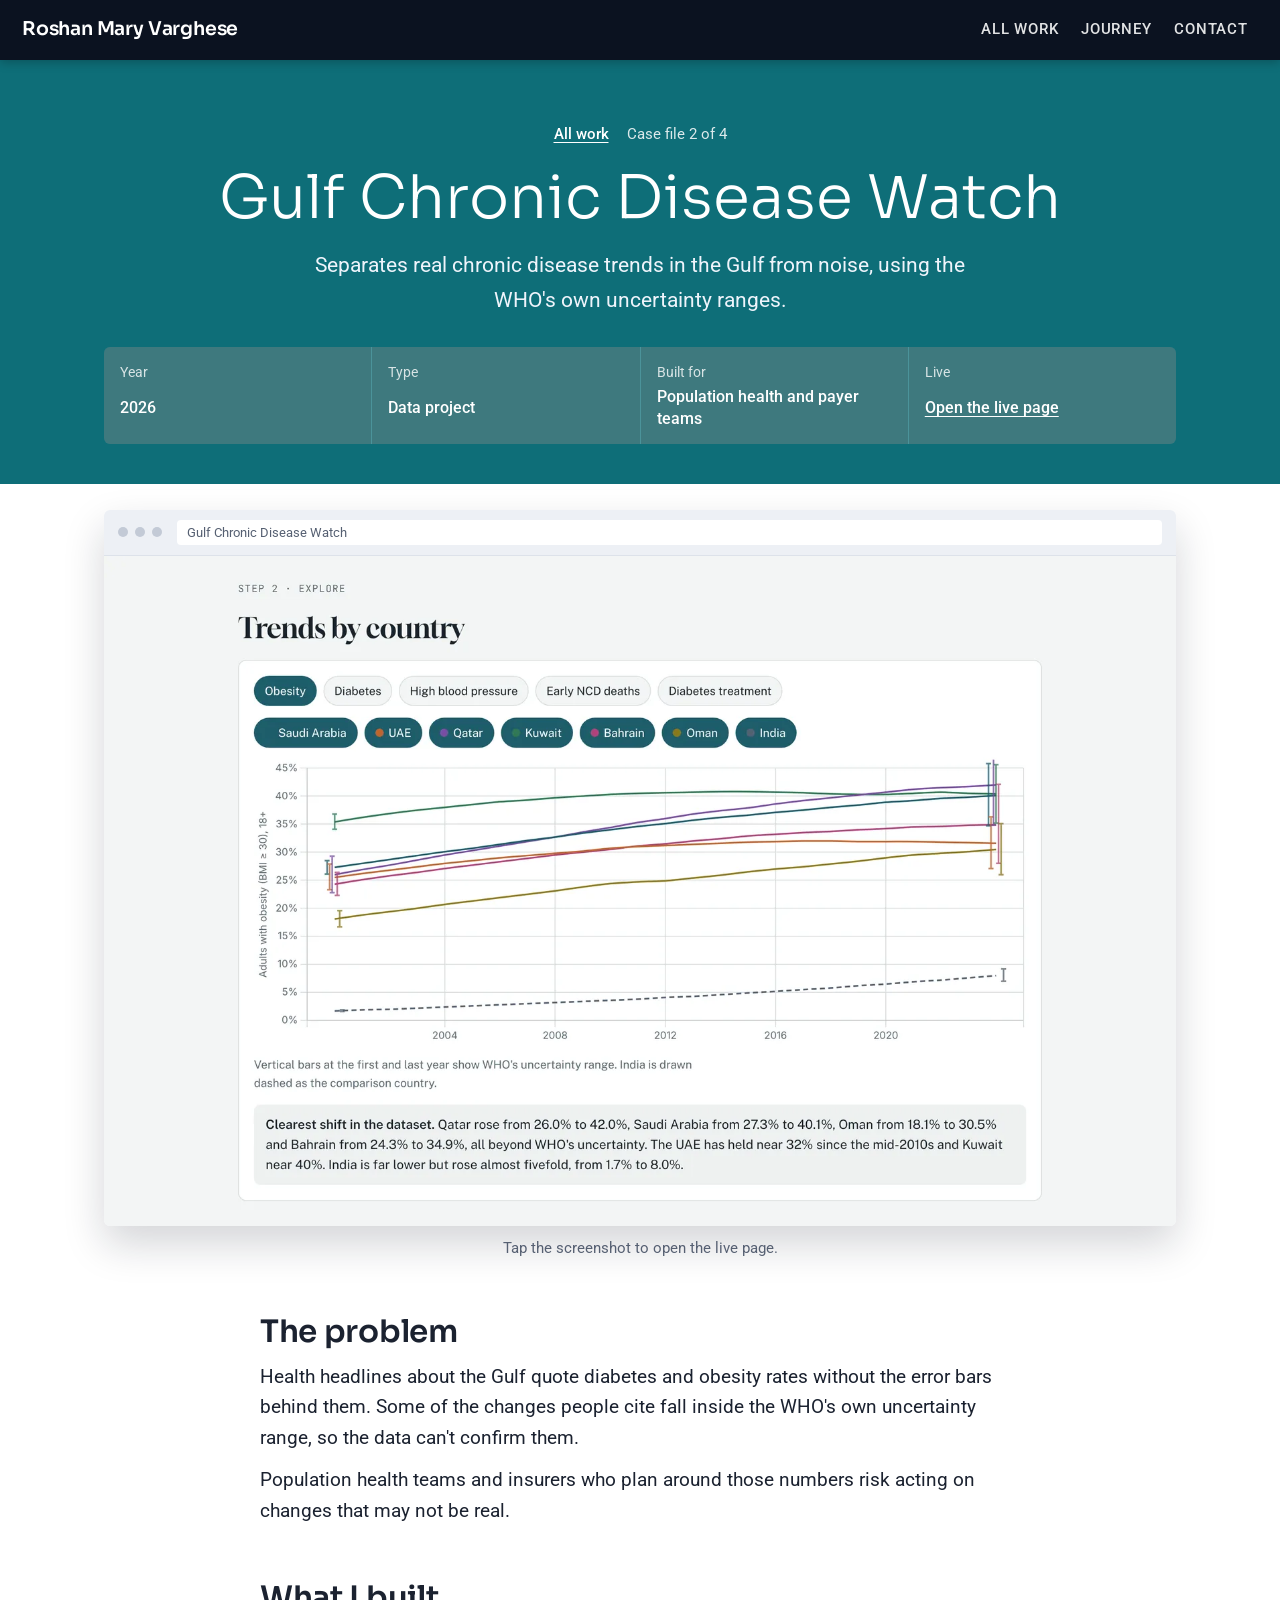
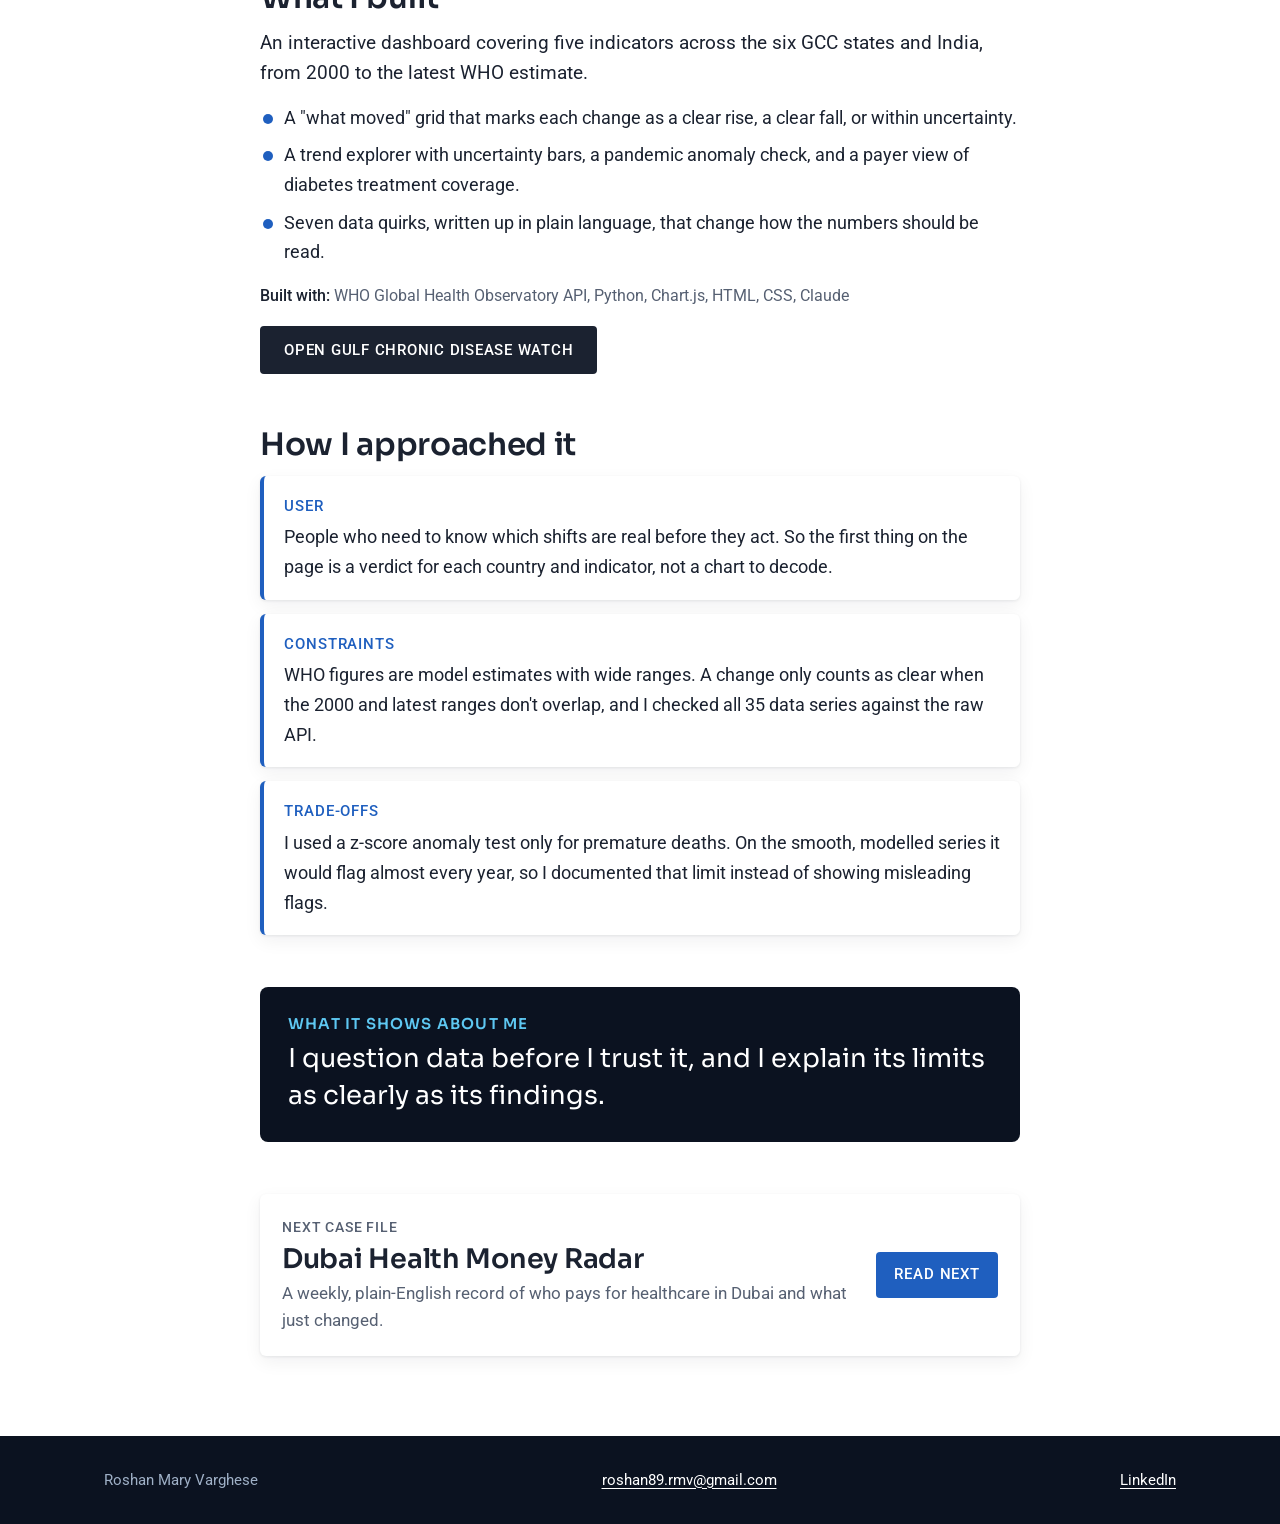
<file: case/gulf-chronic-disease-watch.html>
<!doctype html>
<html lang="en">
<head>
<meta charset="utf-8">
<meta name="viewport" content="width=device-width, initial-scale=1">
<title>Gulf Chronic Disease Watch: case file | Roshan Mary Varghese</title>
<meta name="description" content="Separates real chronic disease trends in the Gulf from noise, using the WHO&#x27;s own uncertainty ranges.">
<meta property="og:title" content="Gulf Chronic Disease Watch: case file | Roshan Mary Varghese">
<meta property="og:description" content="Separates real chronic disease trends in the Gulf from noise, using the WHO&#x27;s own uncertainty ranges.">
<meta property="og:image" content="https://roshanmaryvarghese.vercel.app/img/gulf-chronic-disease-watch.webp">
<meta property="og:type" content="website">
<meta name="twitter:card" content="summary_large_image">
<link rel="icon" href="data:image/svg+xml,%3Csvg xmlns='http://www.w3.org/2000/svg' viewBox='0 0 64 64'%3E%3Crect width='64' height='64' rx='14' fill='%230D3B42'/%3E%3Cpath d='M14 64V34a18 18 0 0 1 36 0v30' fill='%238ED1CB'/%3E%3Ccircle cx='46' cy='18' r='7' fill='%23EFA53A'/%3E%3C/svg%3E">
<link rel="preconnect" href="https://fonts.googleapis.com"><link rel="preconnect" href="https://fonts.gstatic.com" crossorigin><link href="https://fonts.googleapis.com/css2?family=Sora:wght@300;400;600&family=Roboto:ital,wght@0,400;0,500;0,700;1,400&display=swap" rel="stylesheet">
<link rel="stylesheet" href="../site.css">
</head>
<body class="case-page">
<a class="skip" href="#main">Skip to content</a>
<header class="bar solid" id="bar">
  <a class="brand" href="../index.html" aria-label="Roshan Mary Varghese, home">Roshan Mary Varghese</a>
  <nav aria-label="Sections"><a href="../index.html#work">All work</a><a href="../index.html#timeline">Journey</a><a href="../index.html#contact">Contact</a></nav>
</header>
<main id="main">
  <div class="case-head" style="--card:#0E6E78">
    <div class="wrap">
      <div class="crumbs"><a href="../index.html#work">All work</a><span>Case file 2 of 4</span></div>
      <h1>Gulf Chronic Disease Watch</h1>
      <p class="impact">Separates real chronic disease trends in the Gulf from noise, using the WHO&#x27;s own uncertainty ranges.</p>
      <dl class="facts">
        <div><dt>Year</dt><dd>2026</dd></div>
        <div><dt>Type</dt><dd>Data project</dd></div>
        <div><dt>Built for</dt><dd>Population health and payer teams</dd></div>
        <div><dt>Live</dt><dd><a href="https://claude.ai/artifact/Adyt7ckMZNwcC1VpwRYuEr" target="_blank" rel="noopener">Open the live page</a></dd></div>
      </dl>
    </div>
  </div>

  <div class="wrap">
    <figure class="case-shot">
      <a href="https://claude.ai/artifact/Adyt7ckMZNwcC1VpwRYuEr" target="_blank" rel="noopener" aria-label="Open Gulf Chronic Disease Watch, live">
        <div class="chrome" aria-hidden="true"><i></i><i></i><i></i><span>Gulf Chronic Disease Watch</span></div>
        <img src="../img/gulf-chronic-disease-watch.webp" alt="Line chart of adult obesity in six Gulf states and India from 2000 to 2024, with WHO uncertainty bars" width="1600" height="1000">
      </a>
      <figcaption>Tap the screenshot to open the live page.</figcaption>
    </figure>

    <div class="case-body">
      <section aria-labelledby="problem" style="padding:0">
        <h2 id="problem">The problem</h2>
        <p>Health headlines about the Gulf quote diabetes and obesity rates without the error bars behind them. Some of the changes people cite fall inside the WHO&#x27;s own uncertainty range, so the data can&#x27;t confirm them.</p><p>Population health teams and insurers who plan around those numbers risk acting on changes that may not be real.</p>
      </section>

      <section aria-labelledby="built" style="padding:0">
        <h2 id="built">What I built</h2>
        <p>An interactive dashboard covering five indicators across the six GCC states and India, from 2000 to the latest WHO estimate.</p>
        <ul class="built"><li>A &quot;what moved&quot; grid that marks each change as a clear rise, a clear fall, or within uncertainty.</li><li>A trend explorer with uncertainty bars, a pandemic anomaly check, and a payer view of diabetes treatment coverage.</li><li>Seven data quirks, written up in plain language, that change how the numbers should be read.</li></ul>
        <p class="stack" style="margin-top:16px"><b>Built with:</b> WHO Global Health Observatory API, Python, Chart.js, HTML, CSS, Claude</p>
        <div class="links"><a class="btn dark" href="https://claude.ai/artifact/Adyt7ckMZNwcC1VpwRYuEr" target="_blank" rel="noopener">Open Gulf Chronic Disease Watch</a></div>
      </section>

      <section aria-labelledby="approach" style="padding:0">
        <h2 id="approach">How I approached it</h2>
        <ul class="approach"><li class="card"><b>User</b><span>People who need to know which shifts are real before they act. So the first thing on the page is a verdict for each country and indicator, not a chart to decode.</span></li><li class="card"><b>Constraints</b><span>WHO figures are model estimates with wide ranges. A change only counts as clear when the 2000 and latest ranges don&#x27;t overlap, and I checked all 35 data series against the raw API.</span></li><li class="card"><b>Trade-offs</b><span>I used a z-score anomaly test only for premature deaths. On the smooth, modelled series it would flag almost every year, so I documented that limit instead of showing misleading flags.</span></li></ul>
      </section>

      <section class="shows" aria-labelledby="shows">
        <h2 id="shows">What it shows about me</h2>
        <p>I question data before I trust it, and I explain its limits as clearly as its findings.</p>
      </section>

      <a class="next card" href="dubai-health-money-radar.html">
        <div><span class="kicker">Next case file</span><h3>Dubai Health Money Radar</h3><p>A weekly, plain-English record of who pays for healthcare in Dubai and what just changed.</p></div>
        <span class="go">Read next</span>
      </a>
    </div>
  </div>
</main>

<footer class="case-foot">
  <div class="wrap">
    <span>Roshan Mary Varghese</span>
    <span><a href="mailto:roshan89.rmv@gmail.com">roshan89.rmv@gmail.com</a></span>
    <span><a href="https://www.linkedin.com/in/roshanmaryvarghese" target="_blank" rel="noopener">LinkedIn</a></span>
  </div>
</footer>
</body>
</html>
</file>
<file: site.css>
/* Roshan Mary Varghese, portfolio styles.
   Shared by the home page and every case file page.
   Layout follows a classic developer portfolio: a dark full-screen opening over a moving
   network video, a dark top bar, solid-coloured project cards and a centred timeline.
   Colours come from the blues in the network video. */
:root{
  --night:#0B1220;
  --night-2:#131C2E;
  --paper:#FFFFFF;
  --alt:#F3F5F9;
  --ink:#1B2230;
  --slate:#566072;
  --rule:#DDE2EA;
  --glow:#5EC8F2;
  --blue:#1F5FBF;
  --shadow:0 1px 3px rgba(16,24,40,.08),0 6px 18px rgba(16,24,40,.06);
  --head:"Sora","Segoe UI",system-ui,sans-serif;
  --body:"Roboto","Segoe UI",system-ui,sans-serif;
  --wrap:1120px;
}
*{box-sizing:border-box}
html{scroll-behavior:smooth;scroll-padding-top:72px;-webkit-text-size-adjust:100%}
@media (prefers-reduced-motion:reduce){html{scroll-behavior:auto}*{transition:none!important}}
body{margin:0;background:var(--paper);color:var(--ink);font-family:var(--body);font-size:17.5px;line-height:1.65;-webkit-font-smoothing:antialiased}
img{max-width:100%;height:auto;display:block}
a{color:var(--blue);text-underline-offset:3px}
a:focus-visible,button:focus-visible,summary:focus-visible{outline:3px solid var(--glow);outline-offset:3px;border-radius:4px}
h1,h2,h3,h4{margin:0;line-height:1.2;text-wrap:balance}
p{margin:0}
.wrap{max-width:var(--wrap);margin:0 auto;padding-inline:24px}
.narrow{max-width:760px}
.center{text-align:center}
@media (max-width:600px){.wrap{padding-inline:18px}body{font-size:17px}}
.skip{position:absolute;left:-999px;top:8px;background:var(--night);color:#fff;padding:8px 14px;z-index:60}
.skip:focus{left:8px}

/* ---------- top bar ---------- */
.bar{position:fixed;inset:0 0 auto 0;z-index:30;display:flex;align-items:center;gap:16px;min-height:60px;padding:0 22px;transition:background .25s,box-shadow .25s}
.bar.over{background:linear-gradient(rgba(11,18,32,.65),rgba(11,18,32,0))}
.bar.solid{background:var(--night);box-shadow:0 2px 10px rgba(0,0,0,.25)}
.brand{font-family:var(--head);font-weight:600;letter-spacing:-.01em;font-size:19px;color:#fff;text-decoration:none;white-space:nowrap;min-height:44px;display:inline-flex;align-items:center}
.bar nav{display:flex;gap:2px;margin-left:auto;overflow-x:auto;scrollbar-width:none}
.bar nav::-webkit-scrollbar{display:none}
.bar nav a{color:#fff;text-decoration:none;font-weight:500;font-size:14.5px;letter-spacing:.06em;text-transform:uppercase;padding:0 10px;min-height:44px;display:inline-flex;align-items:center;opacity:.88;white-space:nowrap}
.bar nav a:hover,.bar nav a[aria-current="true"]{opacity:1;box-shadow:inset 0 -2px 0 var(--glow)}
@media (max-width:700px){.brand{display:none}.bar{justify-content:center}.bar nav{margin:0 auto}.bar nav a{padding:0 7px;font-size:14px;letter-spacing:.03em}}

/* ---------- hero over the network video ---------- */
.hero{position:relative;min-height:100svh;display:flex;flex-direction:column;align-items:center;justify-content:center;padding:90px 20px 70px;color:#fff;text-align:center;overflow:hidden;background:var(--night) url(media/network-wide.jpg) center/cover}
.hero-video{position:absolute;inset:0;width:100%;height:100%;object-fit:cover}
.hero-shade{position:absolute;inset:0;background:radial-gradient(ellipse at center,rgba(11,18,32,.45),rgba(11,18,32,.82))}
.hero-content{position:relative;display:grid;justify-items:center;gap:6px}
.avatar{width:132px;height:132px;border-radius:50%;object-fit:cover;object-position:50% 25%;border:3px solid rgba(255,255,255,.85);box-shadow:0 0 0 6px rgba(94,200,242,.18),0 10px 30px rgba(0,0,0,.4)}
.hero h1{font-family:var(--head);font-weight:300;font-size:clamp(38px,6.6vw,74px);letter-spacing:-.02em;margin-top:22px;text-shadow:0 2px 18px rgba(0,0,0,.45)}
.tagline{text-wrap:balance;max-width:30em;font-size:clamp(18px,2.2vw,24px);font-weight:400;margin-top:8px;color:#E6F3FA;text-shadow:0 1px 10px rgba(0,0,0,.5)}
.socials{list-style:none;padding:0;margin:26px 0 0;display:flex;gap:10px}
.socials a{color:#fff;display:inline-flex;width:48px;height:48px;align-items:center;justify-content:center;border-radius:50%;transition:background .2s}
.socials a:hover{background:rgba(255,255,255,.14)}
.socials svg{width:24px;height:24px}
.scroll-cue{position:absolute;bottom:18px;left:50%;transform:translateX(-50%);color:#fff;display:inline-flex;width:48px;height:48px;align-items:center;justify-content:center;opacity:.85}

/* ---------- sections ---------- */
.sec{padding-block:84px}
.sec.alt{background:var(--alt)}
@media (max-width:600px){.sec{padding-block:60px}}
.sec-title{font-family:var(--head);font-weight:600;letter-spacing:-.01em;font-size:clamp(28px,3.4vw,36px);color:var(--ink)}
.sec-sub{font-size:18px;color:var(--slate);max-width:38em;margin:12px auto 0}
.lead{font-size:clamp(18px,1.9vw,20px);margin-top:18px;color:var(--ink)}
.creds{display:flex;flex-wrap:wrap;justify-content:center;gap:8px;margin-top:22px}
.creds span{font-size:15px;font-weight:500;background:var(--alt);border:1px solid var(--rule);border-radius:999px;padding:5px 12px}
.ctas{display:flex;flex-wrap:wrap;justify-content:center;gap:10px;margin-top:28px}
.note{margin-top:16px;font-size:15.5px;color:var(--slate)}

/* buttons */
.btn{font-family:var(--body);font-weight:500;font-size:15px;letter-spacing:.05em;text-transform:uppercase;text-decoration:none;min-height:46px;padding:10px 22px;border-radius:4px;display:inline-flex;align-items:center;justify-content:center;border:2px solid var(--blue);color:var(--blue);background:transparent;transition:background .2s,color .2s,box-shadow .2s}
.btn:hover{background:rgba(31,95,191,.08)}
.btn.primary{background:var(--blue);color:#fff}
.btn.primary:hover{background:#184EA0;box-shadow:var(--shadow)}
.btn.dark{background:var(--ink);border-color:var(--ink);color:#fff}
.btn.ghost{border-color:rgba(255,255,255,.6);color:#fff}
.btn.ghost:hover{background:rgba(255,255,255,.1)}

/* ---------- case file cards: solid colour blocks ---------- */
.work-list{display:grid;grid-template-columns:repeat(2,minmax(0,1fr));gap:26px;margin-top:44px}
@media (max-width:820px){.work-list{grid-template-columns:1fr}}
.work{background:var(--card,var(--blue));color:#fff;border-radius:6px;overflow:hidden;display:flex;flex-direction:column;box-shadow:var(--shadow);transition:transform .2s,box-shadow .2s}
.work:hover{transform:translateY(-3px);box-shadow:0 14px 30px rgba(16,24,40,.18)}
.thumb{display:block;margin:16px 16px 0;border-radius:4px;overflow:hidden;background:#fff}
.thumb img{width:100%;aspect-ratio:16/10;object-fit:cover;object-position:top}
.work .body{padding:20px 22px 8px;display:flex;flex-direction:column;gap:8px;flex:1}
.work .meta{display:flex;flex-wrap:wrap;gap:4px 14px;font-size:14.5px;color:rgba(255,255,255,.82)}
.work .meta .type{font-weight:500;color:#fff}
.work h3{font-family:var(--head);font-weight:600;letter-spacing:-.01em;font-size:clamp(23px,2.4vw,26px)}
.work .impact{font-size:17px}
.work .stack{font-size:15px;color:rgba(255,255,255,.85)}
.work .stack b{font-weight:500;color:#fff}
.card-links{display:flex;flex-wrap:wrap;gap:4px 18px;margin-top:auto;padding-block:10px 8px}
.card-links a{color:#fff;font-weight:500;font-size:14.5px;letter-spacing:.06em;text-transform:uppercase;text-decoration:none;min-height:44px;display:inline-flex;align-items:center;border-bottom:2px solid transparent}
.card-links a:hover{border-bottom-color:#fff}

.sub-head{font-family:var(--head);font-weight:600;letter-spacing:-.01em;font-size:22px;margin:64px 0 22px}
.compact{display:grid;grid-template-columns:repeat(2,minmax(0,1fr));gap:18px}
@media (max-width:760px){.compact{grid-template-columns:1fr}}
.compact .card,.cred .card{background:#fff;border-radius:6px;box-shadow:var(--shadow);padding:22px;display:grid;gap:6px;align-content:start}
.meta{display:flex;flex-wrap:wrap;gap:4px 14px;font-size:14.5px;color:var(--slate)}
.meta .type{font-weight:500;color:var(--ink)}
.compact h4{font-family:var(--head);font-size:19px;font-weight:600;letter-spacing:-.01em}
.compact p{font-size:16.5px;color:var(--slate)}

/* ---------- centred, alternating timeline ---------- */
.timeline{list-style:none;margin:52px auto 0;padding:0;position:relative;max-width:1000px}
.timeline::before{content:"";position:absolute;left:50%;top:0;bottom:0;width:4px;margin-left:-2px;background:var(--ink);border-radius:2px}
.node{display:grid;grid-template-columns:1fr 84px 1fr;align-items:start;margin-bottom:46px;position:relative}
.node:last-child{margin-bottom:0}
.dot{grid-column:2;grid-row:1;justify-self:center;width:62px;height:62px;border-radius:50%;background:var(--blue);color:#fff;display:grid;place-items:center;box-shadow:0 0 0 6px var(--paper);position:relative;z-index:1;margin-top:10px}
.dot svg{width:30px;height:30px}
.node.now .dot{background:var(--glow);color:var(--night)}
.when{grid-row:1;font-weight:500;font-size:17px;color:var(--slate);padding-top:28px}
.tcard{grid-row:1;background:#fff;border-radius:6px;box-shadow:var(--shadow);padding:22px 24px;border:1px solid var(--rule)}
.node:nth-child(odd) .tcard{grid-column:1}
.node:nth-child(odd) .when{grid-column:3;padding-left:6px}
.node:nth-child(even) .tcard{grid-column:3}
.node:nth-child(even) .when{grid-column:1;text-align:right;padding-right:6px}
.tcard h3{font-family:var(--head);font-weight:600;letter-spacing:-.01em;font-size:clamp(21px,2.2vw,24px)}
.tcard .where{font-size:15.5px;color:var(--slate);margin-top:4px}
.tcard .learned{margin-top:12px;font-size:17px}
.tcard .learned b{display:block;font-weight:500;font-size:14.5px;color:var(--blue);margin-bottom:2px}
.tcard details{margin-top:8px}
.tcard summary{font-size:15px;font-weight:500;color:var(--blue);cursor:pointer;min-height:44px;display:inline-flex;align-items:center;gap:8px;list-style:none}
.tcard summary::-webkit-details-marker{display:none}
.tcard summary::before{content:"+";display:inline-grid;place-items:center;width:22px;height:22px;border-radius:50%;background:rgba(31,95,191,.1);font-size:16px;line-height:1}
.tcard details[open] summary::before{content:"\2212"}
.tcard details ul{margin:2px 0 0;padding-left:20px;display:grid;gap:4px;font-size:16px;color:var(--slate)}
@media (max-width:760px){
  .timeline::before{left:27px}
  .node{grid-template-columns:56px 1fr;column-gap:14px}
  .dot{grid-column:1;width:50px;height:50px;margin-top:0}
  .dot svg{width:24px;height:24px}
  .node:nth-child(n) .when{grid-column:2;grid-row:1;text-align:left;padding:10px 0 0}
  .node:nth-child(n) .tcard{grid-column:2;grid-row:2;margin-top:8px}
}

/* where I fit: the box the journey lands in */
.fit{margin:56px auto 0;max-width:1000px;background:var(--night);color:#fff;border-radius:8px;padding:34px;position:relative;overflow:hidden;box-shadow:var(--shadow)}
.fit::after{content:"";position:absolute;inset:0;background:url(media/network-wide.jpg) center/cover;opacity:.18;pointer-events:none}
.fit > *{position:relative;z-index:1}
.fit-kicker{font-family:var(--body);font-weight:500;font-size:15px;letter-spacing:.08em;text-transform:uppercase;color:var(--glow)}
.fit-line{font-family:var(--head);font-weight:400;font-size:clamp(23px,2.9vw,32px);line-height:1.35;margin-top:10px}
.fit-grid{display:grid;grid-template-columns:repeat(3,minmax(0,1fr));gap:14px;margin-top:24px}
.fit-grid div{background:rgba(255,255,255,.07);border:1px solid rgba(255,255,255,.14);border-radius:6px;padding:16px}
.fit-grid h4{font-family:var(--head);font-size:18px;font-weight:600;color:var(--glow)}
.fit-grid p{font-size:16px;color:#D3DDEA;margin-top:4px}
.fit-roles{margin-top:20px;font-size:16.5px;color:#D3DDEA}
.fit-roles b{color:#fff;font-weight:500}
@media (max-width:700px){.fit{padding:24px}.fit-grid{grid-template-columns:1fr}}

/* ---------- credentials ---------- */
.cred{display:grid;grid-template-columns:repeat(3,minmax(0,1fr));gap:18px;margin-top:40px}
@media (max-width:900px){.cred{grid-template-columns:repeat(2,minmax(0,1fr))}}
@media (max-width:560px){.cred{grid-template-columns:1fr}}
.cred h3{font-family:var(--head);font-size:19px;font-weight:500}
.cred p{font-size:16px;color:var(--slate)}
.cred .card.wide{grid-column:span 2}
@media (max-width:560px){.cred .card.wide{grid-column:auto}}
.colophon{margin:40px auto 0;max-width:760px;text-align:center}
.colophon h3{font-size:18px;font-weight:500}
.colophon p{font-size:16px;color:var(--slate);margin-top:6px}

/* ---------- contact ---------- */
.contact{background:var(--night) url(media/network-wide.jpg) center/cover;position:relative;color:#fff;padding-block:90px 0}
.contact::before{content:"";position:absolute;inset:0;background:rgba(11,18,32,.84)}
.contact > *{position:relative}
.contact h2{font-family:var(--head);font-weight:300;font-size:clamp(34px,5vw,56px)}
.contact .lead{color:#D3DDEA}
.contact .btn.primary{background:var(--glow);border-color:var(--glow);color:var(--night)}
.contact .btn.primary:hover{background:#7FD5F6}
footer.foot{margin-top:80px;padding-block:20px;border-top:1px solid rgba(255,255,255,.14);display:flex;flex-wrap:wrap;justify-content:space-between;gap:8px;font-size:14.5px;color:#9FB0C6}

/* ---------- case file pages ---------- */
.case-page{padding-top:60px}
.case-head{background:var(--card,var(--blue));color:#fff;padding-block:52px 40px;text-align:center}
.crumbs{font-size:15px;display:flex;flex-wrap:wrap;gap:4px 18px;justify-content:center;align-items:center;color:rgba(255,255,255,.85)}
.crumbs a{color:#fff;font-weight:500;min-height:44px;display:inline-flex;align-items:center}
.case-head h1{font-family:var(--head);font-weight:300;font-size:clamp(36px,5.6vw,60px);margin:6px auto 0;max-width:16em}
.case-head .impact{font-size:clamp(18px,2vw,21px);margin:14px auto 0;max-width:34em;color:#EEF4FB}
.facts{display:grid;grid-template-columns:repeat(4,minmax(0,1fr));gap:1px;background:rgba(255,255,255,.25);border-radius:6px;overflow:hidden;margin:30px 0 0;text-align:left}
.facts div{background:rgba(0,0,0,.18);padding:14px 16px;display:grid;gap:2px}
.facts dt{font-size:14px;color:rgba(255,255,255,.8)}
.facts dd{margin:0;font-weight:500;font-size:16px;line-height:1.35}
.facts dd a{color:#fff;display:inline-flex;align-items:center;min-height:44px;margin-block:-10px}
@media (max-width:760px){.facts{grid-template-columns:repeat(2,minmax(0,1fr))}}
.case-shot{margin:-10px 0 0;position:relative}
.case-shot a{display:block;overflow:hidden;border-radius:6px;background:#fff;box-shadow:0 18px 40px rgba(16,24,40,.18);text-decoration:none;margin-top:36px}
.case-shot .chrome{display:flex;align-items:center;gap:7px;padding:10px 14px;background:#EDF0F5;border-bottom:1px solid var(--rule)}
.case-shot .chrome i{width:10px;height:10px;border-radius:50%;background:#C3CAD6}
.case-shot .chrome span{margin-left:8px;font-size:13px;color:var(--slate);background:#fff;border-radius:4px;padding:2px 10px;flex:1;overflow:hidden;white-space:nowrap;text-overflow:ellipsis}
.case-shot img{width:100%;aspect-ratio:16/10;object-fit:cover;object-position:top}
.case-shot figcaption{font-size:15px;color:var(--slate);margin-top:10px;text-align:center}
.case-body{display:grid;gap:52px;max-width:760px;margin:0 auto;padding-block:52px 80px}
.case-body h2{font-family:var(--head);font-weight:600;letter-spacing:-.01em;font-size:clamp(25px,3vw,31px);margin-bottom:12px}
.case-body p{font-size:18.5px}
.case-body p + p{margin-top:12px}
.case-body .stack{font-size:16px;color:var(--slate)}
.case-body .stack b{color:var(--ink);font-weight:500}
.case-body .links{display:flex;flex-wrap:wrap;gap:10px;margin-top:16px}
.approach{list-style:none;margin:0;padding:0;display:grid;gap:14px}
.approach li{background:#fff;border-radius:6px;box-shadow:var(--shadow);border-left:4px solid var(--blue);padding:18px 20px;display:grid;gap:4px}
.approach b{font-weight:500;font-size:15px;letter-spacing:.06em;text-transform:uppercase;color:var(--blue)}
.approach span{font-size:18px}
.built{list-style:none;padding:0;margin:14px 0 0;display:grid;gap:8px}
.built li{padding-left:24px;position:relative;font-size:18px}
.built li::before{content:"";position:absolute;left:3px;top:.6em;width:10px;height:10px;border-radius:50%;background:var(--blue)}
.shows{background:var(--night);color:#fff;border-radius:8px;padding:28px}
.shows h2{color:var(--glow);font-size:15px;letter-spacing:.08em;text-transform:uppercase;margin-bottom:8px}
.shows p{font-family:var(--head);font-size:clamp(21px,2.5vw,26px);line-height:1.4}
.next{display:grid;grid-template-columns:1fr auto;gap:18px;align-items:center;padding:22px;text-decoration:none;color:var(--ink);background:#fff;border-radius:6px;box-shadow:var(--shadow)}
.next:hover{box-shadow:0 14px 30px rgba(16,24,40,.14)}
.next .kicker{display:block;font-size:14px;font-weight:500;letter-spacing:.06em;text-transform:uppercase;color:var(--slate);margin-bottom:4px}
.next h3{font-family:var(--head);font-weight:600;letter-spacing:-.01em;font-size:clamp(22px,2.6vw,27px)}
.next p{font-size:16.5px;color:var(--slate);margin-top:4px}
.next .go{font-weight:500;font-size:14.5px;letter-spacing:.06em;text-transform:uppercase;color:#fff;background:var(--blue);border-radius:4px;padding:11px 18px;white-space:nowrap}
@media (max-width:560px){.next{grid-template-columns:1fr}.next .go{justify-self:start}}
.case-foot{background:var(--night);color:#9FB0C6;padding-block:22px;font-size:15px}
.case-foot .wrap{display:flex;flex-wrap:wrap;gap:6px 22px;justify-content:space-between;align-items:center}
.case-foot a{color:#fff;min-height:44px;display:inline-flex;align-items:center}

.btn.email{text-transform:none;letter-spacing:.01em;font-size:16px}
</file>
